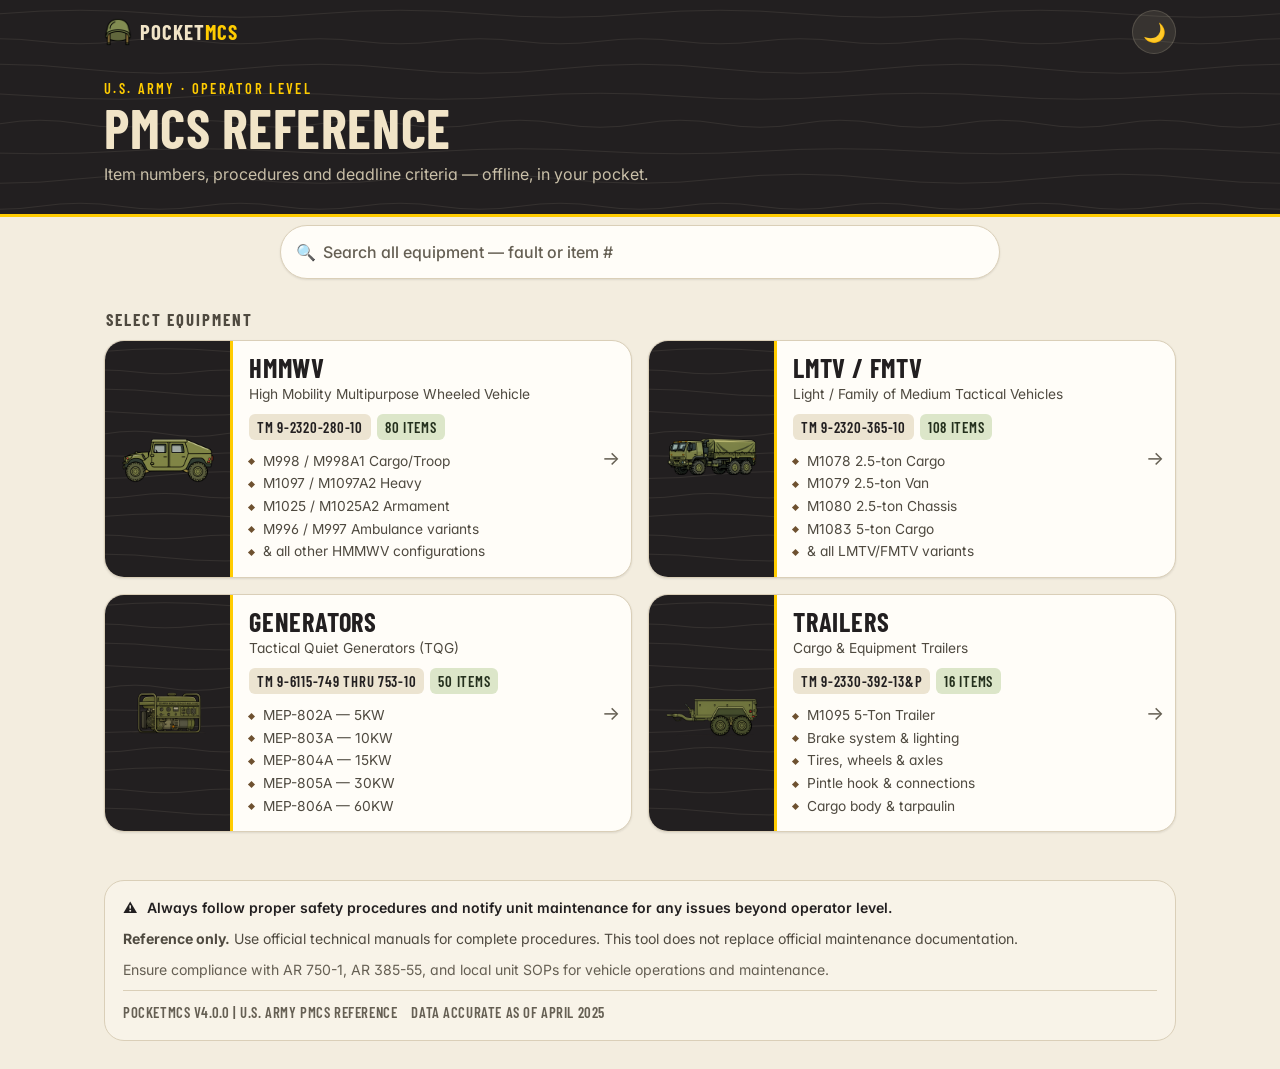
<file: index.html>
<!DOCTYPE html>
<html lang="en">

<head>
    <meta charset="UTF-8">
    <meta name="viewport" content="width=device-width, initial-scale=1, viewport-fit=cover">
    <title>PocketMCS</title>
    <meta name="description" content="Pocket PMCS reference for HMMWV, LMTV/FMTV, Tactical Quiet Generators and M1095 trailers — find item numbers fast.">
    <meta name="theme-color" content="#221F20">
    <meta name="mobile-web-app-capable" content="yes">
    <meta name="apple-mobile-web-app-capable" content="yes">
    <meta name="apple-mobile-web-app-status-bar-style" content="default">
    <meta name="apple-mobile-web-app-title" content="PocketMCS">
    <link rel="manifest" href="manifest.webmanifest">
    <link rel="icon" href="icons/icon-192.png" type="image/png">
    <link rel="apple-touch-icon" href="icons/apple-touch-icon.png">
    <link rel="preconnect" href="https://fonts.googleapis.com">
    <link rel="preconnect" href="https://fonts.gstatic.com" crossorigin>
    <link rel="stylesheet" href="https://fonts.googleapis.com/css2?family=Barlow+Condensed:wght@600;700&family=Inter:wght@400;500;600;700&display=swap">
    <link rel="stylesheet" href="css/tokens.css">
    <link rel="stylesheet" href="css/base.css">
    <link rel="stylesheet" href="css/components.css">
</head>

<body class="home-page">
    <script>try{if(localStorage.getItem('pocketmcs-darkmode')==='true')document.body.classList.add('dark-mode')}catch(e){}</script>
    <header class="masthead masthead-home">
        <div class="container">
            <div class="masthead-bar">
                <a href="index.html" class="wordmark" aria-label="PocketMCS home" aria-current="page">
                    <img src="images/military-hat.png" alt="" class="wordmark-icon">
                    <span class="wordmark-text">Pocket<b>MCS</b></span>
                </a>
                <button id="darkModeToggle" class="masthead-btn dark-mode-toggle" type="button" title="Toggle Dark Mode" aria-label="Toggle dark mode" aria-pressed="false">🌙</button>
            </div>
            <div class="masthead-hero">
                <p class="masthead-eyebrow">U.S. Army · Operator Level</p>
                <h1 class="masthead-title">PMCS Reference</h1>
                <p class="masthead-sub">Item numbers, procedures and deadline criteria — offline, in your pocket.</p>
            </div>
        </div>
    </header>

    <!-- Category Selection -->
    <main class="home-main">
        <div class="container">
            <div class="home-search" role="search">
                <div class="searchbar">
                    <span class="searchbar-icon" aria-hidden="true">🔍</span>
                    <input type="search" id="globalSearch" class="home-search-input" enterkeyhint="search" autocomplete="off"
                        autocorrect="off" autocapitalize="off" spellcheck="false" placeholder="Search all equipment — fault or item #"
                        aria-label="Search all equipment by fault, part, or item number" aria-controls="globalResults">
                    <button class="searchbar-clear" id="globalClear" type="button" aria-label="Clear search" hidden>✕</button>
                </div>
            </div>

            <div class="home-results" id="globalResults" aria-live="polite" hidden></div>

            <h2 class="home-section-label" id="equipmentLabel">Select equipment</h2>
            <div class="category-grid" aria-labelledby="equipmentLabel">

                <a href="humvee.html" class="category-card">
                    <div class="category-icon-wrap">
                        <img src="images/humvee.png" alt="HMMWV" class="category-img">
                    </div>
                    <div class="category-body">
                        <h3 class="category-title">HMMWV</h3>
                        <p class="category-subtitle">High Mobility Multipurpose Wheeled Vehicle</p>
                        <p class="category-meta"><span class="category-tm">TM 9-2320-280-10</span><span class="category-count">80 items</span></p>
                        <ul class="category-models">
                            <li>M998 / M998A1 Cargo/Troop</li>
                            <li>M1097 / M1097A2 Heavy</li>
                            <li>M1025 / M1025A2 Armament</li>
                            <li>M996 / M997 Ambulance variants</li>
                            <li>&amp; all other HMMWV configurations</li>
                        </ul>
                    </div>
                    <div class="category-arrow">&#8594;</div>
                </a>

                <a href="lmtv.html" class="category-card">
                    <div class="category-icon-wrap">
                        <img src="images/lmtv.png" alt="LMTV / FMTV" class="category-img">
                    </div>
                    <div class="category-body">
                        <h3 class="category-title">LMTV / FMTV</h3>
                        <p class="category-subtitle">Light / Family of Medium Tactical Vehicles</p>
                        <p class="category-meta"><span class="category-tm">TM 9-2320-365-10</span><span class="category-count">108 items</span></p>
                        <ul class="category-models">
                            <li>M1078 2.5-ton Cargo</li>
                            <li>M1079 2.5-ton Van</li>
                            <li>M1080 2.5-ton Chassis</li>
                            <li>M1083 5-ton Cargo</li>
                            <li>&amp; all LMTV/FMTV variants</li>
                        </ul>
                    </div>
                    <div class="category-arrow">&#8594;</div>
                </a>

                <a href="gen.html" class="category-card">
                    <div class="category-icon-wrap">
                        <img src="images/gen.png" alt="Generators" class="category-img">
                    </div>
                    <div class="category-body">
                        <h3 class="category-title">Generators</h3>
                        <p class="category-subtitle">Tactical Quiet Generators (TQG)</p>
                        <p class="category-meta"><span class="category-tm">TM 9-6115-749 thru 753-10</span><span class="category-count">50 items</span></p>
                        <ul class="category-models">
                            <li>MEP-802A &mdash; 5KW</li>
                            <li>MEP-803A &mdash; 10KW</li>
                            <li>MEP-804A &mdash; 15KW</li>
                            <li>MEP-805A &mdash; 30KW</li>
                            <li>MEP-806A &mdash; 60KW</li>
                        </ul>
                    </div>
                    <div class="category-arrow">&#8594;</div>
                </a>

                <a href="trailer.html" class="category-card">
                    <div class="category-icon-wrap">
                        <img src="images/trailer.png" alt="Trailers" class="category-img">
                    </div>
                    <div class="category-body">
                        <h3 class="category-title">Trailers</h3>
                        <p class="category-subtitle">Cargo &amp; Equipment Trailers</p>
                        <p class="category-meta"><span class="category-tm">TM 9-2330-392-13&amp;P</span><span class="category-count">16 items</span></p>
                        <ul class="category-models">
                            <li>M1095 5-Ton Trailer</li>
                            <li>Brake system &amp; lighting</li>
                            <li>Tires, wheels &amp; axles</li>
                            <li>Pintle hook &amp; connections</li>
                            <li>Cargo body &amp; tarpaulin</li>
                        </ul>
                    </div>
                    <div class="category-arrow">&#8594;</div>
                </a>

            </div>
        </div>
    </main>

    <!-- Footer -->
    <footer class="footer">
        <div class="container">
            <div class="footer-card">
                <p class="footer-safety"><span class="safety-icon" aria-hidden="true">⚠️</span><span>Always follow proper safety procedures and notify unit maintenance for any issues beyond operator level.</span></p>
                <p class="footer-disclaimer"><strong>Reference only.</strong> Use official technical manuals for complete procedures. This tool does not replace official maintenance documentation.</p>
                <p class="footer-compliance">Ensure compliance with AR 750-1, AR 385-55, and local unit SOPs for vehicle operations and maintenance.</p>
                <p class="footer-meta"><span>PocketMCS v4.0.0 | U.S. Army PMCS Reference</span><span>Data accurate as of April 2025</span></p>
            </div>
        </div>
    </footer>
    <script src="js/search.js"></script>
    <script src="js/shell.js"></script>
    <script src="js/home.js"></script>
</body>

</html>
</file>
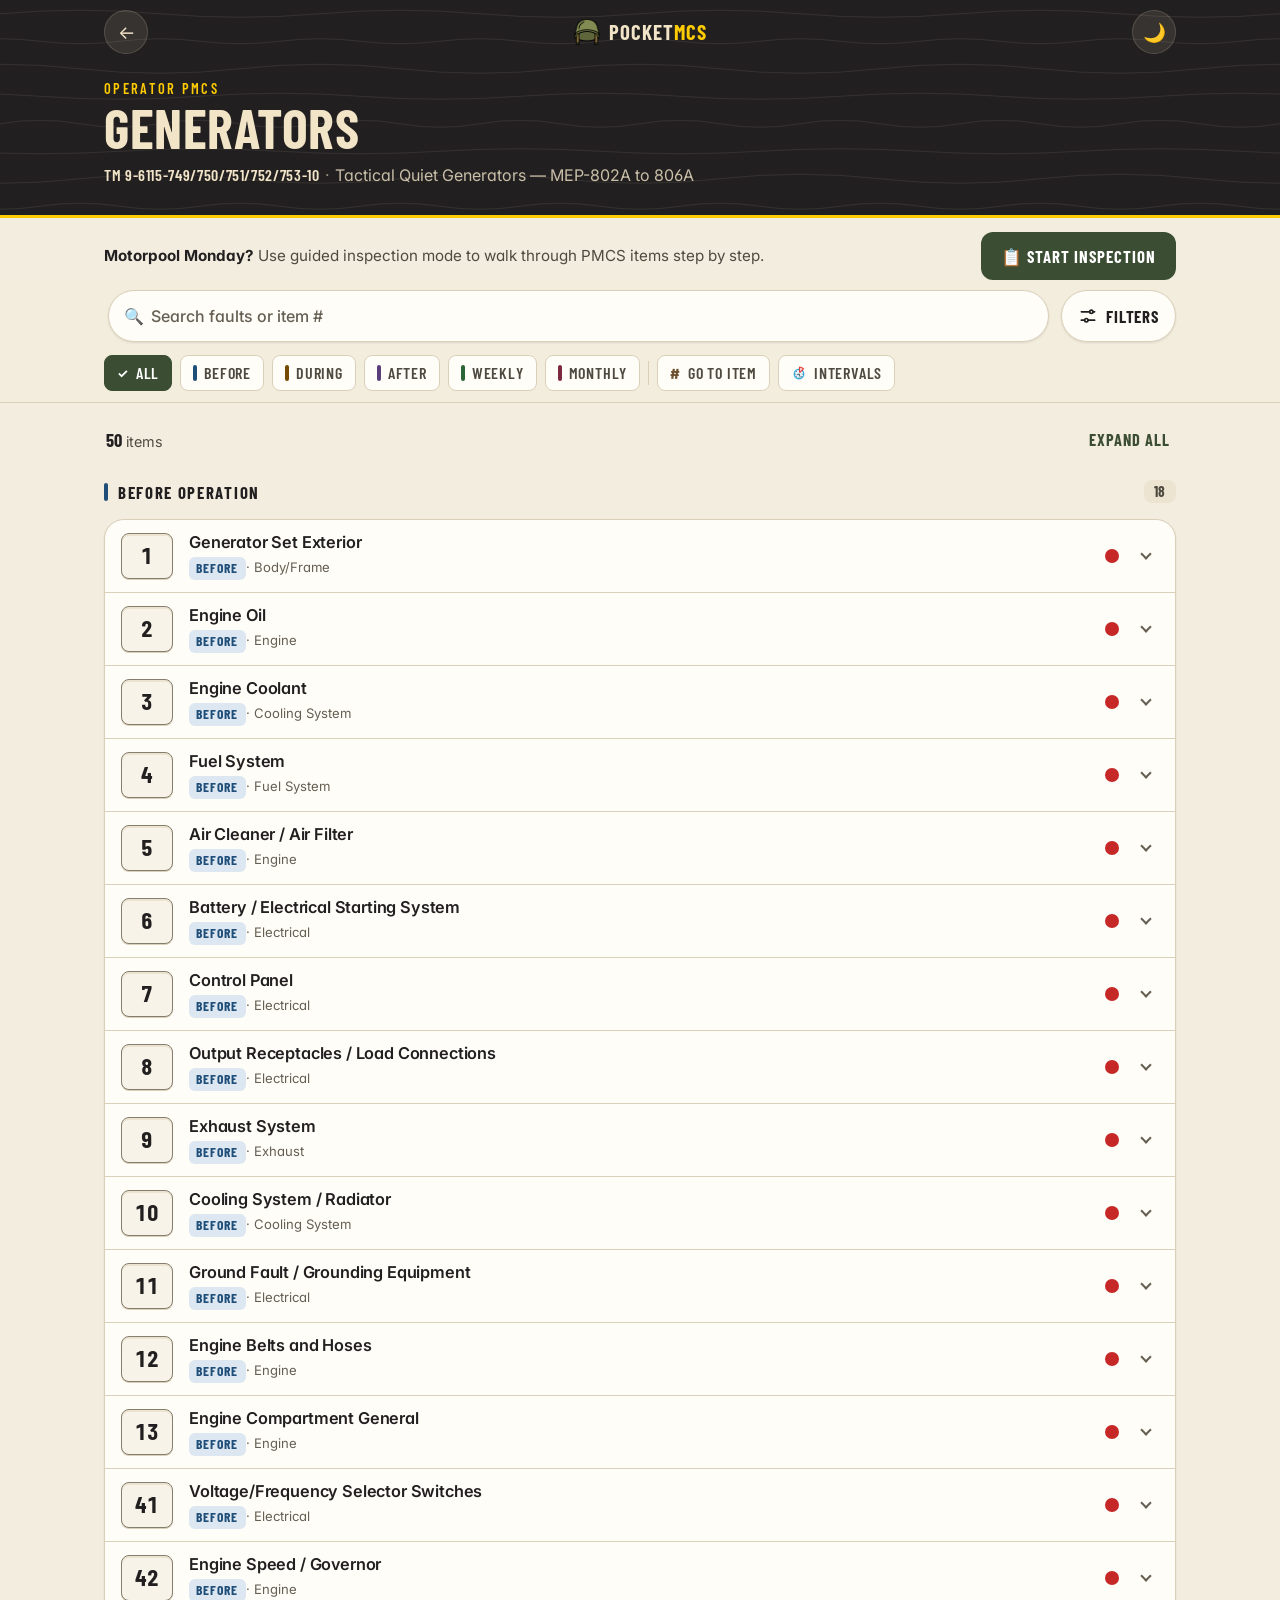
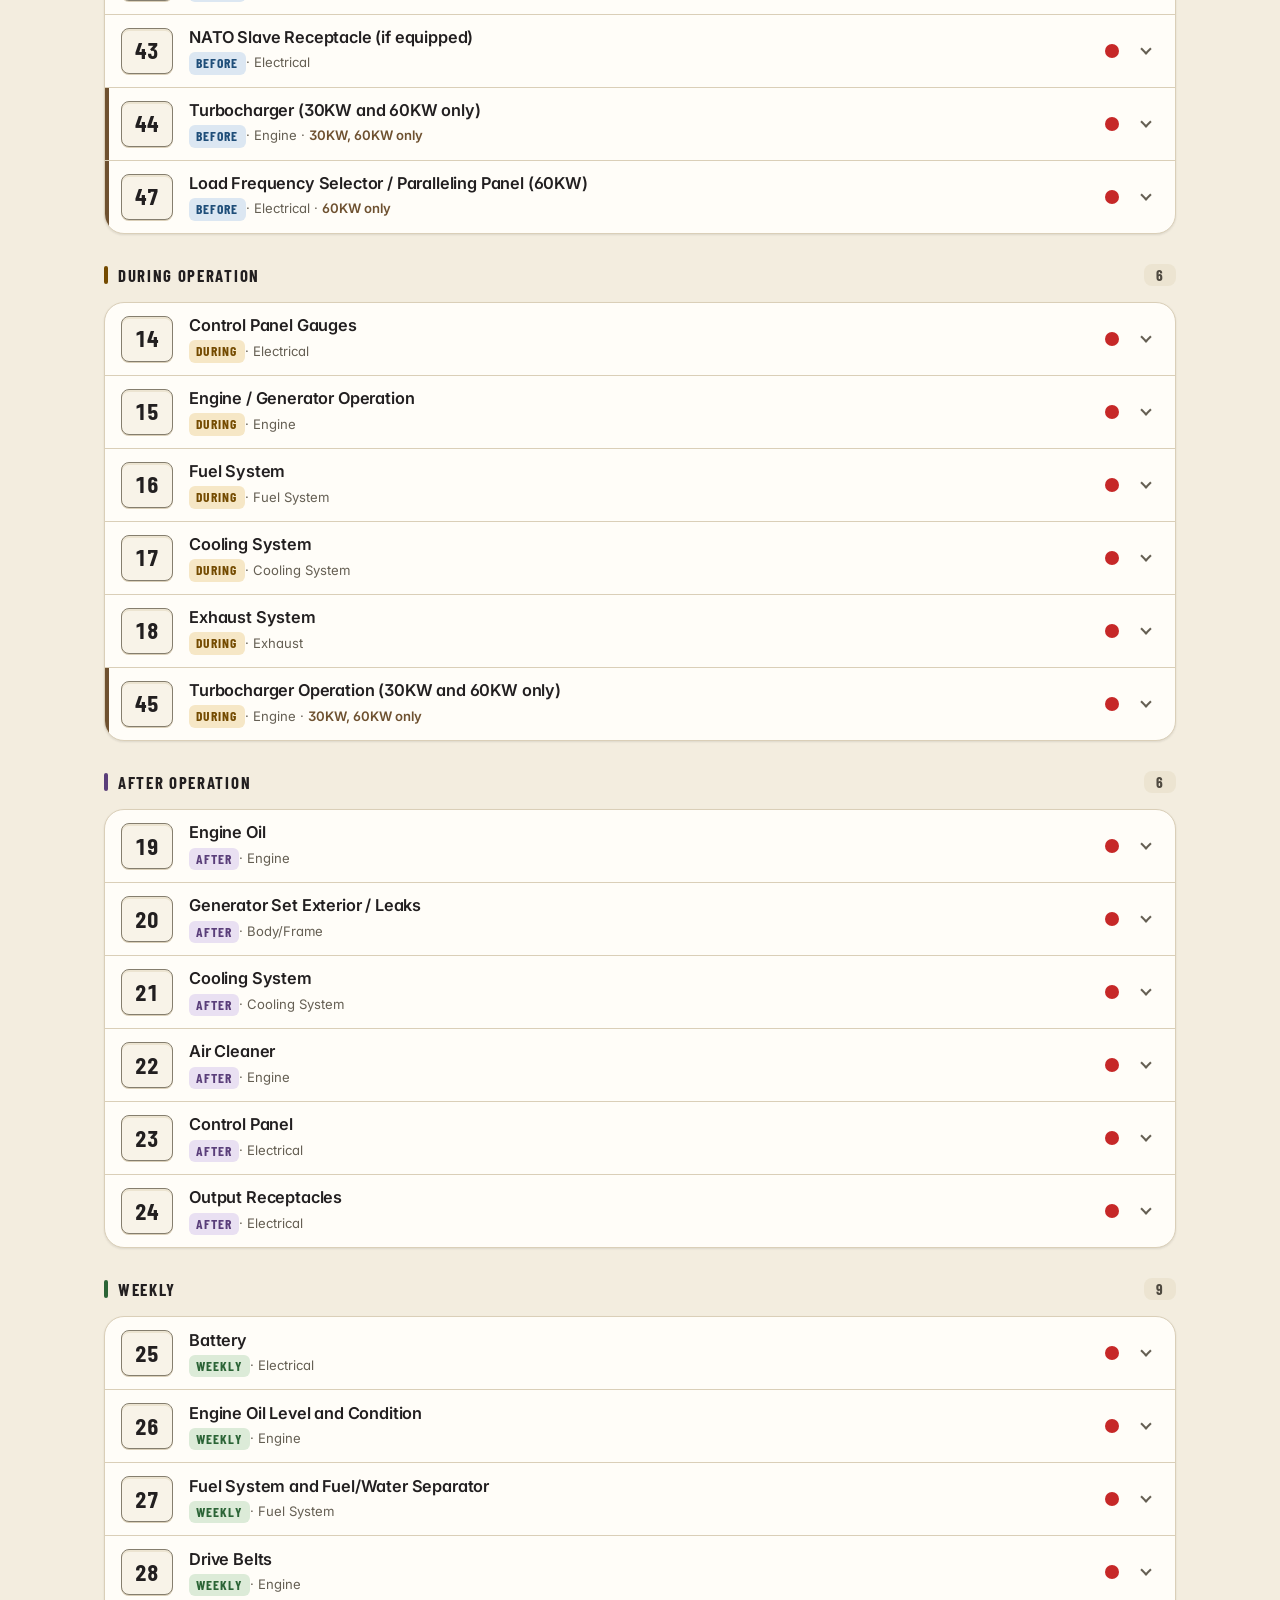
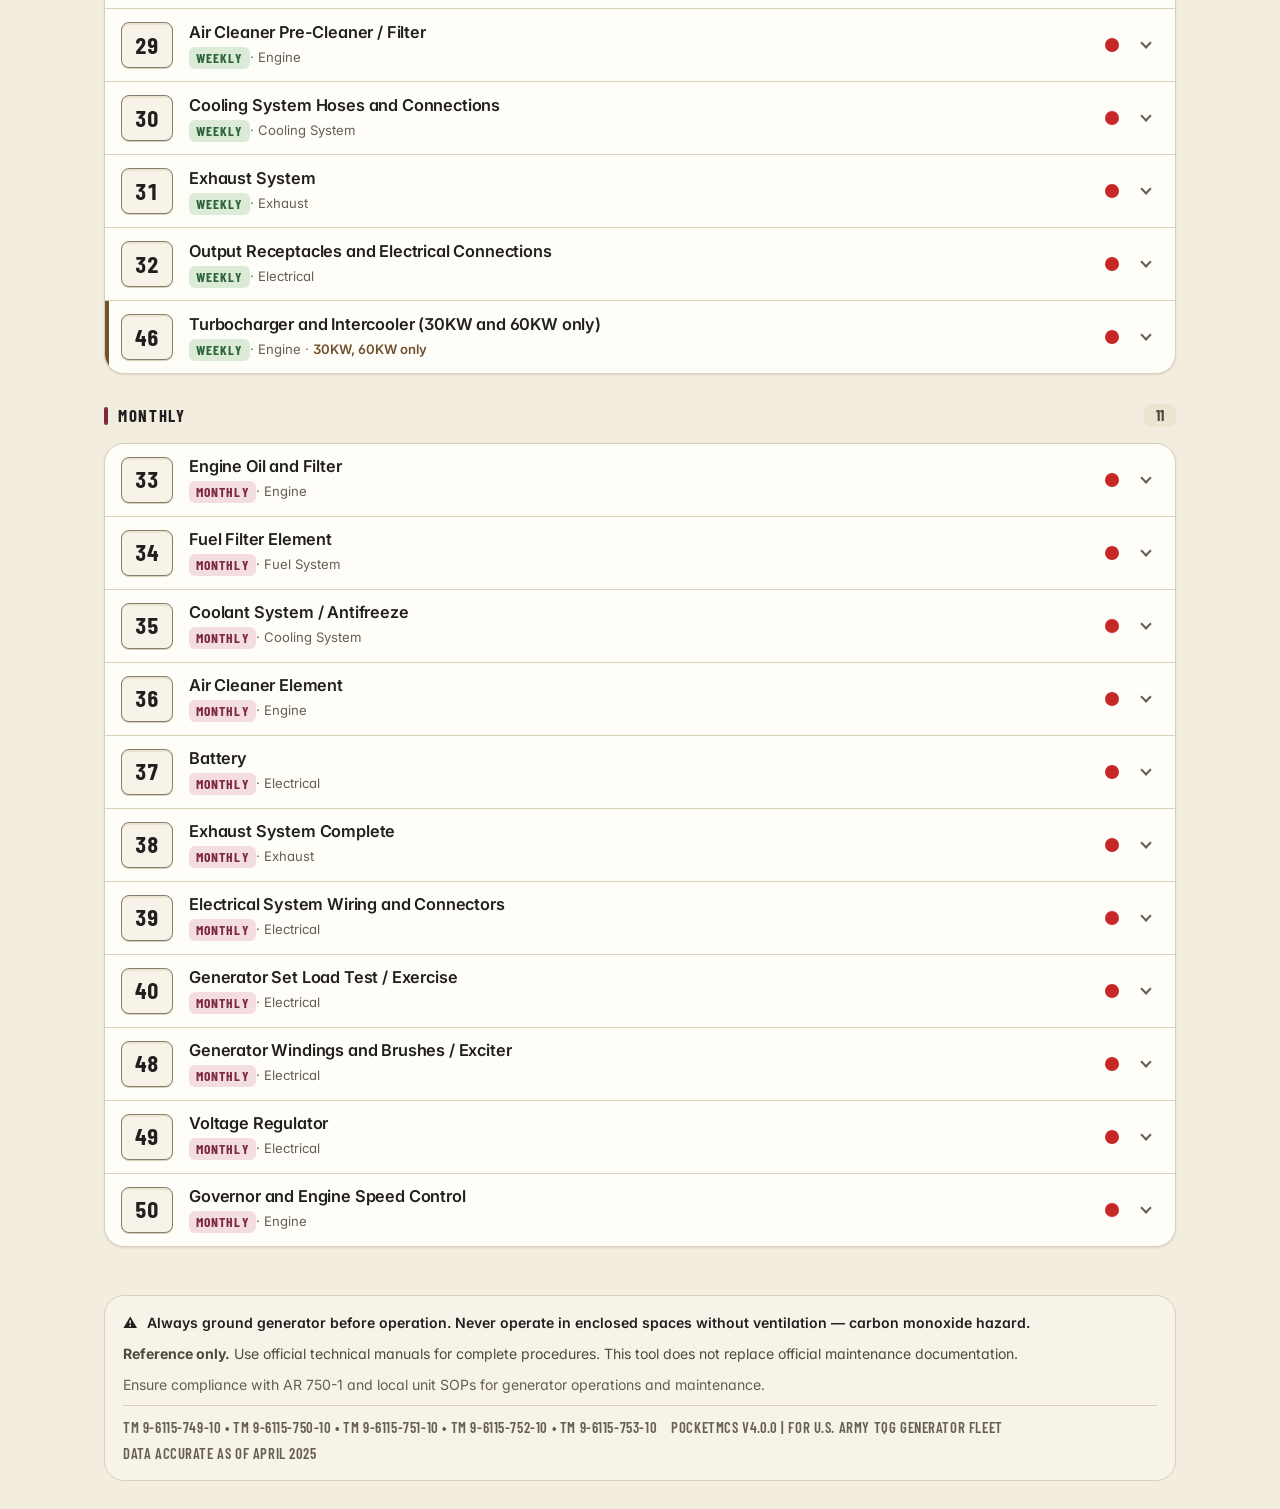
<file: gen.html>
<!DOCTYPE html>
<html lang="en">

<head>
    <meta charset="UTF-8">
    <meta name="viewport" content="width=device-width, initial-scale=1, viewport-fit=cover">
    <title>PocketMCS &mdash; Generators</title>
    <meta name="description" content="Tactical Quiet Generator PMCS lookup — item numbers, procedures and deadline criteria.">
    <meta name="theme-color" content="#221F20">
    <meta name="mobile-web-app-capable" content="yes">
    <meta name="apple-mobile-web-app-capable" content="yes">
    <meta name="apple-mobile-web-app-status-bar-style" content="default">
    <meta name="apple-mobile-web-app-title" content="PocketMCS">
    <link rel="manifest" href="manifest.webmanifest">
    <link rel="icon" href="icons/icon-192.png" type="image/png">
    <link rel="apple-touch-icon" href="icons/apple-touch-icon.png">
    <link rel="preconnect" href="https://fonts.googleapis.com">
    <link rel="preconnect" href="https://fonts.gstatic.com" crossorigin>
    <link rel="stylesheet" href="https://fonts.googleapis.com/css2?family=Barlow+Condensed:wght@600;700&family=Inter:wght@400;500;600;700&display=swap">
    <link rel="stylesheet" href="css/tokens.css">
    <link rel="stylesheet" href="css/base.css">
    <link rel="stylesheet" href="css/components.css">
</head>

<body class="equipment-page" data-platform="gen">
    <script>try{if(localStorage.getItem('pocketmcs-darkmode')==='true')document.body.classList.add('dark-mode')}catch(e){}</script>
    <a class="skip-link" href="#results">Skip to PMCS items</a>

    <header class="masthead">
        <div class="container">
            <div class="masthead-bar">
                <a href="index.html" class="masthead-btn back-btn" title="Back to Home" aria-label="Back to Home">&#8592;</a>
                <a href="index.html" class="wordmark" aria-label="PocketMCS home">
                    <img src="images/military-hat.png" alt="" class="wordmark-icon">
                    <span class="wordmark-text">Pocket<b>MCS</b></span>
                </a>
                <button id="darkModeToggle" class="masthead-btn dark-mode-toggle" type="button" title="Toggle Dark Mode" aria-label="Toggle dark mode" aria-pressed="false">🌙</button>
            </div>
            <div class="masthead-hero">
                <p class="masthead-eyebrow">Operator PMCS</p>
                <h1 class="masthead-title">Generators</h1>
                <p class="masthead-sub"><span class="tm-tag">TM 9-6115-749/750/751/752/753-10</span><span class="masthead-dot" aria-hidden="true">·</span>Tactical Quiet Generators — MEP-802A to 806A</p>
            </div>
        </div>
    </header>
    <div class="header-sentinel" aria-hidden="true"></div>

    <!-- Inspection Strip -->
    <div class="inspection-strip">
        <div class="container">
            <p class="inspection-strip-text"><strong>Motorpool Monday?</strong> Use guided inspection mode to walk through PMCS items step by step.</p>
            <button class="start-inspection-btn" id="startInspectionBtn">📋 Start Inspection</button>
        </div>
    </div>

    <!-- Sticky app bar: search + quick filters -->
    <div class="appbar" id="appbar">
        <div class="appbar-top">
            <div class="container">
                <div class="appbar-row">
                    <a href="index.html" class="appbar-back" aria-label="Back to Home">&#8592;</a>
                    <div class="searchbar" role="search">
                        <span class="searchbar-icon" aria-hidden="true">🔍</span>
                        <input type="search" id="searchInput" enterkeyhint="search" autocomplete="off" autocorrect="off"
                            autocapitalize="off" spellcheck="false" placeholder="Search faults or item #"
                            aria-label="Search Generators PMCS by fault, part, or item number" aria-controls="searchPanel" aria-expanded="false">
                        <button class="searchbar-clear" id="searchClear" type="button" aria-label="Clear search" hidden>✕</button>
                    </div>
                    <button class="filter-btn" id="filterBtn" type="button" aria-haspopup="dialog" aria-label="Filters">
                        <svg viewBox="0 0 24 24" aria-hidden="true"><path d="M4 7h10M18 7h2M4 17h4M12 17h8"/><circle cx="16" cy="7" r="2"/><circle cx="10" cy="17" r="2"/></svg>
                        <span class="filter-btn-label">Filters</span>
                        <span class="filter-badge" id="filterBadge" hidden>0</span>
                    </button>
                </div>
            </div>
            <div class="appbar-progress" id="scrollProgress"></div>
        </div>
        <div class="appbar-chips">
            <div class="container">
                <div class="chiprow" id="chipRow" role="toolbar" aria-label="Quick filters"></div>
            </div>
        </div>
        <div class="search-panel" id="searchPanel" hidden></div>
    </div>
    <main class="main-content" id="main">
        <div class="container">
            <div class="variant-banner" id="variantBanner" hidden></div>
            <div class="results-meta" id="resultsMeta" aria-live="polite"></div>
            <div class="results-list" id="results" tabindex="-1"></div>
            <div class="no-results" id="noResults" hidden></div>
        </div>
    </main>

    <nav class="index-rail" id="indexRail" aria-hidden="true" hidden></nav>
    <button class="fab" id="backToTop" type="button" aria-label="Back to top">&#8593;</button>

    <!-- PMCS Intervals Modal -->
    <div id="intervalInfoModal" class="modal" style="display: none;">
        <div class="modal-content">
            <div class="modal-header">
                <h3>PMCS Interval Guidelines</h3>
                <span class="close-btn" id="closeIntervalModal">&times;</span>
            </div>
            <div class="modal-body">
                <div class="interval-info-content">
                    <p class="intro-text">Generator PMCS involves checks at various intervals to ensure operational readiness:</p>
                    <div class="interval-item"><div class="interval-badge interval-before">Before</div><div class="interval-description"><strong>Before Operation Checks</strong><p>Performed before starting the generator. Identify fuel, oil, and electrical issues before operation begins.</p></div></div>
                    <div class="interval-item"><div class="interval-badge interval-during">During</div><div class="interval-description"><strong>During Operation Checks</strong><p>Monitor voltage, frequency, temperature, and load while the generator is running.</p></div></div>
                    <div class="interval-item"><div class="interval-badge interval-after">After</div><div class="interval-description"><strong>After Operation Checks</strong><p>Performed after shutdown. Check for new leaks, fuel level, cable condition, and secure all panels.</p></div></div>
                    <div class="interval-item"><div class="interval-badge interval-weekly">Weekly</div><div class="interval-description"><strong>Weekly Checks</strong><p>More detailed inspection of batteries, fuel filters, belts, and cleaning requirements.</p></div></div>
                    <div class="interval-item"><div class="interval-badge interval-monthly">Monthly</div><div class="interval-description"><strong>Monthly Checks</strong><p>Comprehensive service including oil change, fuel filter replacement, load test, and full system inspection.</p></div></div>
                    <div class="note-section"><p><strong>Note:</strong> Always refer to the applicable TM for complete PMCS requirements and hour-based service intervals.</p></div>
                </div>
            </div>
            <div class="modal-footer"><button id="closeIntervalModalBtn" class="btn btn-primary">Got It!</button></div>
        </div>
    </div>

    <!-- Generator Info Modal -->
    <div id="vehicleInfoModal" class="modal" style="display: none;">
        <div class="modal-content">
            <div class="modal-header">
                <h3>Generator Information</h3>
                <span class="close-btn" id="closeVehicleInfoModal">&times;</span>
            </div>
            <div class="modal-body">
                <div id="vehicleInfoDetails" class="vehicle-info-details"></div>
            </div>
            <div class="modal-footer"><button id="closeVehicleInfoModalBtn" class="btn btn-primary">Close</button></div>
        </div>
    </div>

    <!-- Footer -->
    <footer class="footer">
        <div class="container">
            <div class="footer-card">
                <p class="footer-safety"><span class="safety-icon" aria-hidden="true">⚠️</span><span>Always ground generator before operation. Never operate in enclosed spaces without ventilation — carbon monoxide hazard.</span></p>
                <p class="footer-disclaimer"><strong>Reference only.</strong> Use official technical manuals for complete procedures. This tool does not replace official maintenance documentation.</p>
                <p class="footer-compliance">Ensure compliance with AR 750-1 and local unit SOPs for generator operations and maintenance.</p>
                <p class="footer-meta"><span>TM 9-6115-749-10 &bull; TM 9-6115-750-10 &bull; TM 9-6115-751-10 &bull; TM 9-6115-752-10 &bull; TM 9-6115-753-10</span><span>PocketMCS v4.0.0 | For U.S. Army TQG Generator Fleet</span><span>Data accurate as of April 2025</span></p>
            </div>
        </div>
    </footer>

    <!-- Inspection Setup Modal -->
    <div id="inspectionSetupModal" class="modal" style="display:none;" role="dialog" aria-modal="true" aria-labelledby="inspSetupTitle">
        <div class="modal-content" style="max-width:560px;">
            <div class="modal-header">
                <h3 id="inspSetupTitle">📋 Start PMCS Inspection</h3>
                <button class="close-btn" id="closeInspSetup" aria-label="Close inspection setup">&times;</button>
            </div>
            <div class="modal-body">
                <p class="modal-intro">Select which intervals to include. Current vehicle/system filters will apply.</p>
                <div class="insp-setup-options">
                    <button class="insp-setup-btn" data-intervals="before">
                        <span class="insp-setup-icon">🔍</span>
                        <strong>Before Operation</strong>
                        <span>Daily check before use</span>
                    </button>
                    <button class="insp-setup-btn" data-intervals="before,weekly">
                        <span class="insp-setup-icon">📅</span>
                        <strong>Before + Weekly</strong>
                        <span>Motorpool Monday</span>
                    </button>
                    <button class="insp-setup-btn" data-intervals="before,weekly,monthly">
                        <span class="insp-setup-icon">📆</span>
                        <strong>Before + Weekly + Monthly</strong>
                        <span>First-of-month full inspection</span>
                    </button>
                    <button class="insp-setup-btn" data-intervals="after">
                        <span class="insp-setup-icon">✅</span>
                        <strong>After Operation</strong>
                        <span>Post-mission check</span>
                    </button>
                </div>
                <div class="insp-setup-note">
                    💡 Tip: Items are shown in TM sequence order. Mark each item PASS, DEFICIENCY, or SKIP. A summary with all deficiencies is shown at the end.
                </div>
            </div>
        </div>
    </div>

    <!-- Inspection Overlay (full-screen guided mode) -->
    <div id="inspectionMode" class="inspection-overlay" style="display:none;" role="dialog" aria-modal="true" aria-labelledby="inspectionIntervalLabel">
        <div class="inspection-topbar">
            <div class="inspection-topbar-row">
                <div class="inspection-title-row">
                    <button class="exit-inspection-btn" id="exitInspectionBtn" aria-label="Exit inspection mode">✕ Exit</button>
                    <button class="insp-back-btn" id="inspBackBtn" type="button" aria-label="Previous item" hidden><span class="insp-back-icon" aria-hidden="true"></span><span class="insp-back-label">Back</span></button>
                    <span id="inspectionIntervalLabel" class="insp-interval-pill">BEFORE</span>
                </div>
                <span id="inspectionCounter" class="insp-counter">Item 1 of 0</span>
            </div>
            <div class="insp-progress-bar">
                <div id="inspectionProgressFill" class="insp-progress-fill" style="width:0%"></div>
            </div>
        </div>
        <div class="inspection-content" id="inspectionContent">
            <!-- Item rendered by JS -->
        </div>
        <div class="inspection-actions" id="inspectionActions">
            <button class="insp-action-btn insp-pass" id="inspPass">
                <span class="insp-btn-icon">✅</span>
                <span class="insp-btn-label">PASS</span>
            </button>
            <button class="insp-action-btn insp-deficiency" id="inspDeficiency">
                <span class="insp-btn-icon">⚠️</span>
                <span class="insp-btn-label">DEFICIENCY</span>
            </button>
            <button class="insp-action-btn insp-skip" id="inspSkip">
                <span class="insp-btn-icon">⏭</span>
                <span class="insp-btn-label">SKIP</span>
            </button>
        </div>
    </div>

    <script src="js/search.js"></script>
    <script src="data/gen.js"></script>
    <script src="js/shell.js"></script>
    <script src="js/app.js"></script>
</body>

</html>
</file>
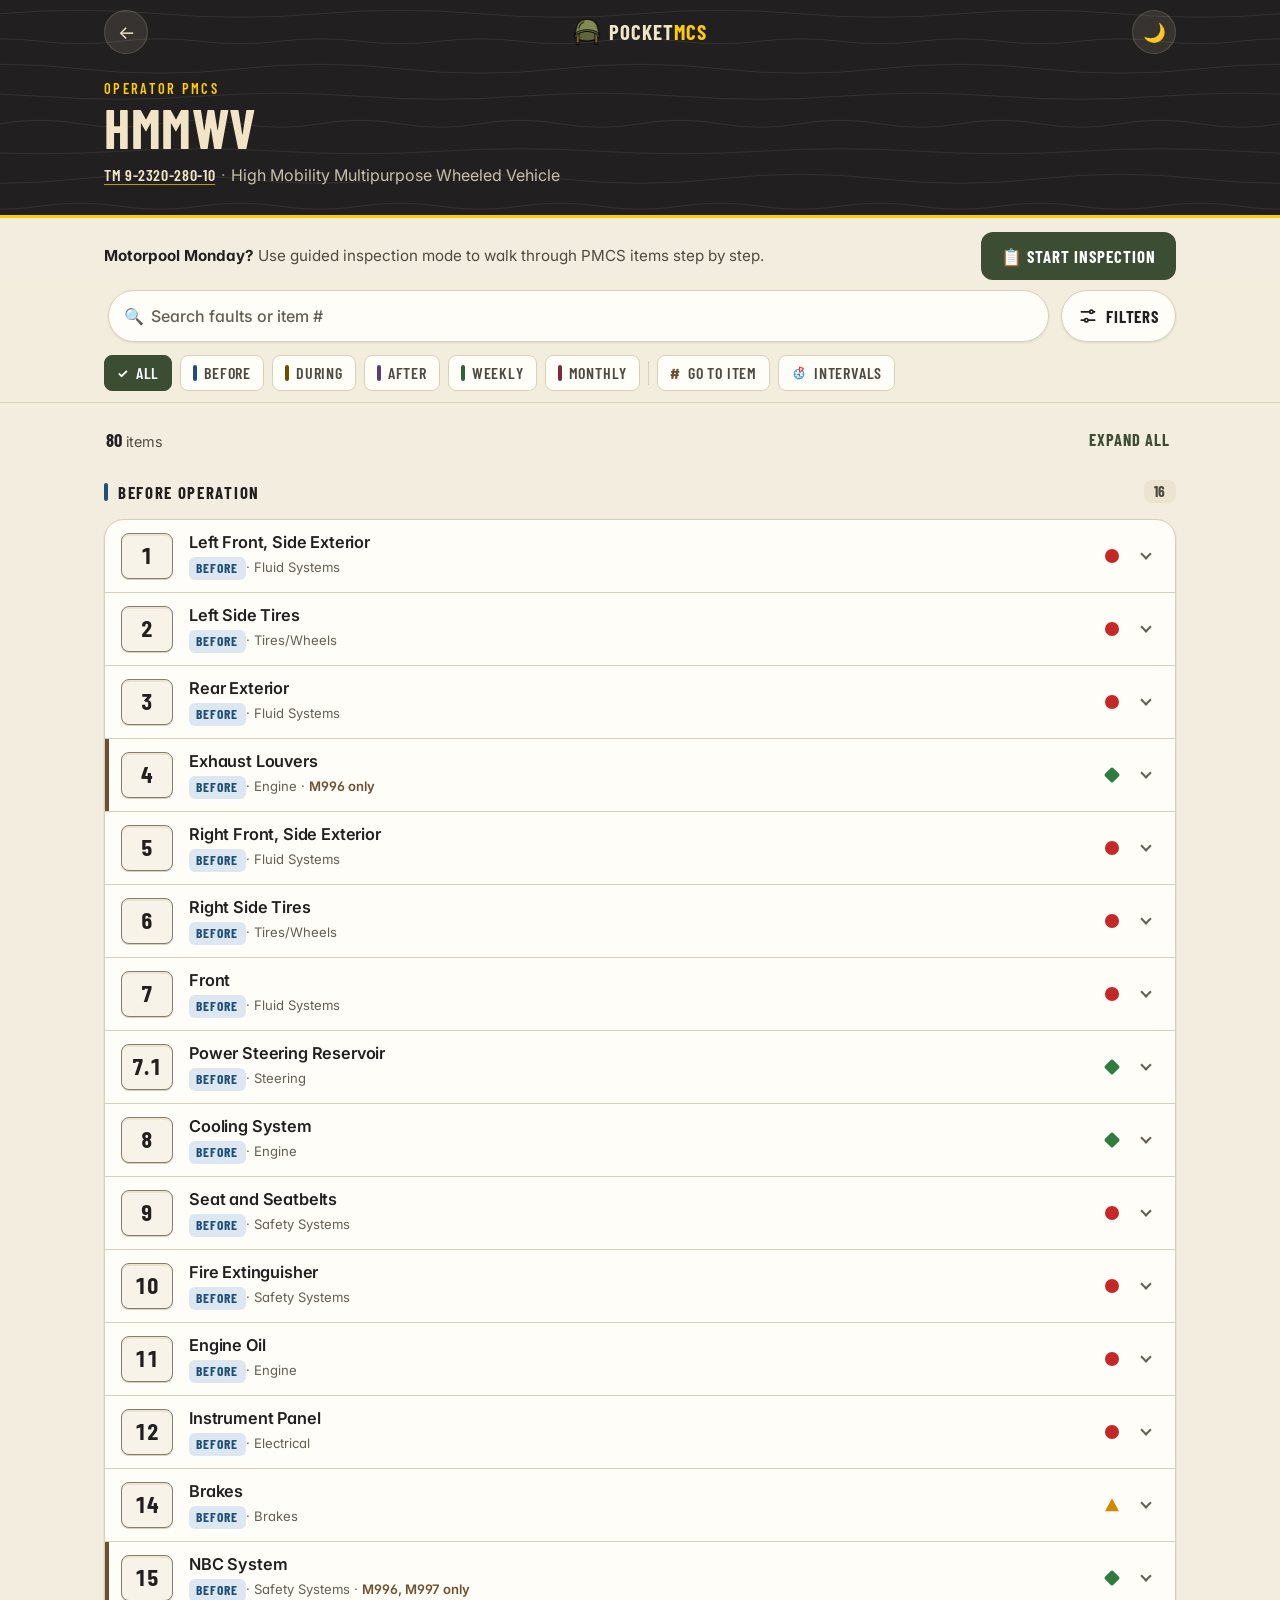
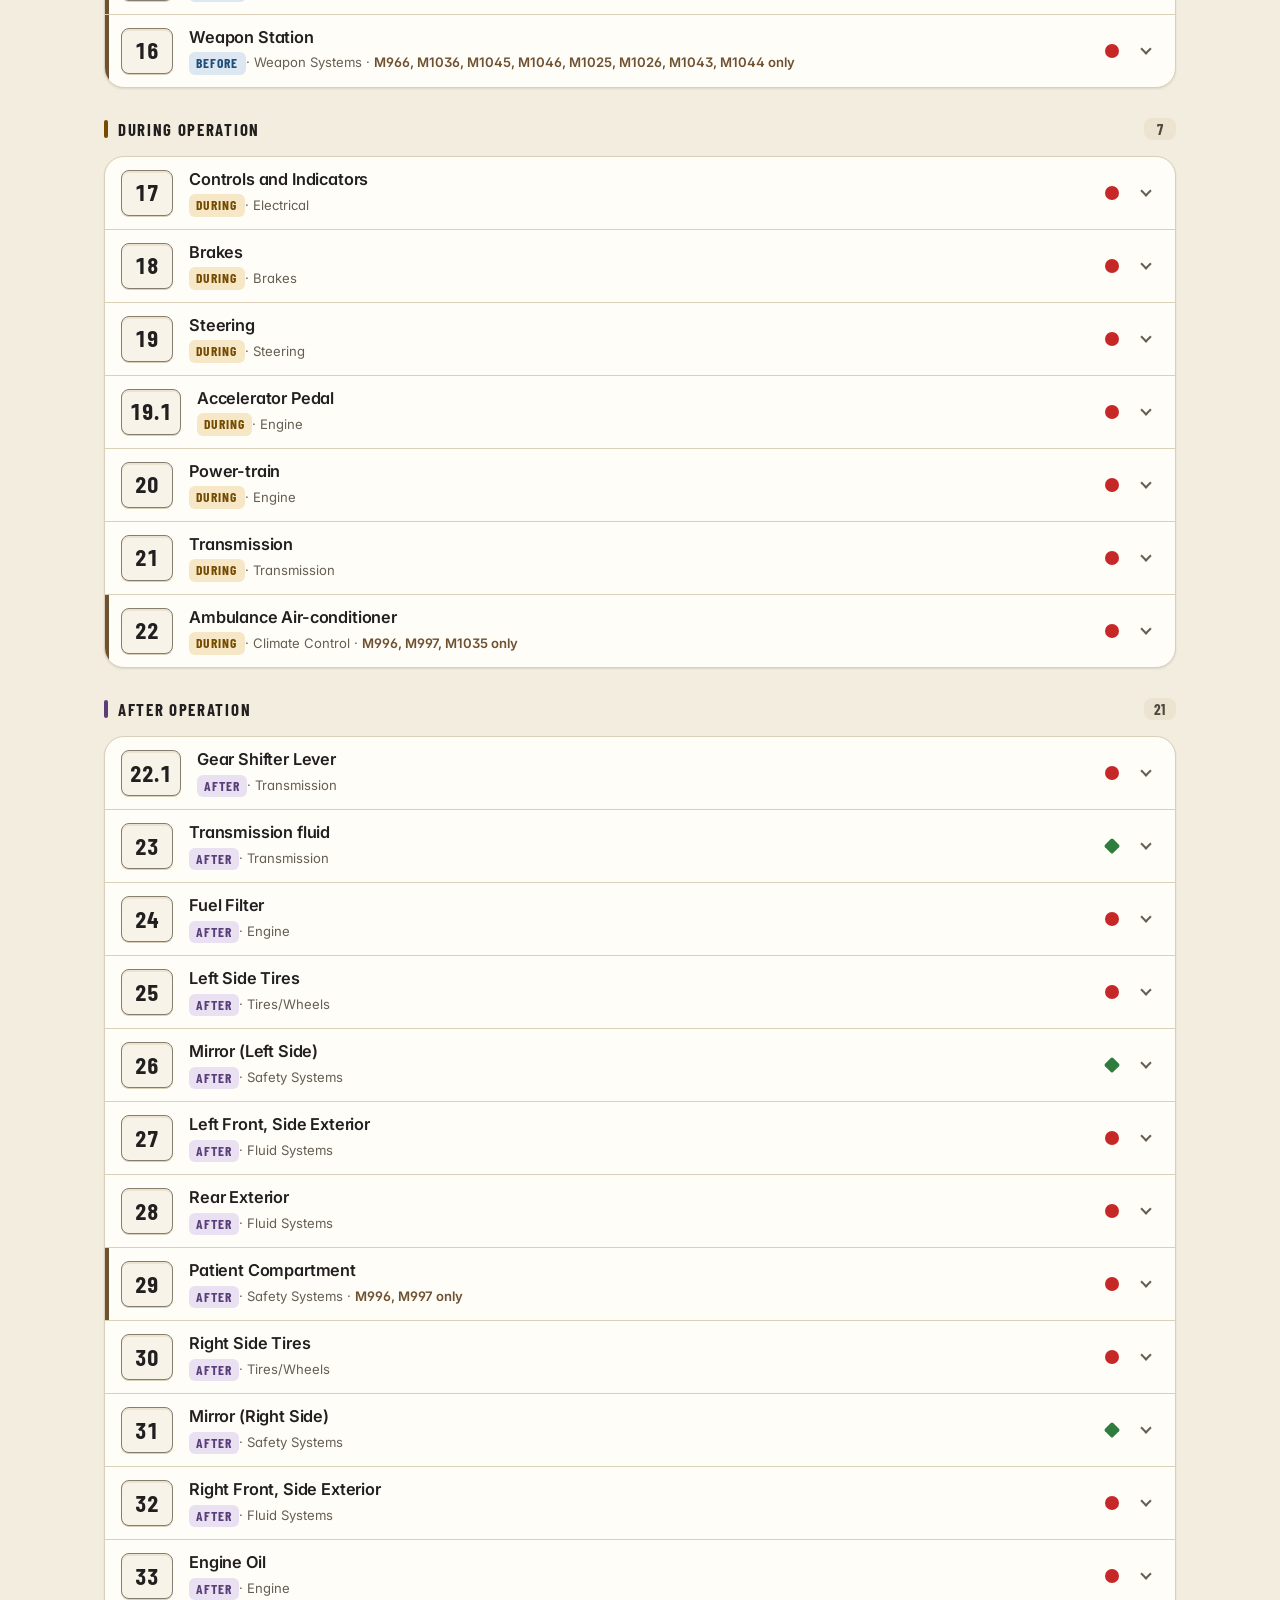
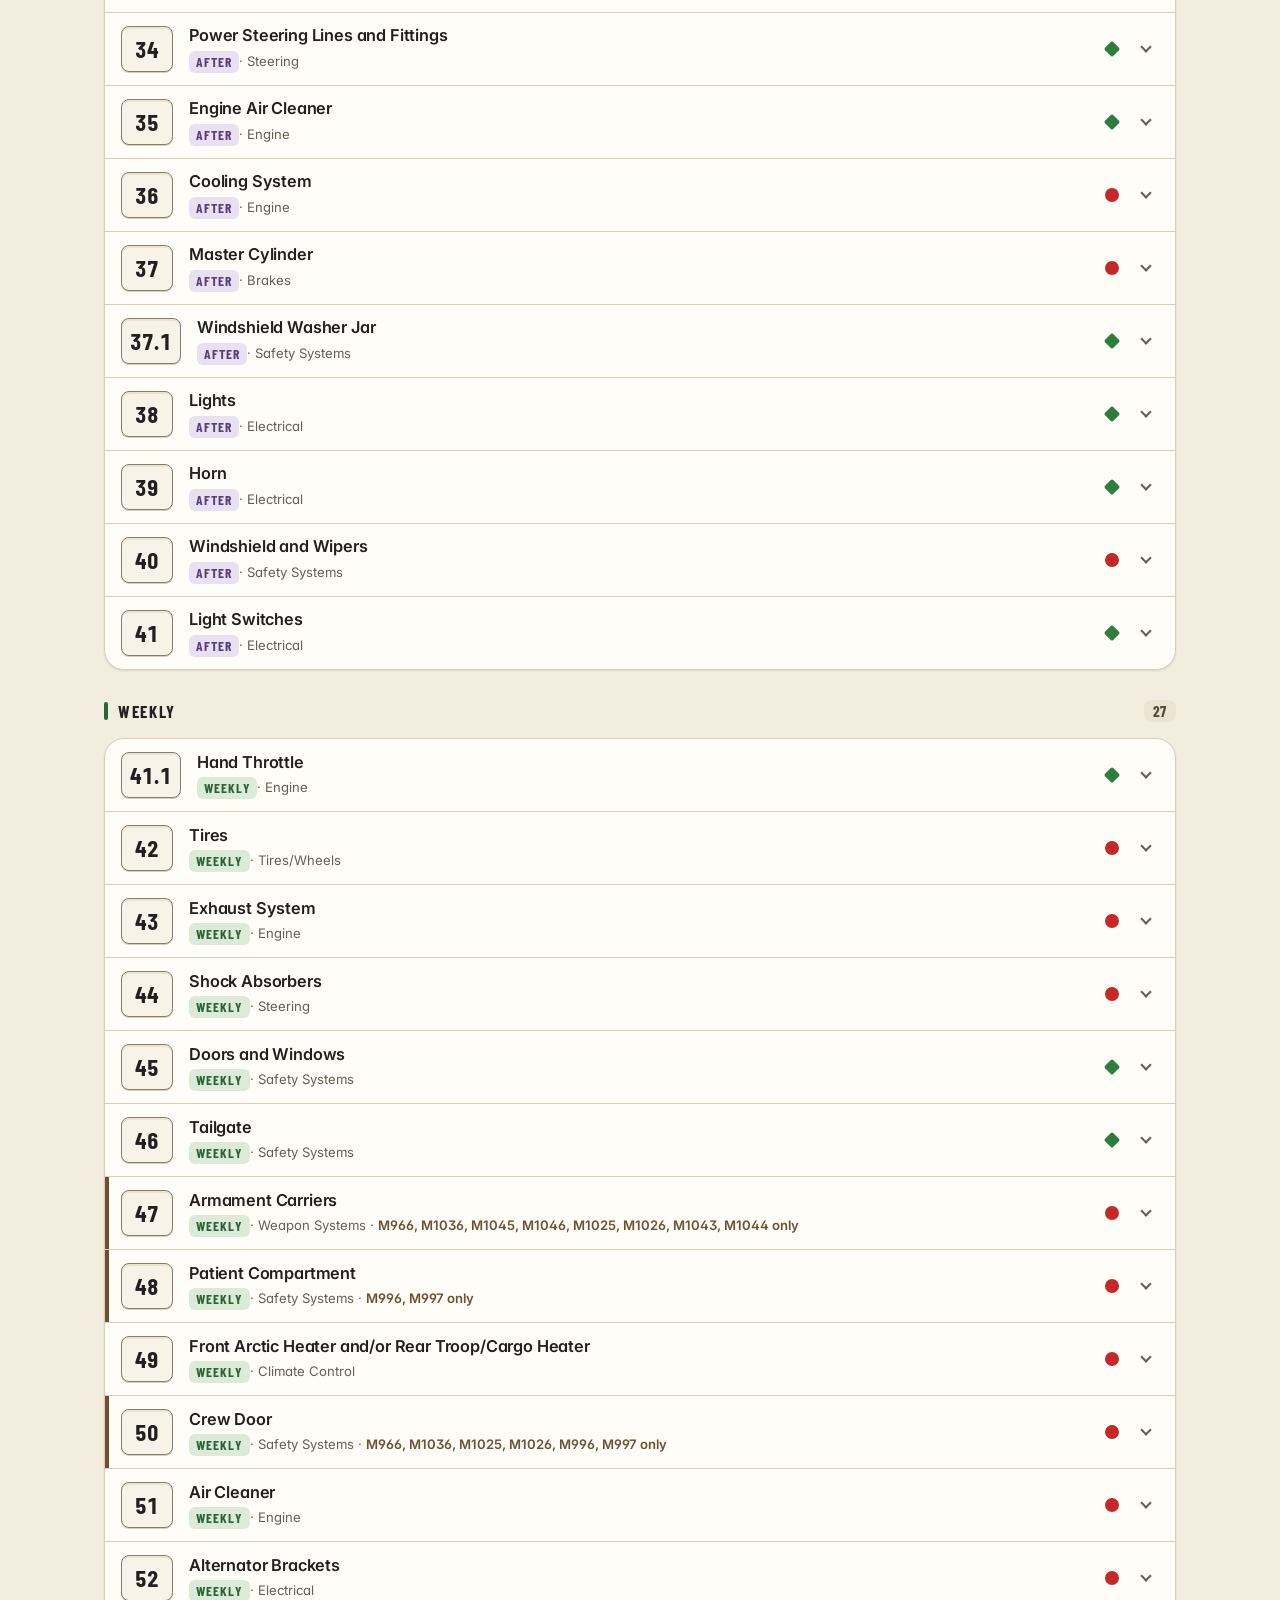
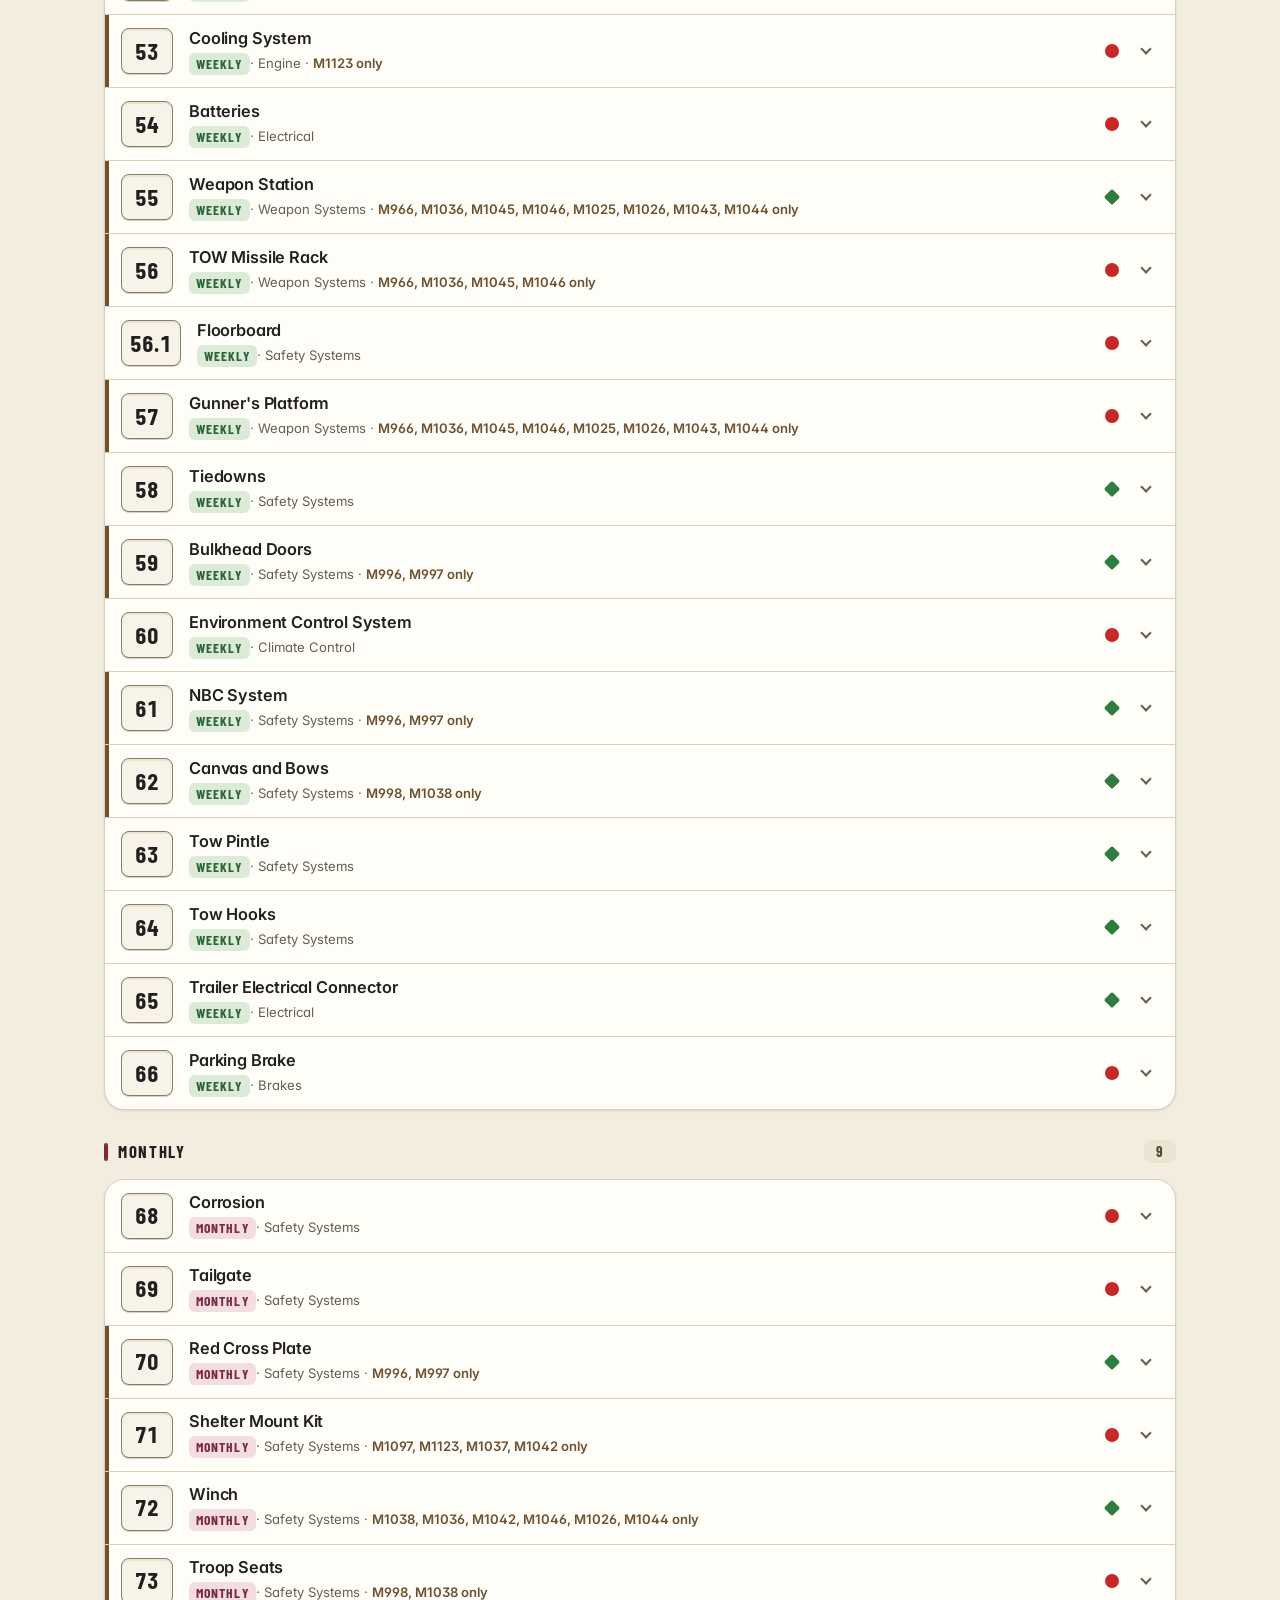
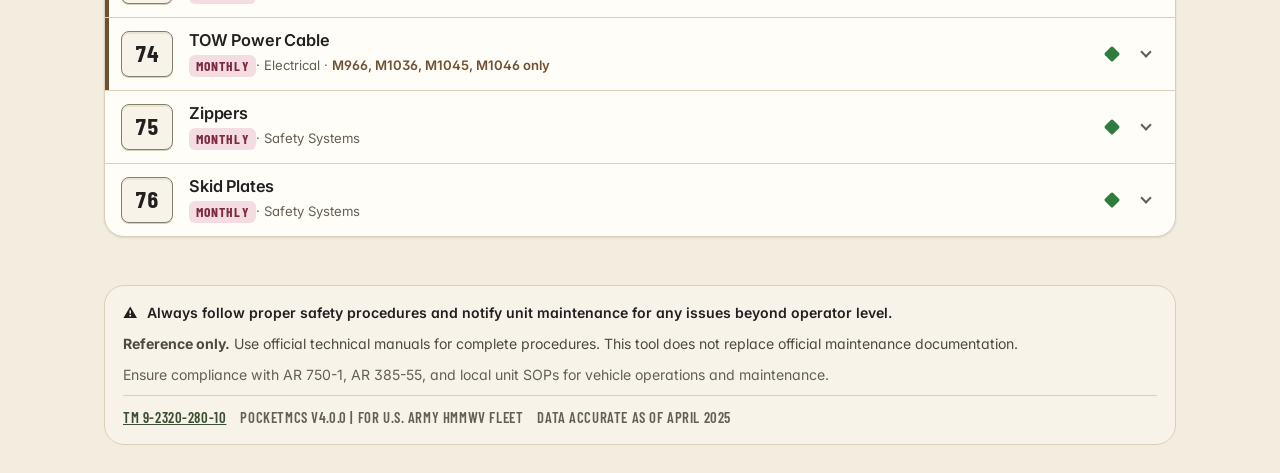
<file: humvee.html>
<!DOCTYPE html>
<html lang="en">

<head>
    <meta charset="UTF-8">
    <meta name="viewport" content="width=device-width, initial-scale=1, viewport-fit=cover">
    <title>PocketMCS &mdash; HMMWV</title>
    <meta name="description" content="HMMWV PMCS lookup — TM 9-2320-280-10 item numbers, procedures and deadline criteria.">
    <meta name="theme-color" content="#221F20">
    <meta name="mobile-web-app-capable" content="yes">
    <meta name="apple-mobile-web-app-capable" content="yes">
    <meta name="apple-mobile-web-app-status-bar-style" content="default">
    <meta name="apple-mobile-web-app-title" content="PocketMCS">
    <link rel="manifest" href="manifest.webmanifest">
    <link rel="icon" href="icons/icon-192.png" type="image/png">
    <link rel="apple-touch-icon" href="icons/apple-touch-icon.png">
    <link rel="preconnect" href="https://fonts.googleapis.com">
    <link rel="preconnect" href="https://fonts.gstatic.com" crossorigin>
    <link rel="stylesheet" href="https://fonts.googleapis.com/css2?family=Barlow+Condensed:wght@600;700&family=Inter:wght@400;500;600;700&display=swap">
    <link rel="stylesheet" href="css/tokens.css">
    <link rel="stylesheet" href="css/base.css">
    <link rel="stylesheet" href="css/components.css">
</head>

<body class="equipment-page" data-platform="hmmwv">
    <script>try{if(localStorage.getItem('pocketmcs-darkmode')==='true')document.body.classList.add('dark-mode')}catch(e){}</script>
    <a class="skip-link" href="#results">Skip to PMCS items</a>

    <header class="masthead">
        <div class="container">
            <div class="masthead-bar">
                <a href="index.html" class="masthead-btn back-btn" title="Back to Home" aria-label="Back to Home">&#8592;</a>
                <a href="index.html" class="wordmark" aria-label="PocketMCS home">
                    <img src="images/military-hat.png" alt="" class="wordmark-icon">
                    <span class="wordmark-text">Pocket<b>MCS</b></span>
                </a>
                <button id="darkModeToggle" class="masthead-btn dark-mode-toggle" type="button" title="Toggle Dark Mode" aria-label="Toggle dark mode" aria-pressed="false">🌙</button>
            </div>
            <div class="masthead-hero">
                <p class="masthead-eyebrow">Operator PMCS</p>
                <h1 class="masthead-title">HMMWV</h1>
                <p class="masthead-sub"><a href="https://www.nsndepot.com/Files/library/TM/HMMWV/TM-9-2320-280-10/TM-9-2320-280-10.pdf" target="_blank" rel="noopener noreferrer" class="tm-link">TM 9-2320-280-10</a><span class="masthead-dot" aria-hidden="true">·</span>High Mobility Multipurpose Wheeled Vehicle</p>
            </div>
        </div>
    </header>
    <div class="header-sentinel" aria-hidden="true"></div>

    <!-- Inspection Strip -->
    <div class="inspection-strip">
        <div class="container">
            <p class="inspection-strip-text"><strong>Motorpool Monday?</strong> Use guided inspection mode to walk through PMCS items step by step.</p>
            <button class="start-inspection-btn" id="startInspectionBtn">📋 Start Inspection</button>
        </div>
    </div>

    <!-- Sticky app bar: search + quick filters -->
    <div class="appbar" id="appbar">
        <div class="appbar-top">
            <div class="container">
                <div class="appbar-row">
                    <a href="index.html" class="appbar-back" aria-label="Back to Home">&#8592;</a>
                    <div class="searchbar" role="search">
                        <span class="searchbar-icon" aria-hidden="true">🔍</span>
                        <input type="search" id="searchInput" enterkeyhint="search" autocomplete="off" autocorrect="off"
                            autocapitalize="off" spellcheck="false" placeholder="Search faults or item #"
                            aria-label="Search HMMWV PMCS by fault, part, or item number" aria-controls="searchPanel" aria-expanded="false">
                        <button class="searchbar-clear" id="searchClear" type="button" aria-label="Clear search" hidden>✕</button>
                    </div>
                    <button class="filter-btn" id="filterBtn" type="button" aria-haspopup="dialog" aria-label="Filters">
                        <svg viewBox="0 0 24 24" aria-hidden="true"><path d="M4 7h10M18 7h2M4 17h4M12 17h8"/><circle cx="16" cy="7" r="2"/><circle cx="10" cy="17" r="2"/></svg>
                        <span class="filter-btn-label">Filters</span>
                        <span class="filter-badge" id="filterBadge" hidden>0</span>
                    </button>
                </div>
            </div>
            <div class="appbar-progress" id="scrollProgress"></div>
        </div>
        <div class="appbar-chips">
            <div class="container">
                <div class="chiprow" id="chipRow" role="toolbar" aria-label="Quick filters"></div>
            </div>
        </div>
        <div class="search-panel" id="searchPanel" hidden></div>
    </div>
    <main class="main-content" id="main">
        <div class="container">
            <div class="variant-banner" id="variantBanner" hidden></div>
            <div class="results-meta" id="resultsMeta" aria-live="polite"></div>
            <div class="results-list" id="results" tabindex="-1"></div>
            <div class="no-results" id="noResults" hidden></div>
        </div>
    </main>

    <nav class="index-rail" id="indexRail" aria-hidden="true" hidden></nav>
    <button class="fab" id="backToTop" type="button" aria-label="Back to top">&#8593;</button>

    <!-- PMCS Intervals Info Modal -->
    <div id="intervalInfoModal" class="modal" style="display: none;">
        <div class="modal-content">
            <div class="modal-header">
                <h3>PMCS Interval Guidelines</h3>
                <span class="close-btn" id="closeIntervalModal">&times;</span>
            </div>
            <div class="modal-body">
                <div class="interval-info-content">
                    <p class="intro-text">PMCS (Preventive Maintenance Checks and Services) involves checks at various
                        intervals to ensure vehicle readiness and safety:</p>

                    <div class="interval-item">
                        <div class="interval-badge interval-before">Before</div>
                        <div class="interval-description">
                            <strong>Before Operation Checks</strong>
                            <p>Required before using the vehicle. These checks identify potential safety hazards and
                                mission-critical defects before operation begins.</p>
                        </div>
                    </div>

                    <div class="interval-item">
                        <div class="interval-badge interval-during">During</div>
                        <div class="interval-description">
                            <strong>During Operation Checks</strong>
                            <p>Performed while operating the vehicle. Monitor gauges, listen for unusual sounds, and
                                check vehicle performance during use.</p>
                        </div>
                    </div>

                    <div class="interval-item">
                        <div class="interval-badge interval-after">After</div>
                        <div class="interval-description">
                            <strong>After Operation Checks</strong>
                            <p>Conducted after vehicle operation. Check for leaks, damage, or issues that may have
                                developed during use and prepare for next operation.</p>
                        </div>
                    </div>

                    <div class="interval-item">
                        <div class="interval-badge interval-weekly">Weekly</div>
                        <div class="interval-description">
                            <strong>Weekly Checks</strong>
                            <p>Performed once every 7 days. More detailed inspections of systems and components to
                                prevent breakdowns and ensure continued reliability.</p>
                        </div>
                    </div>

                    <div class="interval-item">
                        <div class="interval-badge interval-monthly">Monthly</div>
                        <div class="interval-description">
                            <strong>Monthly Checks</strong>
                            <p>Conducted once every 30 days. Comprehensive inspections and maintenance tasks to maintain
                                long-term vehicle health and mission readiness.</p>
                        </div>
                    </div>

                    <div class="note-section">
                        <p><strong>Note:</strong> Depending on specific equipment and technical manuals (TM), there may
                            also be semi-annual, annual, or bi-annual checks. Always refer to the applicable TM for
                            complete requirements.</p>
                    </div>
                </div>
            </div>
            <div class="modal-footer">
                <button id="closeIntervalModalBtn" class="btn btn-primary">Got It!</button>
            </div>
        </div>
    </div>

    <!-- Vehicle Filter Info Modal -->
    <div id="vehicleInfoModal" class="modal" style="display: none;">
        <div class="modal-content">
            <div class="modal-header">
                <h3>Vehicle Information</h3>
                <span class="close-btn" id="closeVehicleInfoModal">&times;</span>
            </div>
            <div class="modal-body">
                <div id="vehicleInfoDetails" class="vehicle-info-details">
                    <!-- Vehicle-specific information will be populated here -->
                </div>
            </div>
            <div class="modal-footer">
                <button id="closeVehicleInfoModalBtn" class="btn btn-primary">Close</button>
            </div>
        </div>
    </div>

    <!-- Footer -->
    <footer class="footer">
        <div class="container">
            <div class="footer-card">
                <p class="footer-safety"><span class="safety-icon" aria-hidden="true">⚠️</span><span>Always follow proper safety procedures and notify unit maintenance for any issues beyond operator level.</span></p>
                <p class="footer-disclaimer"><strong>Reference only.</strong> Use official technical manuals for complete procedures. This tool does not replace official maintenance documentation.</p>
                <p class="footer-compliance">Ensure compliance with AR 750-1, AR 385-55, and local unit SOPs for vehicle operations and maintenance.</p>
                <p class="footer-meta"><span><a href="https://www.nsndepot.com/Files/library/TM/HMMWV/TM-9-2320-280-10/TM-9-2320-280-10.pdf" target="_blank" rel="noopener noreferrer" class="footer-link">TM 9-2320-280-10</a></span><span>PocketMCS v4.0.0 | For U.S. Army HMMWV Fleet</span><span>Data accurate as of April 2025</span></p>
            </div>
        </div>
    </footer>

    <!-- Inspection Setup Modal -->
    <div id="inspectionSetupModal" class="modal" style="display:none;" role="dialog" aria-modal="true" aria-labelledby="inspSetupTitle">
        <div class="modal-content" style="max-width:560px;">
            <div class="modal-header">
                <h3 id="inspSetupTitle">📋 Start PMCS Inspection</h3>
                <button class="close-btn" id="closeInspSetup" aria-label="Close inspection setup">&times;</button>
            </div>
            <div class="modal-body">
                <p class="modal-intro">Select which intervals to include. Current vehicle/system filters will apply.</p>
                <div class="insp-setup-options">
                    <button class="insp-setup-btn" data-intervals="before">
                        <span class="insp-setup-icon">🔍</span>
                        <strong>Before Operation</strong>
                        <span>Daily check before use</span>
                    </button>
                    <button class="insp-setup-btn" data-intervals="before,weekly">
                        <span class="insp-setup-icon">📅</span>
                        <strong>Before + Weekly</strong>
                        <span>Motorpool Monday</span>
                    </button>
                    <button class="insp-setup-btn" data-intervals="before,weekly,monthly">
                        <span class="insp-setup-icon">📆</span>
                        <strong>Before + Weekly + Monthly</strong>
                        <span>First-of-month full inspection</span>
                    </button>
                    <button class="insp-setup-btn" data-intervals="after">
                        <span class="insp-setup-icon">✅</span>
                        <strong>After Operation</strong>
                        <span>Post-mission check</span>
                    </button>
                </div>
                <div class="insp-setup-note">
                    💡 Tip: Items are shown in TM sequence order. Mark each item PASS, DEFICIENCY, or SKIP. A summary with all deficiencies is shown at the end.
                </div>
            </div>
        </div>
    </div>

    <!-- Inspection Overlay (full-screen guided mode) -->
    <div id="inspectionMode" class="inspection-overlay" style="display:none;" role="dialog" aria-modal="true" aria-labelledby="inspectionIntervalLabel">
        <div class="inspection-topbar">
            <div class="inspection-topbar-row">
                <div class="inspection-title-row">
                    <button class="exit-inspection-btn" id="exitInspectionBtn" aria-label="Exit inspection mode">✕ Exit</button>
                    <button class="insp-back-btn" id="inspBackBtn" type="button" aria-label="Previous item" hidden><span class="insp-back-icon" aria-hidden="true"></span><span class="insp-back-label">Back</span></button>
                    <span id="inspectionIntervalLabel" class="insp-interval-pill">BEFORE</span>
                </div>
                <span id="inspectionCounter" class="insp-counter">Item 1 of 0</span>
            </div>
            <div class="insp-progress-bar">
                <div id="inspectionProgressFill" class="insp-progress-fill" style="width:0%"></div>
            </div>
        </div>
        <div class="inspection-content" id="inspectionContent">
            <!-- Item rendered by JS -->
        </div>
        <div class="inspection-actions" id="inspectionActions">
            <button class="insp-action-btn insp-pass" id="inspPass">
                <span class="insp-btn-icon">✅</span>
                <span class="insp-btn-label">PASS</span>
            </button>
            <button class="insp-action-btn insp-deficiency" id="inspDeficiency">
                <span class="insp-btn-icon">⚠️</span>
                <span class="insp-btn-label">DEFICIENCY</span>
            </button>
            <button class="insp-action-btn insp-skip" id="inspSkip">
                <span class="insp-btn-icon">⏭</span>
                <span class="insp-btn-label">SKIP</span>
            </button>
        </div>
    </div>

    <script src="js/search.js"></script>
    <script src="data/hmmwv.js"></script>
    <script src="js/shell.js"></script>
    <script src="js/app.js"></script>
</body>

</html>
</file>
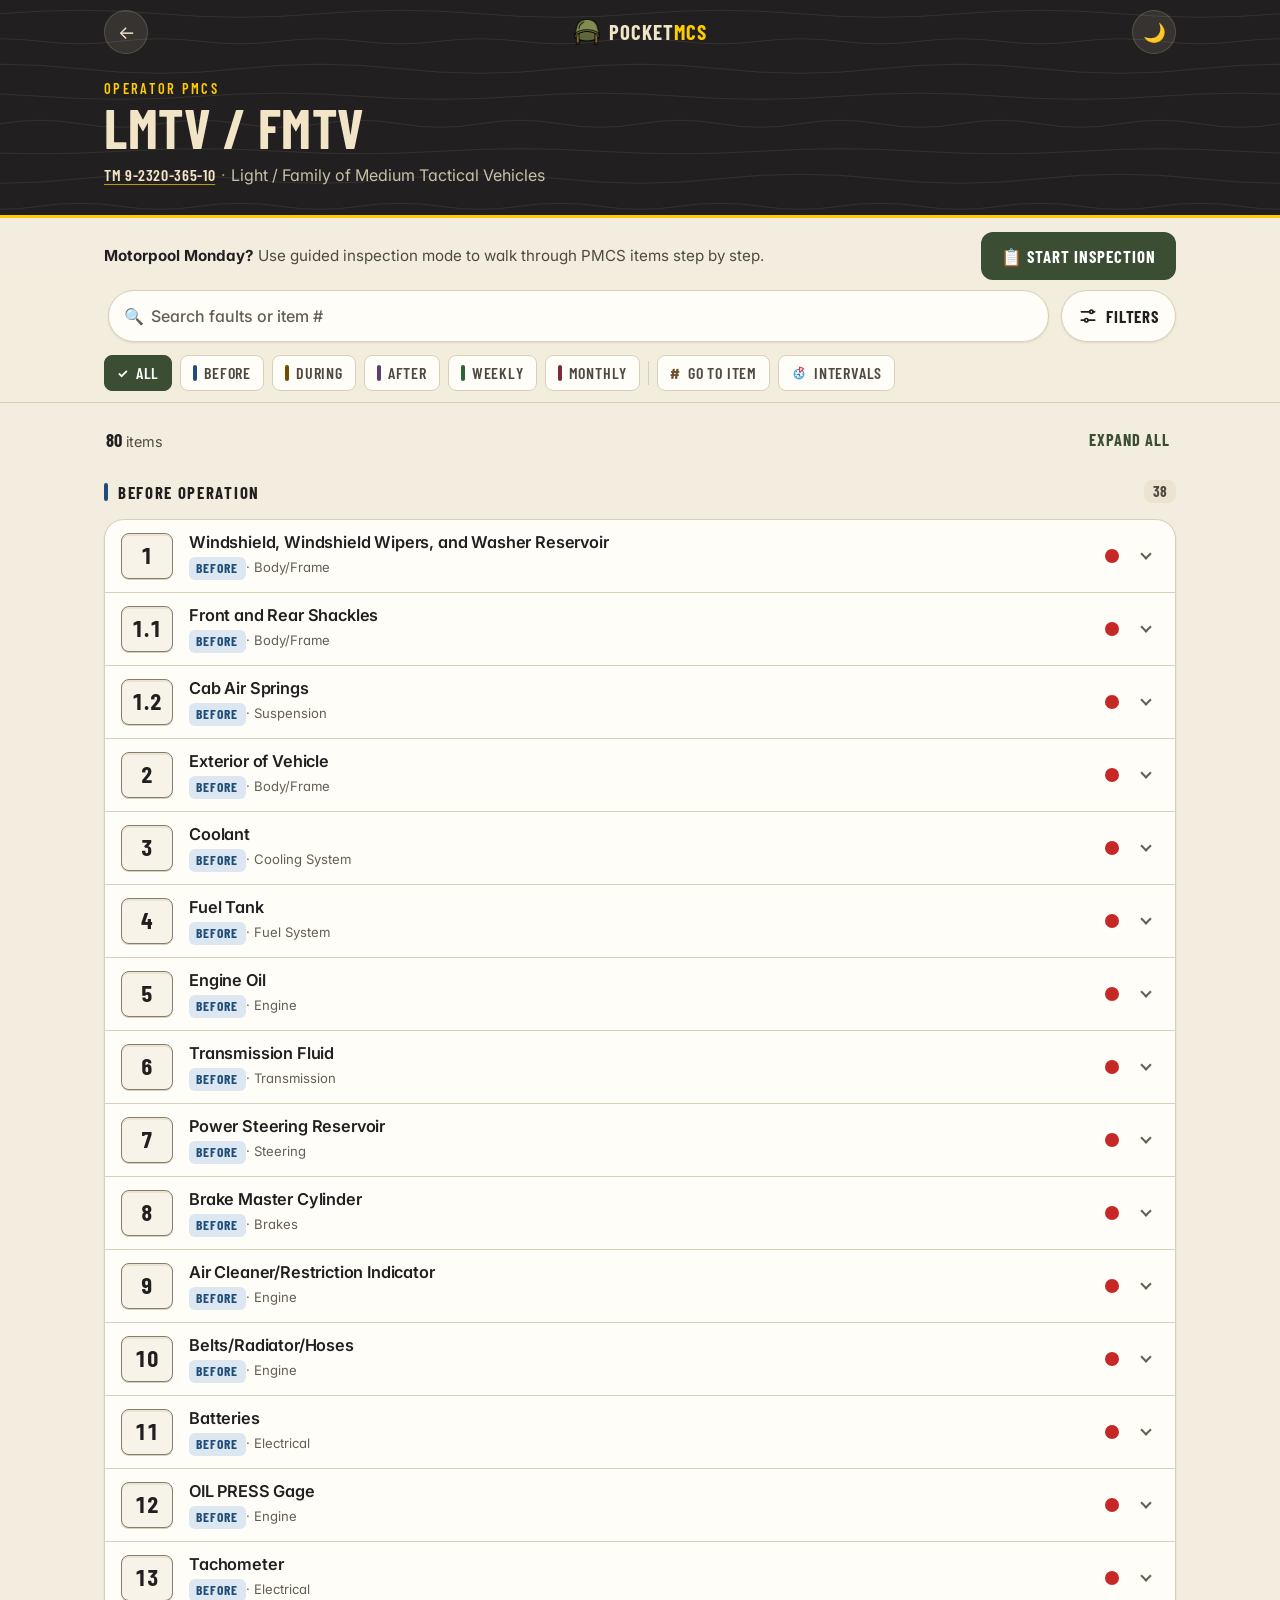
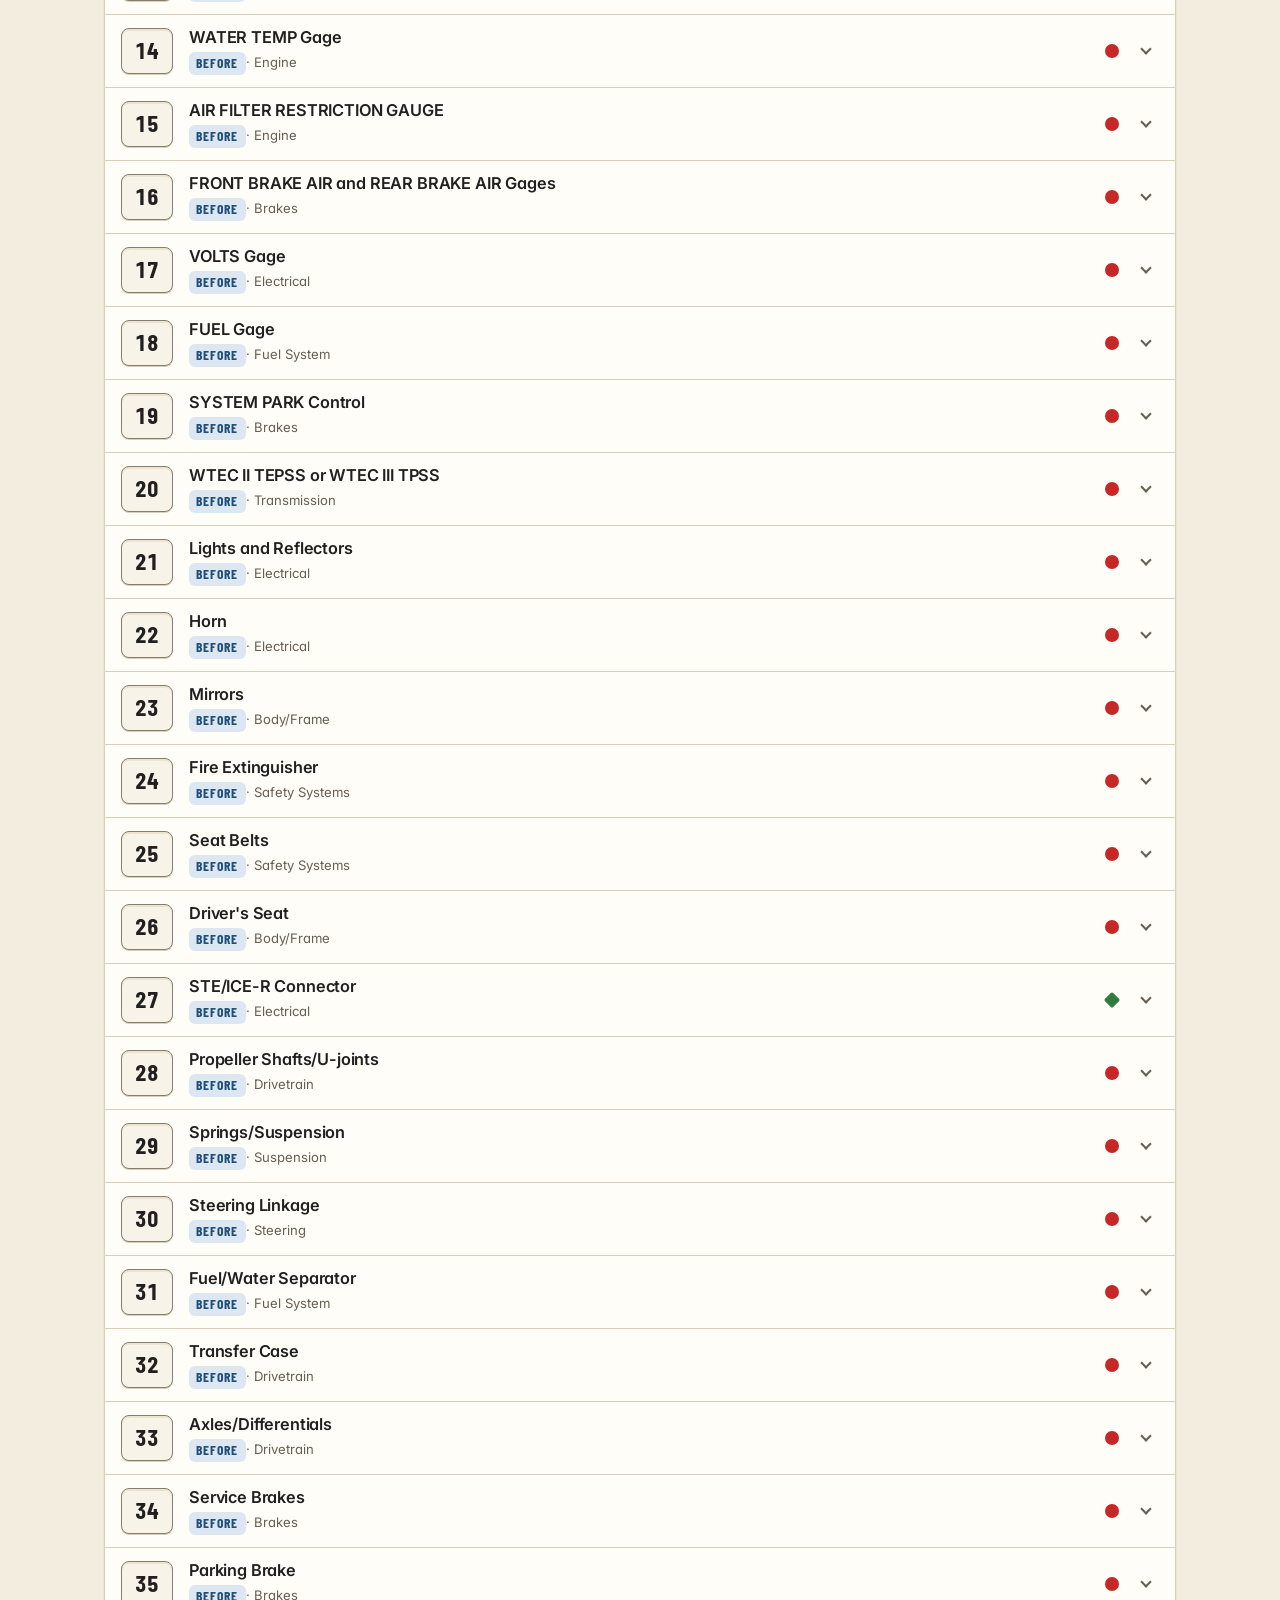
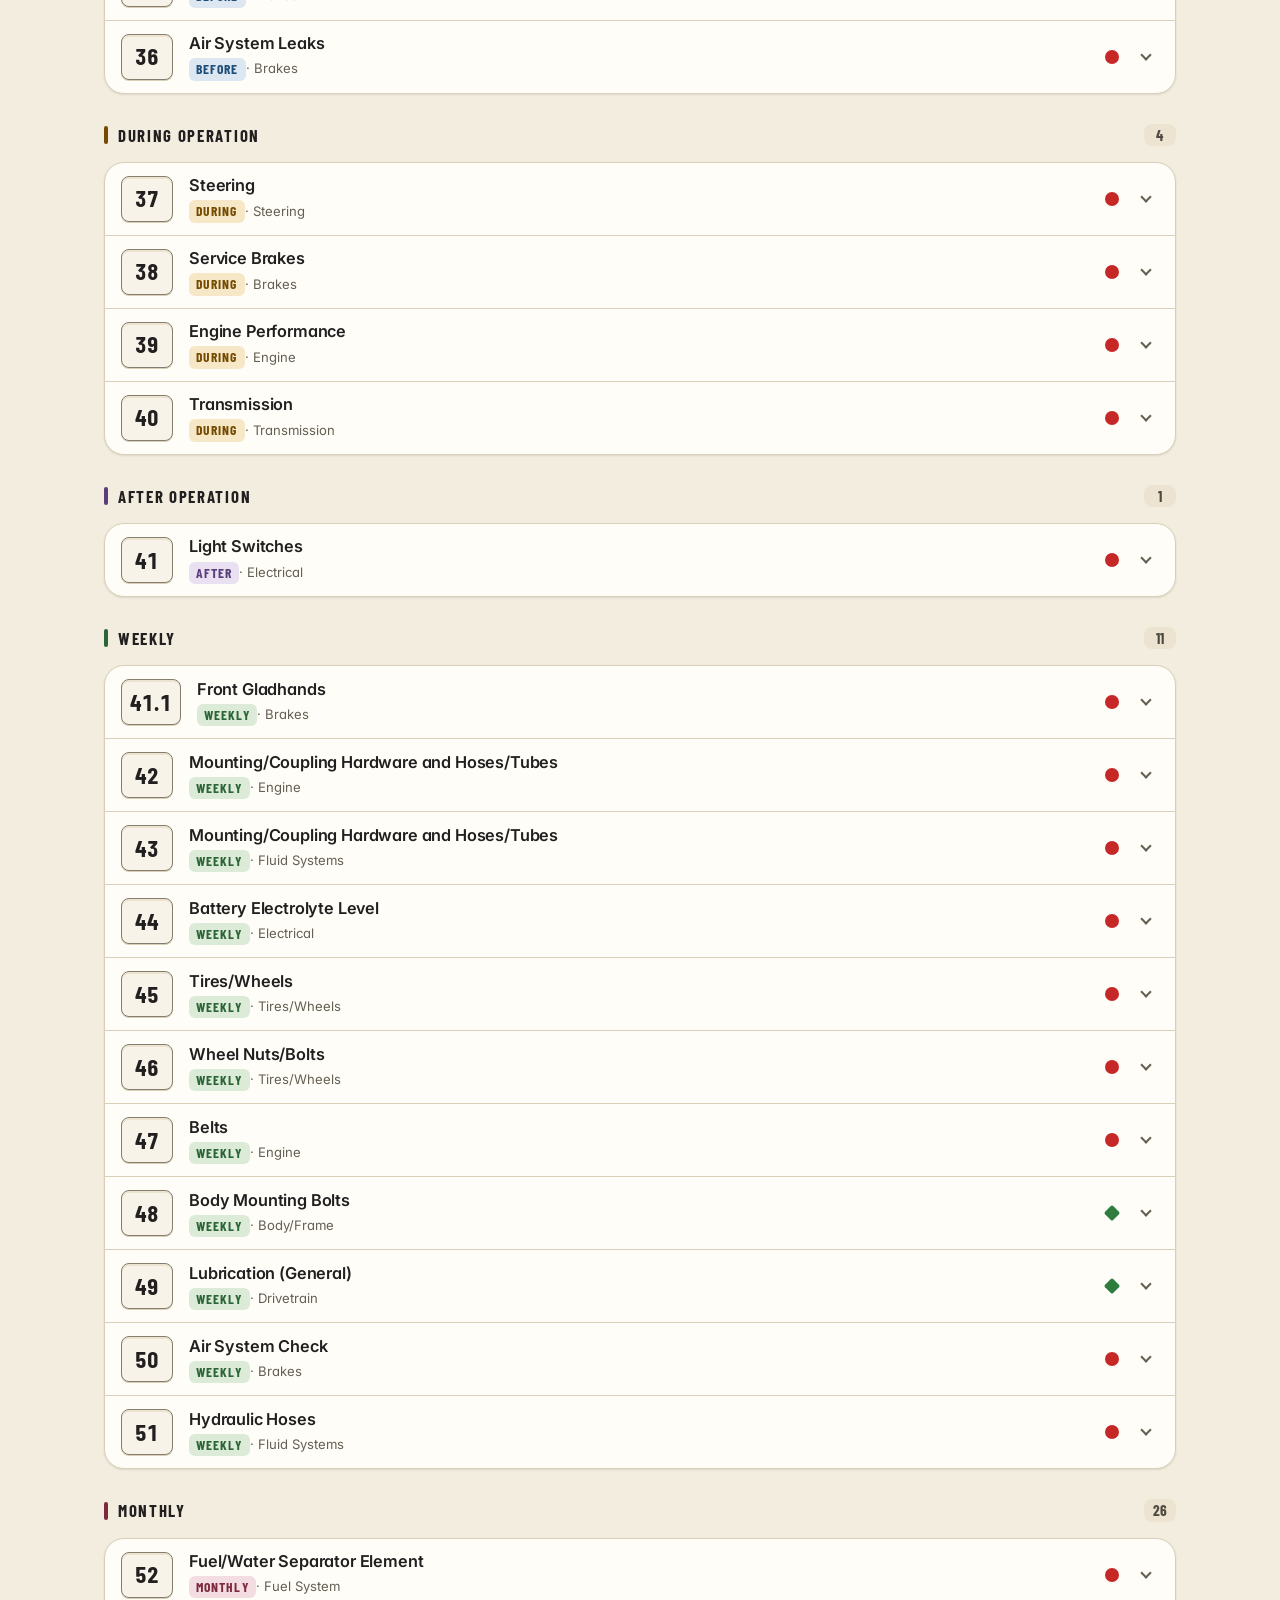
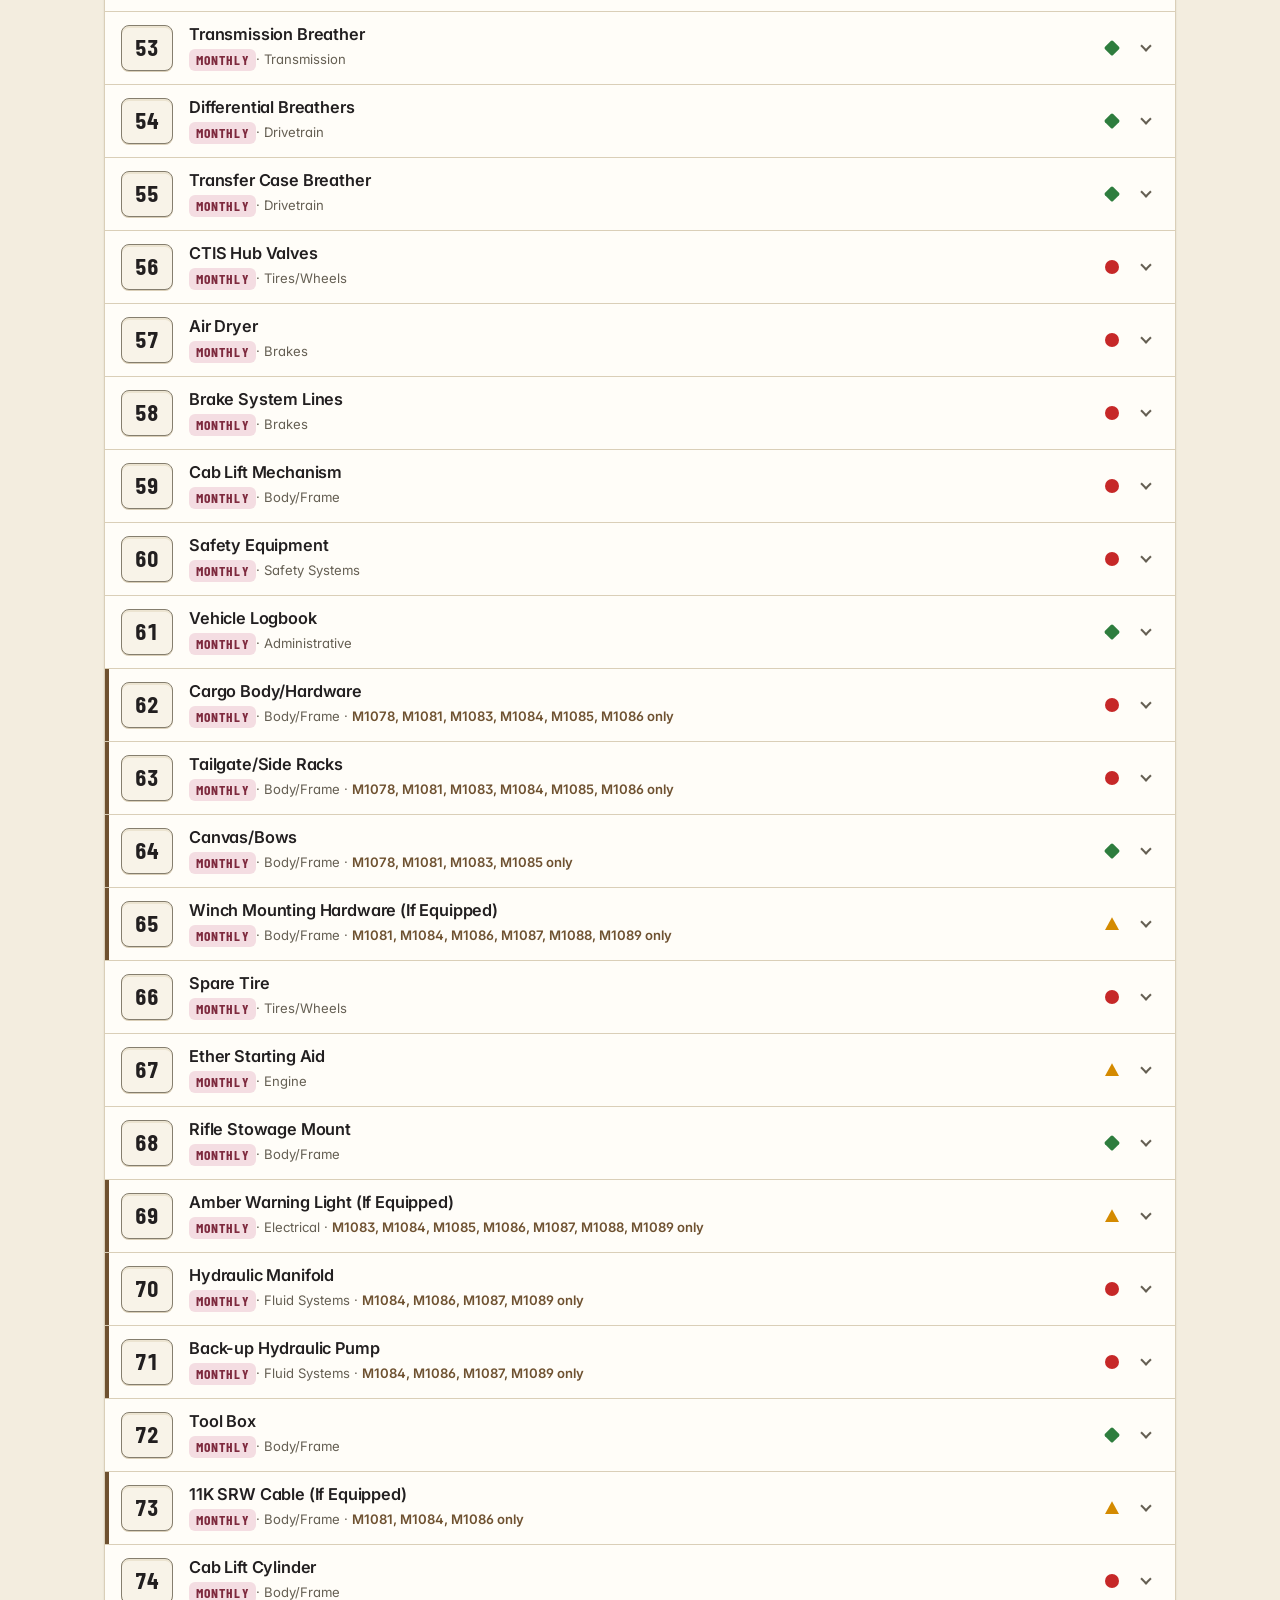
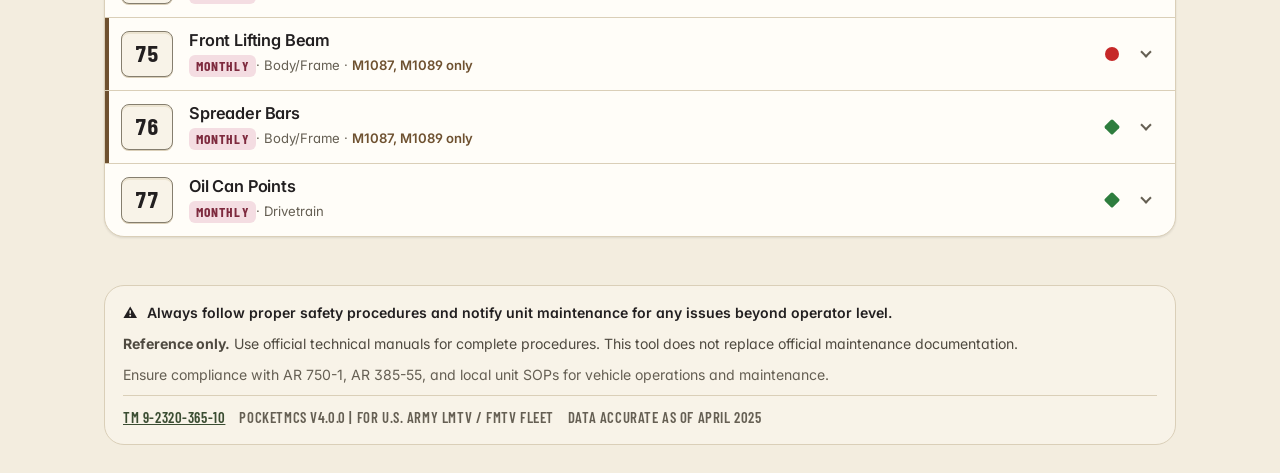
<file: lmtv.html>
<!DOCTYPE html>
<html lang="en">

<head>
    <meta charset="UTF-8">
    <meta name="viewport" content="width=device-width, initial-scale=1, viewport-fit=cover">
    <title>PocketMCS &mdash; LMTV / FMTV</title>
    <meta name="description" content="LMTV / FMTV PMCS lookup — TM 9-2320-365-10 item numbers, procedures and deadline criteria.">
    <meta name="theme-color" content="#221F20">
    <meta name="mobile-web-app-capable" content="yes">
    <meta name="apple-mobile-web-app-capable" content="yes">
    <meta name="apple-mobile-web-app-status-bar-style" content="default">
    <meta name="apple-mobile-web-app-title" content="PocketMCS">
    <link rel="manifest" href="manifest.webmanifest">
    <link rel="icon" href="icons/icon-192.png" type="image/png">
    <link rel="apple-touch-icon" href="icons/apple-touch-icon.png">
    <link rel="preconnect" href="https://fonts.googleapis.com">
    <link rel="preconnect" href="https://fonts.gstatic.com" crossorigin>
    <link rel="stylesheet" href="https://fonts.googleapis.com/css2?family=Barlow+Condensed:wght@600;700&family=Inter:wght@400;500;600;700&display=swap">
    <link rel="stylesheet" href="css/tokens.css">
    <link rel="stylesheet" href="css/base.css">
    <link rel="stylesheet" href="css/components.css">
</head>

<body class="equipment-page" data-platform="lmtv">
    <script>try{if(localStorage.getItem('pocketmcs-darkmode')==='true')document.body.classList.add('dark-mode')}catch(e){}</script>
    <a class="skip-link" href="#results">Skip to PMCS items</a>

    <header class="masthead">
        <div class="container">
            <div class="masthead-bar">
                <a href="index.html" class="masthead-btn back-btn" title="Back to Home" aria-label="Back to Home">&#8592;</a>
                <a href="index.html" class="wordmark" aria-label="PocketMCS home">
                    <img src="images/military-hat.png" alt="" class="wordmark-icon">
                    <span class="wordmark-text">Pocket<b>MCS</b></span>
                </a>
                <button id="darkModeToggle" class="masthead-btn dark-mode-toggle" type="button" title="Toggle Dark Mode" aria-label="Toggle dark mode" aria-pressed="false">🌙</button>
            </div>
            <div class="masthead-hero">
                <p class="masthead-eyebrow">Operator PMCS</p>
                <h1 class="masthead-title">LMTV / FMTV</h1>
                <p class="masthead-sub"><a href="https://armypubs.army.mil" target="_blank" rel="noopener noreferrer" class="tm-link">TM 9-2320-365-10</a><span class="masthead-dot" aria-hidden="true">·</span>Light / Family of Medium Tactical Vehicles</p>
            </div>
        </div>
    </header>
    <div class="header-sentinel" aria-hidden="true"></div>

    <!-- Inspection Strip -->
    <div class="inspection-strip">
        <div class="container">
            <p class="inspection-strip-text"><strong>Motorpool Monday?</strong> Use guided inspection mode to walk through PMCS items step by step.</p>
            <button class="start-inspection-btn" id="startInspectionBtn">📋 Start Inspection</button>
        </div>
    </div>

    <!-- Sticky app bar: search + quick filters -->
    <div class="appbar" id="appbar">
        <div class="appbar-top">
            <div class="container">
                <div class="appbar-row">
                    <a href="index.html" class="appbar-back" aria-label="Back to Home">&#8592;</a>
                    <div class="searchbar" role="search">
                        <span class="searchbar-icon" aria-hidden="true">🔍</span>
                        <input type="search" id="searchInput" enterkeyhint="search" autocomplete="off" autocorrect="off"
                            autocapitalize="off" spellcheck="false" placeholder="Search faults or item #"
                            aria-label="Search LMTV / FMTV PMCS by fault, part, or item number" aria-controls="searchPanel" aria-expanded="false">
                        <button class="searchbar-clear" id="searchClear" type="button" aria-label="Clear search" hidden>✕</button>
                    </div>
                    <button class="filter-btn" id="filterBtn" type="button" aria-haspopup="dialog" aria-label="Filters">
                        <svg viewBox="0 0 24 24" aria-hidden="true"><path d="M4 7h10M18 7h2M4 17h4M12 17h8"/><circle cx="16" cy="7" r="2"/><circle cx="10" cy="17" r="2"/></svg>
                        <span class="filter-btn-label">Filters</span>
                        <span class="filter-badge" id="filterBadge" hidden>0</span>
                    </button>
                </div>
            </div>
            <div class="appbar-progress" id="scrollProgress"></div>
        </div>
        <div class="appbar-chips">
            <div class="container">
                <div class="chiprow" id="chipRow" role="toolbar" aria-label="Quick filters"></div>
            </div>
        </div>
        <div class="search-panel" id="searchPanel" hidden></div>
    </div>
    <main class="main-content" id="main">
        <div class="container">
            <div class="variant-banner" id="variantBanner" hidden></div>
            <div class="results-meta" id="resultsMeta" aria-live="polite"></div>
            <div class="results-list" id="results" tabindex="-1"></div>
            <div class="no-results" id="noResults" hidden></div>
        </div>
    </main>

    <nav class="index-rail" id="indexRail" aria-hidden="true" hidden></nav>
    <button class="fab" id="backToTop" type="button" aria-label="Back to top">&#8593;</button>

    <!-- PMCS Intervals Modal -->
    <div id="intervalInfoModal" class="modal" style="display: none;">
        <div class="modal-content">
            <div class="modal-header">
                <h3>PMCS Interval Guidelines</h3>
                <span class="close-btn" id="closeIntervalModal">&times;</span>
            </div>
            <div class="modal-body">
                <div class="interval-info-content">
                    <p class="intro-text">PMCS involves checks at various intervals to ensure vehicle readiness and safety:</p>
                    <div class="interval-item"><div class="interval-badge interval-before">Before</div><div class="interval-description"><strong>Before Operation Checks</strong><p>Performed before moving the vehicle. Identify safety hazards and mission-critical defects before operation begins.</p></div></div>
                    <div class="interval-item"><div class="interval-badge interval-during">During</div><div class="interval-description"><strong>During Operation Checks</strong><p>Monitor gauges, listen for unusual sounds, and observe vehicle performance during operation.</p></div></div>
                    <div class="interval-item"><div class="interval-badge interval-after">After</div><div class="interval-description"><strong>After Operation Checks</strong><p>Conducted after operation. Check for new leaks, damage, and prepare for next operation.</p></div></div>
                    <div class="interval-item"><div class="interval-badge interval-weekly">Weekly</div><div class="interval-description"><strong>Weekly Checks</strong><p>Performed once every 7 days. More detailed inspections to prevent breakdowns.</p></div></div>
                    <div class="interval-item"><div class="interval-badge interval-monthly">Monthly</div><div class="interval-description"><strong>Monthly Checks</strong><p>Conducted once every 30 days. Comprehensive inspections for long-term vehicle health.</p></div></div>
                    <div class="note-section"><p><strong>Note:</strong> Always refer to TM 9-2320-365-10 for complete PMCS requirements.</p></div>
                </div>
            </div>
            <div class="modal-footer"><button id="closeIntervalModalBtn" class="btn btn-primary">Got It!</button></div>
        </div>
    </div>

    <!-- Vehicle Info Modal -->
    <div id="vehicleInfoModal" class="modal" style="display: none;">
        <div class="modal-content">
            <div class="modal-header">
                <h3>Vehicle Information</h3>
                <span class="close-btn" id="closeVehicleInfoModal">&times;</span>
            </div>
            <div class="modal-body">
                <div id="vehicleInfoDetails" class="vehicle-info-details"></div>
            </div>
            <div class="modal-footer"><button id="closeVehicleInfoModalBtn" class="btn btn-primary">Close</button></div>
        </div>
    </div>

    <!-- Footer -->
    <footer class="footer">
        <div class="container">
            <div class="footer-card">
                <p class="footer-safety"><span class="safety-icon" aria-hidden="true">⚠️</span><span>Always follow proper safety procedures and notify unit maintenance for any issues beyond operator level.</span></p>
                <p class="footer-disclaimer"><strong>Reference only.</strong> Use official technical manuals for complete procedures. This tool does not replace official maintenance documentation.</p>
                <p class="footer-compliance">Ensure compliance with AR 750-1, AR 385-55, and local unit SOPs for vehicle operations and maintenance.</p>
                <p class="footer-meta"><span><a href="https://armypubs.army.mil" target="_blank" rel="noopener noreferrer" class="footer-link">TM 9-2320-365-10</a></span><span>PocketMCS v4.0.0 | For U.S. Army LMTV / FMTV Fleet</span><span>Data accurate as of April 2025</span></p>
            </div>
        </div>
    </footer>

    <!-- Inspection Setup Modal -->
    <div id="inspectionSetupModal" class="modal" style="display:none;" role="dialog" aria-modal="true" aria-labelledby="inspSetupTitle">
        <div class="modal-content" style="max-width:560px;">
            <div class="modal-header">
                <h3 id="inspSetupTitle">📋 Start PMCS Inspection</h3>
                <button class="close-btn" id="closeInspSetup" aria-label="Close inspection setup">&times;</button>
            </div>
            <div class="modal-body">
                <p class="modal-intro">Select which intervals to include. Guided inspection always uses Table 2-1 (All Models).</p>
                <div class="insp-setup-options">
                    <button class="insp-setup-btn" data-intervals="before">
                        <span class="insp-setup-icon">🔍</span>
                        <strong>Before Operation</strong>
                        <span>Daily check before use</span>
                    </button>
                    <button class="insp-setup-btn" data-intervals="before,weekly">
                        <span class="insp-setup-icon">📅</span>
                        <strong>Before + Weekly</strong>
                        <span>Motorpool Monday</span>
                    </button>
                    <button class="insp-setup-btn" data-intervals="before,weekly,monthly">
                        <span class="insp-setup-icon">📆</span>
                        <strong>Before + Weekly + Monthly</strong>
                        <span>First-of-month full inspection</span>
                    </button>
                    <button class="insp-setup-btn" data-intervals="after">
                        <span class="insp-setup-icon">✅</span>
                        <strong>After Operation</strong>
                        <span>Post-mission check</span>
                    </button>
                </div>
                <div class="insp-setup-note">
                    💡 Tip: Items are shown in TM sequence order. Mark each item PASS, DEFICIENCY, or SKIP. A summary with all deficiencies is shown at the end.
                </div>
            </div>
        </div>
    </div>

    <!-- Inspection Overlay (full-screen guided mode) -->
    <div id="inspectionMode" class="inspection-overlay" style="display:none;" role="dialog" aria-modal="true" aria-labelledby="inspectionIntervalLabel">
        <div class="inspection-topbar">
            <div class="inspection-topbar-row">
                <div class="inspection-title-row">
                    <button class="exit-inspection-btn" id="exitInspectionBtn" aria-label="Exit inspection mode">✕ Exit</button>
                    <button class="insp-back-btn" id="inspBackBtn" type="button" aria-label="Previous item" hidden><span class="insp-back-icon" aria-hidden="true"></span><span class="insp-back-label">Back</span></button>
                    <span id="inspectionIntervalLabel" class="insp-interval-pill">BEFORE</span>
                </div>
                <span id="inspectionCounter" class="insp-counter">Item 1 of 0</span>
            </div>
            <div class="insp-progress-bar">
                <div id="inspectionProgressFill" class="insp-progress-fill" style="width:0%"></div>
            </div>
        </div>
        <div class="inspection-content" id="inspectionContent">
            <!-- Item rendered by JS -->
        </div>
        <div class="inspection-actions" id="inspectionActions">
            <button class="insp-action-btn insp-pass" id="inspPass">
                <span class="insp-btn-icon">✅</span>
                <span class="insp-btn-label">PASS</span>
            </button>
            <button class="insp-action-btn insp-deficiency" id="inspDeficiency">
                <span class="insp-btn-icon">⚠️</span>
                <span class="insp-btn-label">DEFICIENCY</span>
            </button>
            <button class="insp-action-btn insp-skip" id="inspSkip">
                <span class="insp-btn-icon">⏭</span>
                <span class="insp-btn-label">SKIP</span>
            </button>
        </div>
    </div>

    <script src="js/search.js"></script>
    <script src="data/lmtv.js"></script>
    <script src="js/shell.js"></script>
    <script src="js/app.js"></script>
</body>

</html>
</file>
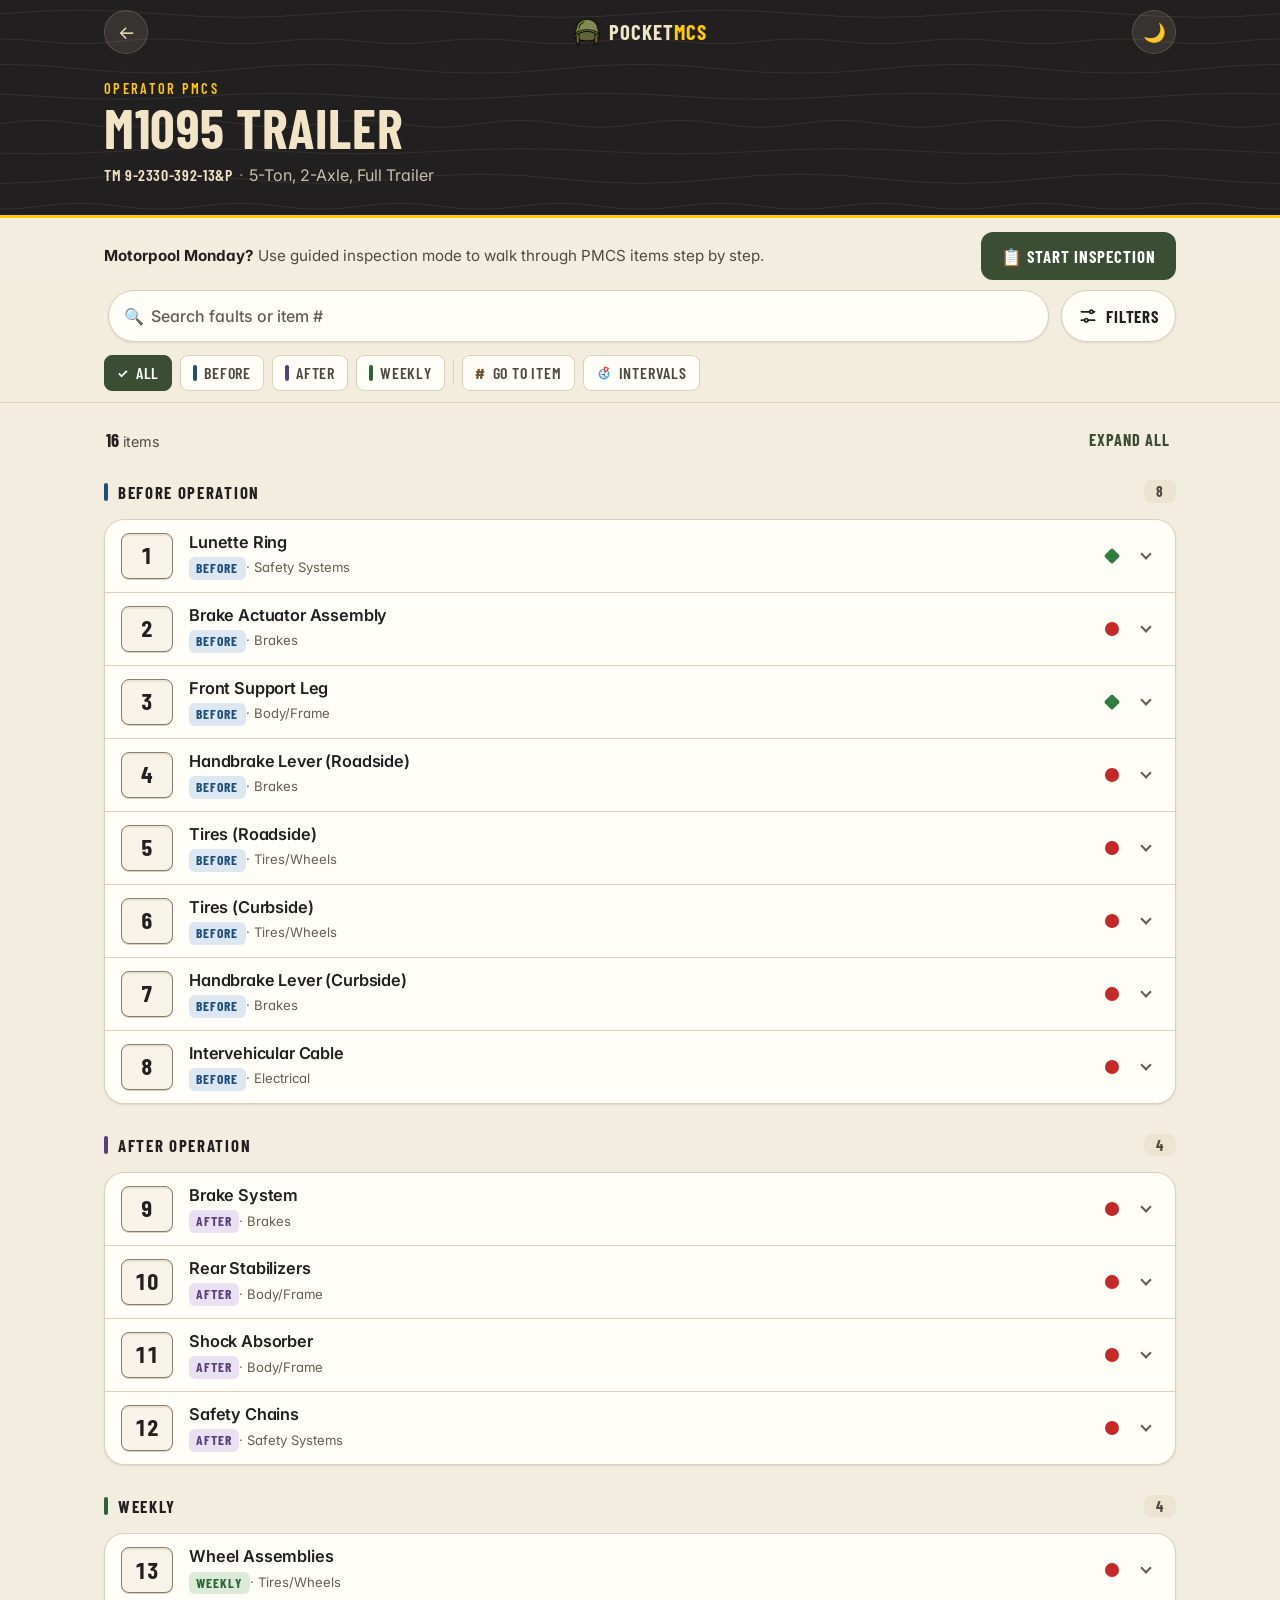
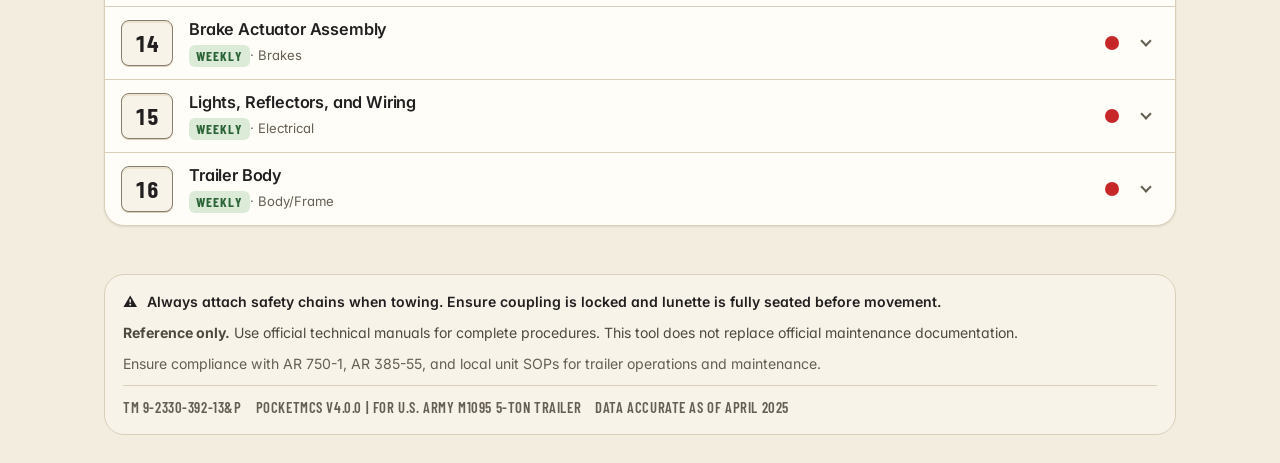
<file: trailer.html>
<!DOCTYPE html>
<html lang="en">

<head>
    <meta charset="UTF-8">
    <meta name="viewport" content="width=device-width, initial-scale=1, viewport-fit=cover">
    <title>PocketMCS &mdash; Trailers</title>
    <meta name="description" content="M1095 trailer PMCS lookup — TM 9-2330-392-13&P item numbers, procedures and deadline criteria.">
    <meta name="theme-color" content="#221F20">
    <meta name="mobile-web-app-capable" content="yes">
    <meta name="apple-mobile-web-app-capable" content="yes">
    <meta name="apple-mobile-web-app-status-bar-style" content="default">
    <meta name="apple-mobile-web-app-title" content="PocketMCS">
    <link rel="manifest" href="manifest.webmanifest">
    <link rel="icon" href="icons/icon-192.png" type="image/png">
    <link rel="apple-touch-icon" href="icons/apple-touch-icon.png">
    <link rel="preconnect" href="https://fonts.googleapis.com">
    <link rel="preconnect" href="https://fonts.gstatic.com" crossorigin>
    <link rel="stylesheet" href="https://fonts.googleapis.com/css2?family=Barlow+Condensed:wght@600;700&family=Inter:wght@400;500;600;700&display=swap">
    <link rel="stylesheet" href="css/tokens.css">
    <link rel="stylesheet" href="css/base.css">
    <link rel="stylesheet" href="css/components.css">
</head>

<body class="equipment-page" data-platform="trailer">
    <script>try{if(localStorage.getItem('pocketmcs-darkmode')==='true')document.body.classList.add('dark-mode')}catch(e){}</script>
    <a class="skip-link" href="#results">Skip to PMCS items</a>

    <header class="masthead">
        <div class="container">
            <div class="masthead-bar">
                <a href="index.html" class="masthead-btn back-btn" title="Back to Home" aria-label="Back to Home">&#8592;</a>
                <a href="index.html" class="wordmark" aria-label="PocketMCS home">
                    <img src="images/military-hat.png" alt="" class="wordmark-icon">
                    <span class="wordmark-text">Pocket<b>MCS</b></span>
                </a>
                <button id="darkModeToggle" class="masthead-btn dark-mode-toggle" type="button" title="Toggle Dark Mode" aria-label="Toggle dark mode" aria-pressed="false">🌙</button>
            </div>
            <div class="masthead-hero">
                <p class="masthead-eyebrow">Operator PMCS</p>
                <h1 class="masthead-title">M1095 Trailer</h1>
                <p class="masthead-sub"><span class="tm-tag">TM 9-2330-392-13&amp;P</span><span class="masthead-dot" aria-hidden="true">·</span>5-Ton, 2-Axle, Full Trailer</p>
            </div>
        </div>
    </header>
    <div class="header-sentinel" aria-hidden="true"></div>

    <!-- Inspection Strip -->
    <div class="inspection-strip">
        <div class="container">
            <p class="inspection-strip-text"><strong>Motorpool Monday?</strong> Use guided inspection mode to walk through PMCS items step by step.</p>
            <button class="start-inspection-btn" id="startInspectionBtn">📋 Start Inspection</button>
        </div>
    </div>

    <!-- Sticky app bar: search + quick filters -->
    <div class="appbar" id="appbar">
        <div class="appbar-top">
            <div class="container">
                <div class="appbar-row">
                    <a href="index.html" class="appbar-back" aria-label="Back to Home">&#8592;</a>
                    <div class="searchbar" role="search">
                        <span class="searchbar-icon" aria-hidden="true">🔍</span>
                        <input type="search" id="searchInput" enterkeyhint="search" autocomplete="off" autocorrect="off"
                            autocapitalize="off" spellcheck="false" placeholder="Search faults or item #"
                            aria-label="Search Trailers PMCS by fault, part, or item number" aria-controls="searchPanel" aria-expanded="false">
                        <button class="searchbar-clear" id="searchClear" type="button" aria-label="Clear search" hidden>✕</button>
                    </div>
                    <button class="filter-btn" id="filterBtn" type="button" aria-haspopup="dialog" aria-label="Filters">
                        <svg viewBox="0 0 24 24" aria-hidden="true"><path d="M4 7h10M18 7h2M4 17h4M12 17h8"/><circle cx="16" cy="7" r="2"/><circle cx="10" cy="17" r="2"/></svg>
                        <span class="filter-btn-label">Filters</span>
                        <span class="filter-badge" id="filterBadge" hidden>0</span>
                    </button>
                </div>
            </div>
            <div class="appbar-progress" id="scrollProgress"></div>
        </div>
        <div class="appbar-chips">
            <div class="container">
                <div class="chiprow" id="chipRow" role="toolbar" aria-label="Quick filters"></div>
            </div>
        </div>
        <div class="search-panel" id="searchPanel" hidden></div>
    </div>
    <main class="main-content" id="main">
        <div class="container">
            <div class="variant-banner" id="variantBanner" hidden></div>
            <div class="results-meta" id="resultsMeta" aria-live="polite"></div>
            <div class="results-list" id="results" tabindex="-1"></div>
            <div class="no-results" id="noResults" hidden></div>
        </div>
    </main>

    <nav class="index-rail" id="indexRail" aria-hidden="true" hidden></nav>
    <button class="fab" id="backToTop" type="button" aria-label="Back to top">&#8593;</button>

    <!-- PMCS Intervals Modal -->
    <div id="intervalInfoModal" class="modal" style="display: none;">
        <div class="modal-content">
            <div class="modal-header">
                <h3>PMCS Interval Guidelines</h3>
                <span class="close-btn" id="closeIntervalModal">&times;</span>
            </div>
            <div class="modal-body">
                <div class="interval-info-content">
                    <p class="intro-text">Trailer PMCS involves checks at various intervals to ensure safe towing and operational readiness:</p>
                    <div class="interval-item"><div class="interval-badge interval-before">Before</div><div class="interval-description"><strong>Before Operation Checks</strong><p>Performed before hitching and towing. Inspect coupling, tires, brakes, lighting, and cargo securing hardware before any movement.</p></div></div>
                    <div class="interval-item"><div class="interval-badge interval-during">During</div><div class="interval-description"><strong>During Operation Checks</strong><p>Monitor trailer tracking, stability, and lighting while towing. Watch for sway, unusual noise, or signs of tire failure.</p></div></div>
                    <div class="interval-item"><div class="interval-badge interval-after">After</div><div class="interval-description"><strong>After Operation Checks</strong><p>Performed after unhitching. Check for new damage, fluid leaks, tire condition, and brake temperature.</p></div></div>
                    <div class="interval-item"><div class="interval-badge interval-weekly">Weekly</div><div class="interval-description"><strong>Weekly Checks</strong><p>More detailed inspection of wheel bearings, suspension, brake lines, lunette lubrication, and wiring harness.</p></div></div>
                    <div class="interval-item"><div class="interval-badge interval-monthly">Monthly</div><div class="interval-description"><strong>Monthly Checks</strong><p>Comprehensive service including tire rotation, torque check, full brake inspection, frame inspection, and coupling wear measurement.</p></div></div>
                    <div class="note-section"><p><strong>Note:</strong> Always refer to TM 9-2330-392-13&amp;P for complete PMCS requirements and service intervals.</p></div>
                </div>
            </div>
            <div class="modal-footer"><button id="closeIntervalModalBtn" class="btn btn-primary">Got It!</button></div>
        </div>
    </div>

    <!-- Trailer Info Modal -->
    <div id="vehicleInfoModal" class="modal" style="display: none;">
        <div class="modal-content">
            <div class="modal-header">
                <h3>Trailer Information</h3>
                <span class="close-btn" id="closeVehicleInfoModal">&times;</span>
            </div>
            <div class="modal-body">
                <div id="vehicleInfoDetails" class="vehicle-info-details"></div>
            </div>
            <div class="modal-footer"><button id="closeVehicleInfoModalBtn" class="btn btn-primary">Close</button></div>
        </div>
    </div>

    <!-- Footer -->
    <footer class="footer">
        <div class="container">
            <div class="footer-card">
                <p class="footer-safety"><span class="safety-icon" aria-hidden="true">⚠️</span><span>Always attach safety chains when towing. Ensure coupling is locked and lunette is fully seated before movement.</span></p>
                <p class="footer-disclaimer"><strong>Reference only.</strong> Use official technical manuals for complete procedures. This tool does not replace official maintenance documentation.</p>
                <p class="footer-compliance">Ensure compliance with AR 750-1, AR 385-55, and local unit SOPs for trailer operations and maintenance.</p>
                <p class="footer-meta"><span>TM 9-2330-392-13&amp;P</span><span>PocketMCS v4.0.0 | For U.S. Army M1095 5-Ton Trailer</span><span>Data accurate as of April 2025</span></p>
            </div>
        </div>
    </footer>

    <!-- Inspection Setup Modal -->
    <div id="inspectionSetupModal" class="modal" style="display:none;" role="dialog" aria-modal="true" aria-labelledby="inspSetupTitle">
        <div class="modal-content" style="max-width:560px;">
            <div class="modal-header">
                <h3 id="inspSetupTitle">📋 Start PMCS Inspection</h3>
                <button class="close-btn" id="closeInspSetup" aria-label="Close inspection setup">&times;</button>
            </div>
            <div class="modal-body">
                <p class="modal-intro">Select which intervals to include. Current vehicle/system filters will apply.</p>
                <div class="insp-setup-options">
                    <button class="insp-setup-btn" data-intervals="before">
                        <span class="insp-setup-icon">🔍</span>
                        <strong>Before Operation</strong>
                        <span>Daily check before use</span>
                    </button>
                    <button class="insp-setup-btn" data-intervals="before,weekly">
                        <span class="insp-setup-icon">📅</span>
                        <strong>Before + Weekly</strong>
                        <span>Motorpool Monday</span>
                    </button>
                    <button class="insp-setup-btn" data-intervals="before,weekly,monthly">
                        <span class="insp-setup-icon">📆</span>
                        <strong>Before + Weekly + Monthly</strong>
                        <span>First-of-month full inspection</span>
                    </button>
                    <button class="insp-setup-btn" data-intervals="after">
                        <span class="insp-setup-icon">✅</span>
                        <strong>After Operation</strong>
                        <span>Post-mission check</span>
                    </button>
                </div>
                <div class="insp-setup-note">
                    💡 Tip: Items are shown in TM sequence order. Mark each item PASS, DEFICIENCY, or SKIP. A summary with all deficiencies is shown at the end.
                </div>
            </div>
        </div>
    </div>

    <!-- Inspection Overlay (full-screen guided mode) -->
    <div id="inspectionMode" class="inspection-overlay" style="display:none;" role="dialog" aria-modal="true" aria-labelledby="inspectionIntervalLabel">
        <div class="inspection-topbar">
            <div class="inspection-topbar-row">
                <div class="inspection-title-row">
                    <button class="exit-inspection-btn" id="exitInspectionBtn" aria-label="Exit inspection mode">✕ Exit</button>
                    <button class="insp-back-btn" id="inspBackBtn" type="button" aria-label="Previous item" hidden><span class="insp-back-icon" aria-hidden="true"></span><span class="insp-back-label">Back</span></button>
                    <span id="inspectionIntervalLabel" class="insp-interval-pill">BEFORE</span>
                </div>
                <span id="inspectionCounter" class="insp-counter">Item 1 of 0</span>
            </div>
            <div class="insp-progress-bar">
                <div id="inspectionProgressFill" class="insp-progress-fill" style="width:0%"></div>
            </div>
        </div>
        <div class="inspection-content" id="inspectionContent">
            <!-- Item rendered by JS -->
        </div>
        <div class="inspection-actions" id="inspectionActions">
            <button class="insp-action-btn insp-pass" id="inspPass">
                <span class="insp-btn-icon">✅</span>
                <span class="insp-btn-label">PASS</span>
            </button>
            <button class="insp-action-btn insp-deficiency" id="inspDeficiency">
                <span class="insp-btn-icon">⚠️</span>
                <span class="insp-btn-label">DEFICIENCY</span>
            </button>
            <button class="insp-action-btn insp-skip" id="inspSkip">
                <span class="insp-btn-icon">⏭</span>
                <span class="insp-btn-label">SKIP</span>
            </button>
        </div>
    </div>

    <script src="js/search.js"></script>
    <script src="data/trailer.js"></script>
    <script src="js/shell.js"></script>
    <script src="js/app.js"></script>
</body>

</html>
</file>
<file: css/tokens.css>
/* ========================================
   POCKETMCS DESIGN TOKENS — "Field Manual"
   Apple HIG clarity × Material 3 color roles × U.S. Army palette.
   Components reference roles only, never raw palette values.
   Army-brand-inspired palette: Army Black #221F20, Army Gold #FFCC01, Tan #F1E4C7.
   ======================================== */

:root {
    color-scheme: light;

    /* ---- Surfaces: warm tan "paper" for daylight reading ---- */
    --background: #f3eddf;
    --surface: #fffdf8;
    --surface-container-low: #f8f3e8;
    --surface-container: #ece4d1;
    --surface-container-high: #e3d9c1;
    --on-surface: #221f20;
    --on-surface-variant: #4f4a40;
    --on-surface-muted: #655f53;
    --outline: #857e6e;
    --outline-variant: #dacfb8;

    /* ---- Brand roles ---- */
    --primary: #3b4d32;               /* OD / Ranger green */
    --on-primary: #ffffff;
    --primary-container: #dce6c9;
    --on-primary-container: #24301d;
    --secondary: #6e5130;             /* Coyote */
    --secondary-container: #efdfc6;
    --on-secondary-container: #3e2c14;
    --gold: #ffcc01;                  /* Army Gold: focus + active indicators */
    --on-gold: #221f20;
    --chrome: #221f20;                /* Army Black chrome */
    --chrome-raised: #2e2a2b;
    --on-chrome: #f1e4c7;
    --on-chrome-variant: #c9bfa8;

    /* ---- Status (shape + color + text) ---- */
    --deadline: #a8261c;
    --deadline-glyph: #c62828;
    --deadline-container: #f9deda;
    --conditional: #7f4c00;
    --conditional-glyph: #d48a00;
    --conditional-container: #fbe6c2;
    --ok: #2b6436;
    --ok-glyph: #2e7d3e;
    --ok-container: #dcebd8;

    /* ---- Intervals (text on container ≥ 4.5:1) ---- */
    --iv-before: #1f4e79;   --iv-before-container: #dce7f2;
    --iv-during: #744b00;   --iv-during-container: #f6e7c6;
    --iv-after: #5a3e7a;    --iv-after-container: #e9e0f2;
    --iv-weekly: #2b6436;   --iv-weekly-container: #dcebd8;
    --iv-monthly: #7e2a3e;  --iv-monthly-container: #f4dde2;

    /* ---- TM callouts ---- */
    --warning: #a8261c;   --warning-container: #fbe3df;
    --caution: #7f4c00;   --caution-container: #fbecd0;
    --note: #2f4a62;      --note-container: #e1e9f0;

    /* ---- Materials (chrome only, never behind reading text) ---- */
    --material-bar: rgba(243, 237, 223, 0.86);
    --material-blur: saturate(180%) blur(20px);
    --scrim: rgba(22, 20, 18, 0.48);
    --state-layer: #221f20;

    /* ---- Elevation ---- */
    --shadow-1: 0 1px 2px rgba(34, 31, 32, 0.06), 0 1px 3px rgba(34, 31, 32, 0.05);
    --shadow-2: 0 4px 14px rgba(34, 31, 32, 0.1);
    --shadow-3: 0 18px 48px rgba(34, 31, 32, 0.22);

    /* ---- Typography ---- */
    --font-display: 'Barlow Condensed', 'Arial Narrow', 'Roboto Condensed', sans-serif;
    --font-body: 'Inter', -apple-system, BlinkMacSystemFont, 'Segoe UI', Roboto, sans-serif;

    /* ---- Shape (M3 scale) ---- */
    --radius-xs: 6px;
    --radius-sm: 8px;
    --radius-md: 12px;
    --radius-lg: 20px;
    --radius-xl: 28px;
    --radius-pill: 999px;

    /* ---- Motion ---- */
    --ease-emphasized: cubic-bezier(0.2, 0, 0, 1);
    --ease-decel: cubic-bezier(0, 0, 0, 1);
    --ease-spring: cubic-bezier(0.32, 0.72, 0, 1);
    --dur-1: 150ms;
    --dur-2: 250ms;
    --dur-3: 350ms;

    /* ---- Layout (JS updates the bar heights) ---- */
    --gutter: 16px;
    --appbar-h: 64px;
    --chips-h: 50px;
    --tap: 48px;

    /* Topographic contour texture for black chrome */
    --topo: url("data:image/svg+xml,%3Csvg xmlns='http://www.w3.org/2000/svg' width='320' height='220' viewBox='0 0 320 220'%3E%3Cg fill='none' stroke='%23f1e4c7' stroke-width='1'%3E%3Cpath d='M-320 13.75 Q-240 6.75 -160 13.75 T0 13.75 T160 13.75 T320 13.75 T480 13.75 T640 13.75'/%3E%3Cpath d='M-200 41.25 Q-160 36.25 -120 41.25 T-40 41.25 T40 41.25 T120 41.25 T200 41.25 T280 41.25 T360 41.25 T440 41.25 T520 41.25'/%3E%3Cpath d='M-400 68.75 Q-320 59.75 -240 68.75 T-80 68.75 T80 68.75 T240 68.75 T400 68.75 T560 68.75 T720 68.75'/%3E%3Cpath d='M-440 96.25 Q-360 90.25 -280 96.25 T-120 96.25 T40 96.25 T200 96.25 T360 96.25 T520 96.25 T680 96.25'/%3E%3Cpath d='M-160 123.75 Q-120 116.75 -80 123.75 T0 123.75 T80 123.75 T160 123.75 T240 123.75 T320 123.75 T400 123.75 T480 123.75'/%3E%3Cpath d='M-520 151.25 Q-440 146.25 -360 151.25 T-200 151.25 T-40 151.25 T120 151.25 T280 151.25 T440 151.25 T600 151.25 T760 151.25'/%3E%3Cpath d='M-560 178.75 Q-480 169.75 -400 178.75 T-240 178.75 T-80 178.75 T80 178.75 T240 178.75 T400 178.75 T560 178.75 T720 178.75'/%3E%3Cpath d='M-280 206.25 Q-240 200.25 -200 206.25 T-120 206.25 T-40 206.25 T40 206.25 T120 206.25 T200 206.25 T280 206.25 T360 206.25 T440 206.25 T520 206.25'/%3E%3C/g%3E%3C/svg%3E");
}

.dark-mode {
    color-scheme: dark;

    --background: #121311;
    --surface: #1c1d1a;
    --surface-container-low: #181916;
    --surface-container: #262823;
    --surface-container-high: #30322c;
    --on-surface: #ede8dc;
    --on-surface-variant: #c4beaf;
    --on-surface-muted: #a6a092;
    --outline: #8c8676;
    --outline-variant: #3a3c35;

    --primary: #b7cc9c;
    --on-primary: #1a2512;
    --primary-container: #2f3d26;
    --on-primary-container: #d6e7bf;
    --secondary: #e3c59c;
    --secondary-container: #4a3720;
    --on-secondary-container: #f3dfc2;
    --chrome: #0b0c0a;
    --chrome-raised: #1a1b18;

    --deadline: #ffb4ab;
    --deadline-glyph: #ff8a80;
    --deadline-container: #4c1712;
    --conditional: #ffc56e;
    --conditional-glyph: #ffb74d;
    --conditional-container: #42300c;
    --ok: #a6d6a8;
    --ok-glyph: #81c784;
    --ok-container: #1e3a22;

    --iv-before: #a9cbeb;   --iv-before-container: #1d3245;
    --iv-during: #f2cf8a;   --iv-during-container: #3d2e10;
    --iv-after: #d3bff0;    --iv-after-container: #33264a;
    --iv-weekly: #a6d6a8;   --iv-weekly-container: #1e3a22;
    --iv-monthly: #f0b3c1;  --iv-monthly-container: #4a1e28;

    --warning: #ffb4ab;   --warning-container: #3f1713;
    --caution: #ffc56e;   --caution-container: #3a2a0c;
    --note: #b5cde3;      --note-container: #1e2c38;

    --material-bar: rgba(18, 19, 17, 0.86);
    --scrim: rgba(0, 0, 0, 0.6);
    --state-layer: #ede8dc;

    --shadow-1: 0 1px 2px rgba(0, 0, 0, 0.4);
    --shadow-2: 0 6px 18px rgba(0, 0, 0, 0.45);
    --shadow-3: 0 20px 50px rgba(0, 0, 0, 0.6);
}

@media (min-width: 768px) {
    :root {
        --gutter: 24px;
    }
}
</file>
<file: css/base.css>
/* ========================================
   POCKETMCS BASE
   Reset, typography, focus, utilities. Mobile first.
   ======================================== */

*,
*::before,
*::after {
    box-sizing: border-box;
    margin: 0;
    padding: 0;
}

html {
    -webkit-text-size-adjust: 100%;
    text-size-adjust: 100%;
    -webkit-tap-highlight-color: transparent;
    scroll-padding-top: calc(var(--appbar-h) + var(--chips-h) + 48px);
}

html.is-scroll-locked,
html.is-scroll-locked body {
    overflow: hidden;
}

body {
    min-height: 100vh;
    min-height: 100dvh;
    background: var(--background);
    color: var(--on-surface);
    font-family: var(--font-body);
    font-size: 16px;
    line-height: 1.5;
    font-feature-settings: 'cv11', 'ss01';
    text-rendering: optimizeLegibility;
    -webkit-font-smoothing: antialiased;
    -moz-osx-font-smoothing: grayscale;
}

img,
svg {
    display: block;
    max-width: 100%;
}

button,
input,
select,
textarea {
    font: inherit;
    color: inherit;
}

button {
    cursor: pointer;
    background: none;
    border: 0;
}

button,
a,
input,
[role='button'] {
    touch-action: manipulation;
}

a {
    color: var(--primary);
}

h1, h2, h3, h4 {
    font-weight: 700;
    line-height: 1.2;
}

ul {
    list-style: none;
}

[hidden] {
    display: none !important;
}

/* Gold focus ring: visible in sunlight on tan, white and black. */
:focus-visible {
    outline: 3px solid var(--gold);
    outline-offset: 2px;
    border-radius: var(--radius-sm);
}

mark {
    background: rgba(255, 204, 1, 0.42);
    color: inherit;
    border-radius: 3px;
    padding: 0 1px;
    box-shadow: inset 0 -2px 0 rgba(255, 204, 1, 0.9);
}

.dark-mode mark {
    background: rgba(255, 204, 1, 0.28);
}

kbd {
    display: inline-block;
    min-width: 24px;
    padding: 1px 6px;
    border-radius: var(--radius-xs);
    border: 1px solid var(--outline-variant);
    border-bottom-width: 2px;
    background: var(--surface);
    color: var(--on-surface);
    font-family: var(--font-display);
    font-weight: 700;
    font-size: 0.95rem;
    text-align: center;
}

.container {
    width: 100%;
    max-width: 1120px;
    margin: 0 auto;
    padding-left: max(var(--gutter), env(safe-area-inset-left, 0px));
    padding-right: max(var(--gutter), env(safe-area-inset-right, 0px));
}

.skip-link {
    position: absolute;
    left: 12px;
    top: -80px;
    z-index: 3000;
    padding: 12px 16px;
    border-radius: var(--radius-md);
    background: var(--gold);
    color: var(--on-gold);
    font-weight: 700;
    text-decoration: none;
}

.skip-link:focus {
    top: 12px;
}

body.theme-transition,
body.theme-transition * {
    transition: background-color 300ms ease, color 300ms ease, border-color 300ms ease !important;
}

/* Shared M3 state layer for interactive surfaces. */
.state-layer,
.chip,
.row-head,
.home-result,
.radio-option,
.panel-item,
.jump-cell,
.segment,
.fault-tag,
.category-card,
.insp-setup-btn,
.insp-action-btn,
.btn,
.btn-filled,
.btn-tonal {
    position: relative;
    overflow: hidden;
    isolation: isolate;
}

.chip::after,
.row-head::after,
.home-result::after,
.radio-option::after,
.panel-item::after,
.jump-cell::after,
.segment::after,
.fault-tag::after,
.category-card::after,
.insp-setup-btn::after,
.insp-action-btn::after,
.btn::after,
.btn-filled::after,
.btn-tonal::after {
    content: '';
    position: absolute;
    inset: 0;
    z-index: -1;
    background: var(--state-layer);
    opacity: 0;
    transition: opacity var(--dur-1) ease;
    pointer-events: none;
}

@media (hover: hover) {
    .chip:hover::after,
    .row-head:hover::after,
    .home-result:hover::after,
    .radio-option:hover::after,
    .panel-item:hover::after,
    .jump-cell:hover::after,
    .segment:hover::after,
    .fault-tag:hover::after,
    .category-card:hover::after,
    .insp-setup-btn:hover::after,
    .insp-action-btn:hover::after,
    .btn:hover::after,
    .btn-filled:hover::after,
    .btn-tonal:hover::after {
        opacity: 0.06;
    }
}

.chip:active::after,
.row-head:active::after,
.home-result:active::after,
.radio-option:active::after,
.panel-item:active::after,
.jump-cell:active::after,
.segment:active::after,
.fault-tag:active::after,
.category-card:active::after,
.insp-setup-btn:active::after,
.insp-action-btn:active::after,
.btn:active::after,
.btn-filled:active::after,
.btn-tonal:active::after {
    opacity: 0.12;
}

@media (prefers-reduced-motion: reduce) {
    *,
    *::before,
    *::after {
        animation-duration: 0.01ms !important;
        animation-iteration-count: 1 !important;
        transition-duration: 0.01ms !important;
        scroll-behavior: auto !important;
    }
}

@media print {
    .masthead-bar,
    .appbar,
    .inspection-strip,
    .index-rail,
    .fab,
    .snackbar,
    .modal,
    .sheet {
        display: none !important;
    }

    .row-body {
        grid-template-rows: 1fr !important;
    }
}
</file>
<file: css/components.css>
/* ========================================
   POCKETMCS COMPONENTS — "Field Manual"
   Mobile first (375–430px); larger screens enhance via min-width queries.
   ======================================== */

/* ============ Masthead: black chrome + large title (Apple) ============ */

.masthead {
    position: relative;
    isolation: isolate;
    background: var(--chrome);
    color: var(--on-chrome);
    padding-top: env(safe-area-inset-top, 0px);
    border-bottom: 3px solid var(--gold);
}

.masthead::before {
    content: '';
    position: absolute;
    inset: 0;
    z-index: -1;
    background-image: var(--topo);
    background-size: 320px 220px;
    opacity: 0.09;
    pointer-events: none;
}

.masthead-bar {
    display: grid;
    grid-template-columns: 44px 1fr 44px;
    align-items: center;
    gap: 8px;
    height: 56px;
}

.masthead-home .masthead-bar {
    grid-template-columns: 1fr 44px;
}

.masthead-btn {
    width: 44px;
    height: 44px;
    display: inline-flex;
    align-items: center;
    justify-content: center;
    border-radius: 50%;
    background: rgba(241, 228, 199, 0.1);
    border: 1px solid rgba(241, 228, 199, 0.16);
    color: var(--on-chrome);
    font-size: 1.15rem;
    line-height: 1;
    text-decoration: none;
    transition: background-color var(--dur-1) ease, transform var(--dur-1) ease;
}

.masthead-btn:hover {
    background: rgba(241, 228, 199, 0.18);
}

.masthead-btn:active {
    transform: scale(0.94);
}

.wordmark {
    justify-self: center;
    display: inline-flex;
    align-items: center;
    gap: 8px;
    color: var(--on-chrome);
    text-decoration: none;
    border-radius: var(--radius-sm);
}

.masthead-home .wordmark {
    justify-self: start;
}

.wordmark-icon {
    width: 28px;
    height: 28px;
    object-fit: contain;
}

.wordmark-text {
    font-family: var(--font-display);
    font-size: 1.3rem;
    font-weight: 700;
    letter-spacing: 0.05em;
    text-transform: uppercase;
}

.wordmark-text b {
    color: var(--gold);
}

.masthead-hero {
    padding: 10px 0 20px;
}

.masthead-eyebrow {
    font-family: var(--font-display);
    font-size: 0.9rem;
    font-weight: 600;
    letter-spacing: 0.16em;
    text-transform: uppercase;
    color: var(--gold);
}

.masthead-title {
    margin-top: 2px;
    font-family: var(--font-display);
    font-size: clamp(2.4rem, 11vw, 3.4rem);
    font-weight: 700;
    line-height: 0.95;
    letter-spacing: 0.01em;
    text-transform: uppercase;
    color: var(--on-chrome);
}

.masthead-sub {
    margin-top: 10px;
    font-size: 0.9rem;
    line-height: 1.45;
    color: var(--on-chrome-variant);
}

.masthead-dot {
    margin: 0 6px;
    opacity: 0.7;
}

.tm-link,
.tm-tag {
    font-family: var(--font-display);
    font-size: 1rem;
    font-weight: 600;
    letter-spacing: 0.04em;
    color: var(--on-chrome);
    white-space: nowrap;
}

.tm-link {
    text-decoration: underline;
    text-decoration-color: rgba(255, 204, 1, 0.7);
    text-underline-offset: 3px;
}

.header-sentinel {
    height: 1px;
    margin-top: -1px;
}

/* ============ Inspection strip (tablet/desktop only) ============ */

.inspection-strip {
    display: none;
}

@media (min-width: 768px) {
    .inspection-strip {
        display: block;
        padding: 14px 0 0;
    }

    .inspection-strip .container {
        display: flex;
        align-items: center;
        justify-content: space-between;
        gap: 16px;
    }

    .inspection-strip-text {
        flex: 1;
        font-size: 0.95rem;
        color: var(--on-surface-variant);
    }

    .inspection-strip-text strong {
        color: var(--on-surface);
    }
}

.start-inspection-btn {
    min-height: var(--tap);
    padding: 0 20px;
    border-radius: var(--radius-md);
    background: var(--primary);
    color: var(--on-primary);
    font-family: var(--font-display);
    font-size: 1.05rem;
    font-weight: 700;
    letter-spacing: 0.06em;
    text-transform: uppercase;
    white-space: nowrap;
}

/* ============ Sticky app bar: search + chips ============ */

.appbar {
    position: sticky;
    top: 0;
    z-index: 300;
    margin-bottom: calc(-1 * var(--chips-h));
}

.appbar-top,
.appbar-chips {
    background: var(--material-bar);
    -webkit-backdrop-filter: var(--material-blur);
    backdrop-filter: var(--material-blur);
}

.appbar-top {
    position: relative;
    z-index: 2;
}

.appbar.chips-hidden.is-condensed .appbar-top {
    box-shadow: 0 1px 0 var(--outline-variant), 0 6px 18px rgba(34, 31, 32, 0.08);
}

.appbar-row {
    display: flex;
    align-items: center;
    gap: 8px;
    height: 64px;
}

.appbar-back {
    flex: none;
    width: 0;
    height: 44px;
    margin-right: -8px;
    display: inline-flex;
    align-items: center;
    justify-content: center;
    overflow: hidden;
    border-radius: 50%;
    background: var(--chrome);
    color: var(--on-chrome);
    font-size: 1.2rem;
    font-weight: 700;
    text-decoration: none;
    opacity: 0;
    visibility: hidden;
    transition:
        width var(--dur-3) var(--ease-emphasized),
        margin var(--dur-3) var(--ease-emphasized),
        opacity var(--dur-2) ease,
        visibility 0s linear var(--dur-3);
}

.appbar.is-condensed .appbar-back {
    width: 44px;
    margin-right: 0;
    opacity: 1;
    visibility: visible;
    transition-delay: 0s;
}

.appbar-progress {
    position: absolute;
    left: 0;
    right: 0;
    bottom: 0;
    height: 3px;
    background: var(--gold);
    transform: scaleX(0);
    transform-origin: left center;
    opacity: 0;
    transition: opacity var(--dur-2) ease;
    pointer-events: none;
}

.appbar.is-condensed .appbar-progress {
    opacity: 1;
}

/* M3 search bar */
.searchbar {
    position: relative;
    flex: 1;
    min-width: 0;
    height: 48px;
    display: flex;
    align-items: center;
    border-radius: var(--radius-pill);
    background: var(--surface);
    border: 1px solid var(--outline-variant);
    box-shadow: var(--shadow-1);
    transition: border-color var(--dur-2) ease, box-shadow var(--dur-2) ease;
}

.searchbar:focus-within {
    border-color: var(--primary);
    box-shadow: 0 0 0 3px var(--gold);
}

.searchbar-icon {
    position: absolute;
    left: 15px;
    font-size: 1rem;
    line-height: 1;
    pointer-events: none;
}

#searchInput,
.home-search-input {
    width: 100%;
    height: 100%;
    min-width: 0;
    padding: 0 44px 0 42px;
    border: 0;
    border-radius: inherit;
    background: transparent;
    color: var(--on-surface);
    caret-color: var(--primary);
    font-family: var(--font-body);
    font-size: 16px;
    font-weight: 500;
    -webkit-appearance: none;
    appearance: none;
    outline: none;
    text-overflow: ellipsis;
}

#searchInput:placeholder-shown,
.home-search-input:placeholder-shown {
    padding-right: 12px;
}

#searchInput::placeholder,
.home-search-input::placeholder {
    color: var(--on-surface-muted);
    opacity: 1;
}

#searchInput:focus-visible,
.home-search-input:focus-visible {
    outline: none;
}

#searchInput::-webkit-search-cancel-button,
#searchInput::-webkit-search-decoration,
.home-search-input::-webkit-search-cancel-button {
    -webkit-appearance: none;
    display: none;
}

.searchbar-clear {
    position: absolute;
    right: 6px;
    width: 36px;
    height: 36px;
    display: inline-flex;
    align-items: center;
    justify-content: center;
    border-radius: 50%;
    background: var(--surface-container);
    color: var(--on-surface-variant);
    font-size: 0.85rem;
}

.filter-btn {
    position: relative;
    flex: none;
    width: 48px;
    height: 48px;
    display: inline-flex;
    align-items: center;
    justify-content: center;
    gap: 8px;
    border-radius: var(--radius-pill);
    background: var(--surface);
    border: 1px solid var(--outline-variant);
    box-shadow: var(--shadow-1);
    color: var(--on-surface);
    font-family: var(--font-display);
    font-size: 1.05rem;
    font-weight: 700;
    letter-spacing: 0.05em;
    text-transform: uppercase;
}

.filter-btn svg {
    width: 20px;
    height: 20px;
    fill: none;
    stroke: currentColor;
    stroke-width: 2;
    stroke-linecap: round;
}

.filter-btn-label {
    display: none;
}

.filter-btn.is-active {
    background: var(--primary-container);
    border-color: var(--primary);
    color: var(--on-primary-container);
}

.filter-badge {
    position: absolute;
    top: -4px;
    right: -4px;
    min-width: 20px;
    height: 20px;
    padding: 0 5px;
    display: inline-flex;
    align-items: center;
    justify-content: center;
    border-radius: 10px;
    background: var(--gold);
    color: var(--on-gold);
    font-family: var(--font-display);
    font-size: 0.85rem;
    font-weight: 700;
    border: 2px solid var(--background);
}

@media (min-width: 480px) {
    .filter-btn {
        width: auto;
        padding: 0 16px;
    }

    .filter-btn-label {
        display: inline;
    }
}

/* Chip row */
.appbar-chips {
    position: relative;
    z-index: 1;
    box-shadow: 0 1px 0 var(--outline-variant);
    transition: transform var(--dur-3) var(--ease-emphasized), opacity var(--dur-2) ease;
}

.appbar.chips-hidden .appbar-chips {
    transform: translateY(-100%);
    opacity: 0;
    pointer-events: none;
}

.chiprow {
    display: flex;
    align-items: center;
    gap: 8px;
    height: 50px;
    padding-bottom: 8px;
    overflow-x: auto;
    overscroll-behavior-x: contain;
    scrollbar-width: none;
    -webkit-mask-image: linear-gradient(90deg, #000 calc(100% - 28px), transparent);
    mask-image: linear-gradient(90deg, #000 calc(100% - 28px), transparent);
}

.chiprow::-webkit-scrollbar {
    display: none;
}

.chip-group {
    display: contents;
}

.chip {
    flex: none;
    height: 36px;
    padding: 0 12px;
    display: inline-flex;
    align-items: center;
    gap: 7px;
    border-radius: var(--radius-sm);
    border: 1px solid var(--outline-variant);
    background: var(--surface);
    color: var(--on-surface-variant);
    font-family: var(--font-display);
    font-size: 1rem;
    font-weight: 600;
    letter-spacing: 0.05em;
    text-transform: uppercase;
    white-space: nowrap;
}

.chip.is-selected {
    background: var(--primary);
    border-color: var(--primary);
    color: var(--on-primary);
}

.chip.is-selected::before {
    content: '✓';
    font-family: var(--font-body);
    font-size: 0.8rem;
    font-weight: 700;
}

.chip.is-removable::before,
.chip[data-jump]::before {
    content: none;
}

.chip.is-selected .chip-dot {
    display: none;
}

.chip:disabled {
    opacity: 0.38;
    cursor: default;
}

.chip.is-removable span[aria-hidden] {
    font-size: 0.75rem;
}

.chip-dot {
    flex: none;
    width: 4px;
    height: 16px;
    border-radius: 2px;
}

.chip-divider {
    flex: none;
    width: 1px;
    height: 24px;
    background: var(--outline-variant);
}

.chip-hash {
    font-weight: 700;
    color: var(--secondary);
}

.chip.is-selected .chip-hash {
    color: inherit;
}

.chip-img {
    width: 16px;
    height: 16px;
    object-fit: contain;
}

.dark-mode .chip-img,
.dark-mode .panel-item-img {
    filter: invert(0.9);
}

.chip-count {
    font-size: 0.85rem;
    opacity: 0.75;
}

.chip-inspect {
    display: inline-flex;
}

@media (min-width: 768px) {
    .chip-inspect {
        display: none;
    }
}

/* Interval color fills (dots, rules, tags) */
.chip-dot.interval-before, .section-dot.interval-before { background: var(--iv-before); }
.chip-dot.interval-during, .section-dot.interval-during { background: var(--iv-during); }
.chip-dot.interval-after, .section-dot.interval-after { background: var(--iv-after); }
.chip-dot.interval-weekly, .section-dot.interval-weekly { background: var(--iv-weekly); }
.chip-dot.interval-monthly, .section-dot.interval-monthly { background: var(--iv-monthly); }

.interval-badge.interval-before, .row-interval.interval-before { background: var(--iv-before-container); color: var(--iv-before); }
.interval-badge.interval-during, .row-interval.interval-during { background: var(--iv-during-container); color: var(--iv-during); }
.interval-badge.interval-after, .row-interval.interval-after { background: var(--iv-after-container); color: var(--iv-after); }
.interval-badge.interval-weekly, .row-interval.interval-weekly { background: var(--iv-weekly-container); color: var(--iv-weekly); }
.interval-badge.interval-monthly, .row-interval.interval-monthly { background: var(--iv-monthly-container); color: var(--iv-monthly); }

/* Search suggestion panel */
.search-panel {
    position: absolute;
    left: 0;
    right: 0;
    top: var(--appbar-h);
    z-index: 3;
    max-height: calc(100dvh - var(--appbar-h) - 16px);
    overflow-y: auto;
    overscroll-behavior: contain;
    padding: 6px max(var(--gutter), calc((100% - 1120px) / 2 + var(--gutter))) 18px;
    background: var(--surface);
    border-radius: 0 0 var(--radius-xl) var(--radius-xl);
    box-shadow: var(--shadow-3);
    animation: panel-in var(--dur-2) var(--ease-decel);
}

.search-panel.is-compact {
    padding-top: 10px;
    padding-bottom: 10px;
    border-radius: 0 0 var(--radius-lg) var(--radius-lg);
    box-shadow: var(--shadow-2);
}

@keyframes panel-in {
    from { opacity: 0; transform: translateY(-8px); }
}

.appbar.has-scrim::after {
    content: '';
    position: fixed;
    inset: 0;
    z-index: -1;
    background: var(--scrim);
    animation: fade-in var(--dur-2) ease;
}

@keyframes fade-in {
    from { opacity: 0; }
}

.panel-section + .panel-section {
    margin-top: 6px;
}

.panel-heading {
    display: flex;
    align-items: center;
    justify-content: space-between;
    padding: 12px 2px 8px;
    font-family: var(--font-display);
    font-size: 0.95rem;
    font-weight: 600;
    letter-spacing: 0.1em;
    text-transform: uppercase;
    color: var(--on-surface-muted);
}

.panel-list {
    display: flex;
    flex-direction: column;
}

.panel-item {
    display: flex;
    align-items: center;
    gap: 12px;
    width: 100%;
    min-height: var(--tap);
    padding: 0 10px;
    border-radius: var(--radius-md);
    color: var(--on-surface);
    font-size: 1rem;
    font-weight: 500;
    text-align: left;
}

.panel-item-img {
    width: 18px;
    height: 18px;
    opacity: 0.6;
}

.panel-chips {
    display: flex;
    flex-wrap: wrap;
    gap: 8px;
}

.panel-chips .chip {
    text-transform: none;
    font-family: var(--font-body);
    font-size: 0.92rem;
    font-weight: 500;
    letter-spacing: 0;
}

.panel-chips.is-scroller {
    flex-wrap: nowrap;
    overflow-x: auto;
    scrollbar-width: none;
}

.panel-chips.is-scroller::-webkit-scrollbar {
    display: none;
}

.panel-link {
    min-height: 36px;
    padding: 0 10px;
    border-radius: var(--radius-sm);
    color: var(--primary);
    font-family: var(--font-display);
    font-size: 1rem;
    font-weight: 700;
    letter-spacing: 0.06em;
    text-transform: uppercase;
}

.panel-link:hover {
    background: var(--primary-container);
}

.panel-tip {
    margin-top: 14px;
    font-size: 0.88rem;
    color: var(--on-surface-muted);
}

/* ============ Main list ============ */

.equipment-page .main-content {
    padding-top: calc(var(--chips-h) + 14px);
    padding-bottom: 24px;
    min-height: 70vh;
}

.variant-banner {
    display: flex;
    align-items: center;
    gap: 12px;
    margin-bottom: 14px;
    padding: 12px;
    border-radius: var(--radius-lg);
    background: var(--surface);
    border: 1px solid var(--outline-variant);
    box-shadow: var(--shadow-1);
    animation: rise-in var(--dur-3) var(--ease-emphasized);
}

.variant-banner-icon {
    position: relative;
    isolation: isolate;
    flex: none;
    width: 48px;
    height: 48px;
    display: grid;
    place-items: center;
    overflow: hidden;
    border-radius: var(--radius-md);
    background: var(--chrome);
}

.variant-banner-icon::before {
    content: '';
    position: absolute;
    inset: 0;
    z-index: -1;
    background-image: var(--topo);
    background-size: 160px 110px;
    opacity: 0.14;
}

.variant-banner-icon img {
    width: 34px;
    height: 34px;
    object-fit: contain;
}

.variant-banner-text {
    flex: 1;
    min-width: 0;
    display: flex;
    flex-direction: column;
    line-height: 1.35;
}

.variant-banner-text strong {
    font-size: 0.95rem;
    color: var(--on-surface);
}

.variant-banner-text span {
    font-size: 0.85rem;
    color: var(--on-surface-variant);
}

.stat-badge {
    flex: none;
    padding: 4px 10px;
    border-radius: var(--radius-sm);
    background: var(--primary-container);
    color: var(--on-primary-container);
    font-family: var(--font-display);
    font-size: 1rem;
    font-weight: 700;
    letter-spacing: 0.04em;
    text-transform: uppercase;
}

.variant-banner .stat-badge {
    display: none;
}

.variant-banner-info {
    flex: none;
    width: 44px;
    height: 44px;
    border-radius: 50%;
    background: var(--surface-container);
    color: var(--on-surface);
    font-size: 1.15rem;
}

@media (min-width: 480px) {
    .variant-banner .stat-badge {
        display: inline-block;
    }
}

@keyframes rise-in {
    from { opacity: 0; transform: translateY(8px); }
}

.results-meta {
    display: flex;
    align-items: baseline;
    justify-content: space-between;
    gap: 12px;
    padding: 2px 2px 10px;
    font-size: 0.9rem;
    color: var(--on-surface-variant);
}

.results-meta strong {
    color: var(--on-surface);
    font-family: var(--font-display);
    font-size: 1.15rem;
    font-weight: 700;
}

.results-meta-hint {
    flex: none;
    font-size: 0.8rem;
    color: var(--on-surface-muted);
}

.results-list {
    display: flex;
    flex-direction: column;
    gap: 22px;
    outline: none;
}

/* Sticky section headers: opaque, never translucent over text */
.section-header {
    position: sticky;
    top: calc(var(--appbar-h) + var(--chips-h));
    z-index: 5;
    display: flex;
    align-items: center;
    gap: 10px;
    margin: 0 calc(-1 * var(--gutter)) 8px;
    padding: 8px var(--gutter);
    background: var(--background);
    font-family: var(--font-display);
    font-size: 1.05rem;
    font-weight: 700;
    letter-spacing: 0.1em;
    text-transform: uppercase;
    color: var(--on-surface);
    transition: top var(--dur-3) var(--ease-emphasized);
}

.appbar.chips-hidden ~ .main-content .section-header {
    top: var(--appbar-h);
}

.section-dot {
    flex: none;
    width: 4px;
    height: 18px;
    border-radius: 2px;
    background: var(--secondary);
}

.section-count {
    margin-left: auto;
    min-width: 32px;
    padding: 2px 8px;
    border-radius: var(--radius-sm);
    background: var(--surface-container);
    color: var(--on-surface-variant);
    font-size: 0.95rem;
    letter-spacing: 0.02em;
    text-align: center;
}

/* Inset grouped list (Apple) on tonal surface (M3) */
.item-list {
    overflow: hidden;
    border-radius: var(--radius-lg);
    background: var(--surface);
    border: 1px solid var(--outline-variant);
    box-shadow: var(--shadow-1);
}

.item-row {
    position: relative;
    scroll-margin-top: calc(var(--appbar-h) + var(--chips-h) + 48px);
}

.item-row:not([hidden]) ~ .item-row:not([hidden]) {
    border-top: 1px solid var(--outline-variant);
}

.row-head {
    display: grid;
    grid-template-columns: auto minmax(0, 1fr) auto auto;
    align-items: center;
    gap: 12px;
    width: 100%;
    min-height: 68px;
    padding: 12px 12px 12px 12px;
    color: inherit;
    text-align: left;
}

.row-head:focus-visible {
    outline-offset: -3px;
    border-radius: var(--radius-lg);
}

.item-row.is-specific .row-head {
    box-shadow: inset 4px 0 0 var(--secondary);
}

/* Data plate: the item number is the hero */
.row-num {
    min-width: 52px;
    height: 46px;
    padding: 0 8px;
    display: inline-flex;
    flex-direction: column;
    align-items: center;
    justify-content: center;
    border-radius: var(--radius-sm);
    background: var(--surface-container-low);
    border: 1px solid var(--outline);
    box-shadow: inset 0 2px 0 var(--surface-container), 0 1px 0 var(--outline-variant);
    color: var(--on-surface);
    font-family: var(--font-display);
    font-size: 1.45rem;
    font-weight: 700;
    line-height: 1;
    font-variant-numeric: tabular-nums;
    letter-spacing: 0.01em;
}

.row-num small {
    margin-top: 2px;
    font-size: 0.68rem;
    font-weight: 600;
    letter-spacing: 0.06em;
    color: var(--secondary);
}

.row-text {
    min-width: 0;
    display: flex;
    flex-direction: column;
    gap: 4px;
}

.row-title {
    display: -webkit-box;
    -webkit-line-clamp: 2;
    -webkit-box-orient: vertical;
    overflow: hidden;
    color: var(--on-surface);
    font-size: 1.02rem;
    font-weight: 600;
    line-height: 1.3;
    letter-spacing: -0.01em;
}

.row-meta {
    display: flex;
    align-items: center;
    min-width: 0;
    font-size: 0.82rem;
    color: var(--on-surface-muted);
    white-space: nowrap;
}

.row-meta-rest {
    overflow: hidden;
    text-overflow: ellipsis;
}

.row-interval {
    flex: none;
    padding: 1px 7px;
    border-radius: var(--radius-xs);
    font-family: var(--font-display);
    font-size: 0.85rem;
    font-weight: 700;
    letter-spacing: 0.08em;
    text-transform: uppercase;
}

.row-specific {
    color: var(--secondary);
    font-weight: 600;
}

.row-match {
    font-size: 0.85rem;
    color: var(--on-surface-variant);
    overflow: hidden;
    text-overflow: ellipsis;
    white-space: nowrap;
}

/* Status glyphs: shape + color (● deadline, ▲ conditional, ◆ non-deadline) */
.row-status,
.status-glyph {
    flex: none;
    display: inline-block;
}

.row-status {
    width: 14px;
    height: 14px;
}

.status-glyph {
    width: 10px;
    height: 10px;
}

.status-deadline {
    border-radius: 50%;
    background: var(--deadline-glyph);
}

.status-conditional {
    background: var(--conditional-glyph);
    clip-path: polygon(50% 4%, 100% 96%, 0 96%);
}

.status-na {
    background: var(--ok-glyph);
    transform: rotate(45deg) scale(0.82);
    border-radius: 2px;
}

.row-chevron {
    width: 22px;
    height: 22px;
    display: grid;
    place-items: center;
    color: var(--on-surface-muted);
    transition: transform var(--dur-3) var(--ease-emphasized);
}

.row-chevron::before {
    content: '';
    width: 8px;
    height: 8px;
    margin-top: -4px;
    border-right: 2px solid currentColor;
    border-bottom: 2px solid currentColor;
    transform: rotate(45deg);
}

.item-row.is-open .row-chevron {
    transform: rotate(180deg);
    color: var(--primary);
}

.row-chevron.is-forward {
    transform: rotate(-90deg);
}

/* Expand in place */
.row-body {
    display: grid;
    grid-template-rows: 0fr;
    transition: grid-template-rows var(--dur-3) var(--ease-emphasized);
}

.item-row.is-open .row-body {
    grid-template-rows: 1fr;
}

.row-body-inner {
    min-height: 0;
    overflow: hidden;
}

.row-detail {
    padding: 2px 14px 18px;
    opacity: 0;
    transform: translateY(-6px);
    transition: opacity var(--dur-2) ease, transform var(--dur-3) var(--ease-emphasized);
}

.item-row.is-open .row-detail {
    opacity: 1;
    transform: none;
}

.item-row:not(.is-open) .row-detail {
    visibility: hidden;
    transition: opacity var(--dur-1) ease, transform var(--dur-1) ease, visibility 0s linear var(--dur-3);
}

.item-row.is-pulsing .row-head::after {
    animation: row-pulse 1.6s var(--ease-decel);
}

@keyframes row-pulse {
    0%, 20% { opacity: 0.35; background: var(--gold); }
    100% { opacity: 0; }
}

/* ============ Detail: a modern TM page ============ */

.row-badges {
    display: flex;
    flex-wrap: wrap;
    gap: 6px;
}

.tm-ref-badge,
.system-badge,
.vehicle-badge,
.nfmc-badge,
.interval-badge {
    display: inline-flex;
    align-items: center;
    gap: 6px;
    min-height: 28px;
    padding: 2px 10px;
    border-radius: var(--radius-xs);
    font-family: var(--font-display);
    font-size: 0.95rem;
    font-weight: 600;
    letter-spacing: 0.06em;
    text-transform: uppercase;
}

.tm-ref-badge {
    background: var(--chrome);
    color: var(--on-chrome);
}

.system-badge {
    background: var(--surface-container);
    color: var(--on-surface);
}

.vehicle-badge {
    background: var(--secondary-container);
    color: var(--on-secondary-container);
}

.nfmc-deadline { background: var(--deadline-container); color: var(--deadline); }
.nfmc-conditional { background: var(--conditional-container); color: var(--conditional); }
.nfmc-na { background: var(--ok-container); color: var(--ok); }

.detail-section {
    margin-top: 18px;
}

.detail-label {
    display: flex;
    align-items: baseline;
    gap: 8px;
    margin-bottom: 8px;
    font-family: var(--font-display);
    font-size: 1rem;
    font-weight: 700;
    letter-spacing: 0.1em;
    text-transform: uppercase;
    color: var(--on-surface-variant);
}

.detail-hint {
    margin-left: auto;
    font-family: var(--font-body);
    font-size: 0.78rem;
    font-weight: 500;
    letter-spacing: 0;
    text-transform: none;
    color: var(--on-surface-muted);
}

.common-faults {
    display: flex;
    flex-wrap: wrap;
    gap: 8px;
}

.faults-extra {
    display: contents;
}

.fault-more {
    min-height: 36px;
    padding: 0 12px;
    border-radius: var(--radius-sm);
    color: var(--primary);
    font-family: var(--font-display);
    font-size: 1rem;
    font-weight: 700;
    letter-spacing: 0.06em;
    text-transform: uppercase;
}

.fault-tag {
    display: inline-flex;
    align-items: center;
    min-height: 36px;
    padding: 6px 12px;
    border-radius: var(--radius-sm);
    background: var(--surface-container);
    color: var(--on-surface);
    font-size: 0.9rem;
    font-weight: 500;
    line-height: 1.3;
    text-align: left;
}

button.fault-tag {
    border: 1px solid var(--outline-variant);
}

.procedure-content {
    padding: 14px 16px;
    border-radius: var(--radius-md);
    background: var(--surface-container-low);
    border: 1px solid var(--outline-variant);
    font-size: 1rem;
    line-height: 1.6;
    color: var(--on-surface);
    overflow-wrap: anywhere;
}

.procedure-content > * + * {
    margin-top: 10px;
}

.proc-role {
    display: inline-block;
    padding-bottom: 2px;
    border-bottom: 2px solid var(--secondary);
    font-family: var(--font-display);
    font-size: 0.95rem;
    font-weight: 700;
    letter-spacing: 0.14em;
    color: var(--secondary);
}

.proc-role + * {
    margin-top: 12px;
}

.proc-step {
    display: grid;
    grid-template-columns: 24px 1fr;
    gap: 4px;
}

.proc-step-key {
    font-family: var(--font-display);
    font-size: 1.05rem;
    font-weight: 700;
    color: var(--secondary);
}

.callout {
    padding: 10px 12px 12px 14px;
    border-radius: var(--radius-sm);
    border-left: 4px solid currentColor;
}

.callout p {
    margin-top: 4px;
    color: var(--on-surface);
}

.callout-label {
    font-family: var(--font-display);
    font-size: 1rem;
    font-weight: 700;
    letter-spacing: 0.14em;
    text-transform: uppercase;
}

.callout-warning { background: var(--warning-container); color: var(--warning); }
.callout-caution { background: var(--caution-container); color: var(--caution); }
.callout-note { background: var(--note-container); color: var(--note); }

.nfmc-block {
    margin-top: 18px;
    overflow: hidden;
    border-radius: var(--radius-md);
    border: 1px solid var(--outline-variant);
}

.nfmc-block-head {
    display: flex;
    align-items: center;
    gap: 8px;
    padding: 8px 14px;
    font-family: var(--font-display);
    font-size: 1rem;
    font-weight: 700;
    letter-spacing: 0.1em;
    text-transform: uppercase;
}

.nfmc-block-deadline .nfmc-block-head { background: var(--deadline-container); color: var(--deadline); }
.nfmc-block-conditional .nfmc-block-head { background: var(--conditional-container); color: var(--conditional); }
.nfmc-block-na .nfmc-block-head { background: var(--ok-container); color: var(--ok); }

.nfmc-block p {
    padding: 12px 14px;
    background: var(--surface-container-low);
    font-size: 1rem;
    line-height: 1.6;
    white-space: pre-line;
}

/* ============ Buttons ============ */

.btn,
.btn-filled,
.btn-tonal {
    display: inline-flex;
    align-items: center;
    justify-content: center;
    gap: 8px;
    min-height: var(--tap);
    padding: 0 20px;
    border-radius: var(--radius-md);
    font-family: var(--font-display);
    font-size: 1.1rem;
    font-weight: 700;
    letter-spacing: 0.06em;
    text-transform: uppercase;
    text-decoration: none;
}

.btn-filled,
.btn-primary,
.copy-btn {
    background: var(--primary);
    color: var(--on-primary);
}

.btn-filled {
    width: 100%;
    min-height: 56px;
}

.btn-tonal,
.btn-secondary {
    background: var(--primary-container);
    color: var(--on-primary-container);
}

.btn-tonal.is-primary {
    background: var(--primary);
    color: var(--on-primary);
}

.copy-btn {
    min-height: 56px;
    border-radius: var(--radius-md);
    font-family: var(--font-display);
    font-size: 1.1rem;
    font-weight: 700;
    letter-spacing: 0.06em;
    text-transform: uppercase;
}

.no-results {
    margin-top: 8px;
    padding: 40px 20px;
    border-radius: var(--radius-lg);
    background: var(--surface);
    border: 1px solid var(--outline-variant);
    text-align: center;
    color: var(--on-surface-variant);
}

.no-results-icon {
    font-size: 2.2rem;
    margin-bottom: 8px;
}

.no-results p {
    font-size: 1rem;
    color: var(--on-surface);
}

.no-results .no-results-sub {
    margin-top: 4px;
    font-size: 0.92rem;
    color: var(--on-surface-variant);
}

.no-results-actions {
    display: flex;
    flex-wrap: wrap;
    justify-content: center;
    gap: 10px;
    margin-top: 18px;
}

/* ============ Fast-scroll rail, FAB, snackbar ============ */

.index-rail {
    position: fixed;
    right: max(4px, env(safe-area-inset-right, 0px));
    top: calc(var(--appbar-h) + var(--chips-h) + 16px);
    bottom: calc(96px + env(safe-area-inset-bottom, 0px));
    z-index: 150;
    width: 32px;
    display: flex;
    touch-action: none;
    user-select: none;
    -webkit-user-select: none;
    opacity: 0;
    transform: translateX(8px);
    pointer-events: none;
    transition: opacity var(--dur-2) ease, transform var(--dur-3) var(--ease-emphasized);
}

.appbar:not(.is-condensed) ~ .index-rail {
    opacity: 0 !important;
    pointer-events: none !important;
}

.index-rail.is-active {
    opacity: 1;
    transform: none;
    pointer-events: auto;
}

@media (hover: hover) and (min-width: 1100px) {
    .index-rail {
        opacity: 0.9;
        transform: none;
        pointer-events: auto;
    }
}

.rail-track {
    flex: 1;
    display: flex;
    flex-direction: column;
    align-items: center;
    justify-content: space-between;
    padding: 8px 0;
    border-radius: var(--radius-pill);
    background: var(--surface);
    border: 1px solid var(--outline-variant);
    box-shadow: var(--shadow-2);
    color: var(--on-surface-variant);
    font-family: var(--font-display);
    font-size: 0.85rem;
    font-weight: 700;
    line-height: 1;
    cursor: ns-resize;
}

.rail-bubble {
    position: absolute;
    right: 46px;
    top: 0;
    min-width: 64px;
    height: 64px;
    padding: 0 12px;
    display: grid;
    place-items: center;
    border-radius: 32px 32px 6px 32px;
    background: var(--chrome);
    color: var(--gold);
    font-family: var(--font-display);
    font-size: 1.8rem;
    font-weight: 700;
    box-shadow: var(--shadow-3);
    opacity: 0;
    transform: translateY(-50%) scale(0.6);
    transform-origin: right center;
    transition: opacity var(--dur-1) ease, transform var(--dur-2) var(--ease-emphasized);
    pointer-events: none;
}

.index-rail.is-dragging .rail-bubble {
    opacity: 1;
    transform: translateY(-50%) scale(1);
}

.fab {
    position: fixed;
    right: calc(16px + env(safe-area-inset-right, 0px));
    bottom: calc(20px + env(safe-area-inset-bottom, 0px));
    z-index: 160;
    width: 56px;
    height: 56px;
    border-radius: 16px;
    background: var(--chrome);
    color: var(--gold);
    font-size: 1.4rem;
    font-weight: 700;
    box-shadow: var(--shadow-3);
    opacity: 0;
    transform: translateY(24px) scale(0.8);
    pointer-events: none;
    transition: opacity var(--dur-2) ease, transform var(--dur-3) var(--ease-emphasized);
}

.fab.is-visible {
    opacity: 1;
    transform: none;
    pointer-events: auto;
}

.snackbar {
    position: fixed;
    left: 50%;
    bottom: calc(20px + env(safe-area-inset-bottom, 0px));
    z-index: 2000;
    width: max-content;
    min-height: 52px;
    max-width: min(560px, calc(100% - 32px));
    padding: 8px 8px 8px 18px;
    display: flex;
    align-items: center;
    gap: 12px;
    border-radius: var(--radius-md);
    background: var(--chrome);
    color: var(--on-chrome);
    font-size: 0.95rem;
    font-weight: 500;
    box-shadow: var(--shadow-3);
    opacity: 0;
    transform: translate(-50%, 24px);
    pointer-events: none;
    transition: opacity var(--dur-2) ease, transform var(--dur-3) var(--ease-emphasized);
}

.snackbar.is-visible {
    opacity: 1;
    transform: translate(-50%, 0);
    pointer-events: auto;
}

.snackbar-text {
    flex: 1;
    padding: 6px 0;
}

.snackbar-action {
    min-height: 40px;
    padding: 0 12px;
    border-radius: var(--radius-sm);
    color: var(--gold);
    font-family: var(--font-display);
    font-size: 1.05rem;
    font-weight: 700;
    letter-spacing: 0.06em;
    text-transform: uppercase;
}

/* ============ Bottom sheets ============ */

.sheet {
    position: fixed;
    inset: 0;
    z-index: 1100;
    display: flex;
    align-items: flex-end;
    justify-content: center;
}

.sheet-scrim {
    position: absolute;
    inset: 0;
    background: var(--scrim);
    opacity: 0;
    transition: opacity var(--dur-3) ease;
}

.sheet.is-open .sheet-scrim {
    opacity: 1;
}

.sheet-panel {
    position: relative;
    width: 100%;
    max-width: 640px;
    max-height: min(88dvh, 860px);
    display: flex;
    flex-direction: column;
    padding-bottom: env(safe-area-inset-bottom, 0px);
    border-radius: var(--radius-xl) var(--radius-xl) 0 0;
    background: var(--surface);
    box-shadow: var(--shadow-3);
    transform: translateY(100%);
    transition: transform 440ms var(--ease-spring);
    overscroll-behavior: contain;
}

.sheet.is-open .sheet-panel {
    transform: translateY(0);
}

.sheet-panel.is-dragging {
    transition: none;
}

.sheet-handle {
    display: flex;
    justify-content: center;
    padding: 10px 0 2px;
    touch-action: none;
    cursor: grab;
}

.sheet-handle span {
    width: 36px;
    height: 4px;
    border-radius: 2px;
    background: var(--outline);
}

.sheet-header {
    display: flex;
    align-items: center;
    gap: 6px;
    padding: 4px 12px 8px 20px;
    touch-action: none;
}

.sheet-title {
    flex: 1;
    font-family: var(--font-display);
    font-size: 1.7rem;
    font-weight: 700;
    letter-spacing: 0.04em;
    text-transform: uppercase;
    color: var(--on-surface);
}

.sheet-close {
    width: 44px;
    height: 44px;
    border-radius: 50%;
    background: var(--surface-container);
    color: var(--on-surface);
    font-size: 0.95rem;
}

.sheet-body {
    flex: 1;
    min-height: 0;
    overflow-y: auto;
    overscroll-behavior: contain;
    padding: 6px 20px 18px;
}

.sheet-footer {
    padding: 12px 20px 16px;
    border-top: 1px solid var(--outline-variant);
}

.sheet-footer:empty {
    display: none;
}

.sheet-footer .btn-tonal {
    width: 100%;
}

@media (min-width: 768px) {
    .sheet {
        align-items: center;
    }

    .sheet-panel {
        width: min(560px, calc(100% - 48px));
        max-height: 82vh;
        padding-bottom: 0;
        border-radius: var(--radius-xl);
        opacity: 0;
        transform: translateY(24px) scale(0.97);
        transition: transform var(--dur-3) var(--ease-emphasized), opacity var(--dur-2) ease;
    }

    .sheet.is-open .sheet-panel {
        opacity: 1;
        transform: none;
    }

    .sheet-handle {
        display: none;
    }

    .sheet-header {
        padding-top: 18px;
    }
}

.sheet-section + .sheet-section {
    margin-top: 22px;
}

.sheet-label {
    display: flex;
    align-items: center;
    gap: 8px;
    margin-bottom: 10px;
    font-family: var(--font-display);
    font-size: 1rem;
    font-weight: 700;
    letter-spacing: 0.1em;
    text-transform: uppercase;
    color: var(--on-surface-variant);
}

.sheet-label-count {
    color: var(--on-surface-muted);
}

.segmented {
    display: flex;
    overflow: hidden;
    border: 1px solid var(--outline);
    border-radius: var(--radius-md);
}

.segment {
    flex: 1 1 0;
    min-width: 0;
    min-height: var(--tap);
    padding: 0 2px;
    border-left: 1px solid var(--outline);
    color: var(--on-surface-variant);
    font-family: var(--font-display);
    font-size: clamp(0.85rem, 3.6vw, 1rem);
    font-weight: 600;
    letter-spacing: 0.02em;
    text-transform: uppercase;
}

.segment:first-child {
    border-left: 0;
}

.segment.is-selected {
    background: var(--primary-container);
    color: var(--on-primary-container);
    font-weight: 700;
}

@media (min-width: 420px) {
    .segment.is-selected::before {
        content: '✓ ';
    }
}

.chip-wrap {
    display: flex;
    flex-wrap: wrap;
    gap: 8px;
}

.chip-wrap .chip {
    height: 40px;
}

.radio-list {
    display: flex;
    flex-direction: column;
    overflow: hidden;
    border-radius: var(--radius-lg);
    border: 1px solid var(--outline-variant);
    background: var(--surface);
}

.radio-group-label {
    padding: 12px 16px 6px;
    background: var(--surface-container-low);
    border-top: 1px solid var(--outline-variant);
    font-family: var(--font-display);
    font-size: 0.95rem;
    font-weight: 700;
    letter-spacing: 0.1em;
    text-transform: uppercase;
    color: var(--on-surface-muted);
}

.radio-option {
    display: flex;
    align-items: center;
    gap: 14px;
    min-height: 54px;
    padding: 0 16px;
    border-top: 1px solid var(--outline-variant);
    color: var(--on-surface);
    font-size: 0.98rem;
    font-weight: 500;
    text-align: left;
}

.radio-list > .radio-option:first-child,
.radio-group-label + .radio-option {
    border-top: 0;
}

.radio-option.is-selected {
    background: var(--primary-container);
    color: var(--on-primary-container);
    font-weight: 600;
}

.radio-mark {
    flex: none;
    width: 22px;
    height: 22px;
    display: grid;
    place-items: center;
    border-radius: 50%;
    border: 2px solid var(--on-surface-muted);
}

.radio-option.is-selected .radio-mark {
    border-color: var(--primary);
}

.radio-option.is-selected .radio-mark::after {
    content: '';
    width: 11px;
    height: 11px;
    border-radius: 50%;
    background: var(--primary);
    animation: pop-in var(--dur-2) var(--ease-emphasized);
}

@keyframes pop-in {
    from { transform: scale(0); }
}

.radio-text {
    flex: 1;
    min-width: 0;
}

.radio-count {
    font-family: var(--font-display);
    font-size: 1.05rem;
    font-weight: 700;
    color: var(--on-surface-muted);
}

/* Go-to-item grid: data plates */
.jump-grid {
    display: grid;
    grid-template-columns: repeat(auto-fill, minmax(60px, 1fr));
    gap: 8px;
}

.jump-cell {
    height: 54px;
    display: flex;
    flex-direction: column;
    align-items: center;
    justify-content: center;
    border-radius: var(--radius-sm);
    background: var(--surface-container-low);
    border: 1px solid var(--outline);
    box-shadow: inset 0 -4px 0 var(--edge, var(--secondary));
    color: var(--on-surface);
    font-family: var(--font-display);
    font-size: 1.4rem;
    font-weight: 700;
    line-height: 1;
}

.jump-cell small {
    margin-top: 2px;
    font-size: 0.68rem;
    color: var(--secondary);
}

.interval-edge-before { --edge: var(--iv-before); }
.interval-edge-during { --edge: var(--iv-during); }
.interval-edge-after { --edge: var(--iv-after); }
.interval-edge-weekly { --edge: var(--iv-weekly); }
.interval-edge-monthly { --edge: var(--iv-monthly); }

/* ============ Modals (bottom sheets on phones) ============ */

.modal {
    position: fixed;
    inset: 0;
    z-index: 1000;
    display: flex;
    align-items: flex-end;
    justify-content: center;
    background: var(--scrim);
    opacity: 0;
    transition: opacity var(--dur-2) ease;
}

.modal.is-open {
    opacity: 1;
}

.modal-content {
    width: 100%;
    max-height: 90dvh;
    display: flex;
    flex-direction: column;
    overflow: hidden;
    border-radius: var(--radius-xl) var(--radius-xl) 0 0;
    background: var(--surface);
    box-shadow: var(--shadow-3);
    transform: translateY(100%);
    transition: transform 420ms var(--ease-spring);
}

.modal.is-open .modal-content {
    transform: none;
}

.modal-header {
    display: flex;
    align-items: center;
    justify-content: space-between;
    gap: 12px;
    padding: 18px 12px 10px 20px;
}

.modal-header h3 {
    font-family: var(--font-display);
    font-size: 1.6rem;
    font-weight: 700;
    letter-spacing: 0.04em;
    text-transform: uppercase;
    color: var(--on-surface);
}

.close-btn {
    flex: none;
    width: 44px;
    height: 44px;
    display: inline-flex;
    align-items: center;
    justify-content: center;
    border-radius: 50%;
    background: var(--surface-container);
    color: var(--on-surface);
    font-size: 1.4rem;
    line-height: 1;
    cursor: pointer;
}

.modal-body {
    flex: 1;
    min-height: 0;
    overflow-y: auto;
    overscroll-behavior: contain;
    padding: 4px 20px 18px;
}

.modal-footer {
    display: flex;
    flex-direction: column;
    gap: 8px;
    padding: 12px 20px calc(16px + env(safe-area-inset-bottom, 0px));
    border-top: 1px solid var(--outline-variant);
}

.modal-footer .btn {
    width: 100%;
    min-height: 56px;
}

.modal-intro,
.intro-text {
    margin-bottom: 14px;
    color: var(--on-surface-variant);
    font-size: 0.95rem;
}

@media (min-width: 768px) {
    .modal {
        align-items: center;
        padding: 24px;
    }

    .modal-content {
        max-width: 560px;
        max-height: 86vh;
        border-radius: var(--radius-xl);
        transform: translateY(16px) scale(0.98);
        transition: transform var(--dur-3) var(--ease-emphasized);
    }

    .modal-footer {
        flex-direction: row;
        justify-content: flex-end;
        padding-bottom: 16px;
    }

    .modal-footer .btn {
        width: auto;
        min-height: var(--tap);
    }
}

/* Interval guide */
.interval-item {
    display: flex;
    align-items: flex-start;
    gap: 14px;
    padding: 14px 0;
    border-bottom: 1px solid var(--outline-variant);
}

.interval-item .interval-badge {
    flex: none;
    min-width: 84px;
    justify-content: center;
}

.interval-description strong {
    display: block;
    font-size: 1rem;
    color: var(--on-surface);
}

.interval-description p {
    margin-top: 2px;
    font-size: 0.92rem;
    color: var(--on-surface-variant);
}

.note-section,
.insp-setup-note {
    margin-top: 14px;
    padding: 12px 14px;
    border-radius: var(--radius-md);
    background: var(--note-container);
    border-left: 4px solid var(--note);
    font-size: 0.92rem;
    color: var(--on-surface);
}

.vehicle-info-details h4 {
    margin: 14px 0 6px;
    font-family: var(--font-display);
    font-size: 1.1rem;
    font-weight: 700;
    letter-spacing: 0.08em;
    text-transform: uppercase;
    color: var(--on-surface-variant);
}

.vehicle-info-details h4:first-child {
    margin-top: 0;
    font-size: 1.3rem;
    letter-spacing: 0.02em;
    color: var(--on-surface);
}

.vehicle-info-details p {
    color: var(--on-surface-variant);
}

.vehicle-info-details ul {
    padding: 10px 14px;
    border-radius: var(--radius-md);
    background: var(--surface-container-low);
    border: 1px solid var(--outline-variant);
}

.vehicle-info-details li {
    padding: 4px 0 4px 16px;
    position: relative;
}

.vehicle-info-details li::before {
    content: '';
    position: absolute;
    left: 0;
    top: 0.85em;
    width: 6px;
    height: 6px;
    background: var(--secondary);
    transform: rotate(45deg);
}

/* Inspection setup */
.insp-setup-options {
    display: grid;
    grid-template-columns: 1fr;
    gap: 10px;
}

@media (min-width: 480px) {
    .insp-setup-options {
        grid-template-columns: 1fr 1fr;
    }
}

.insp-setup-btn {
    display: grid;
    grid-template-columns: 40px 1fr;
    grid-template-rows: auto auto;
    column-gap: 12px;
    align-items: center;
    min-height: 72px;
    padding: 12px 14px;
    border-radius: var(--radius-lg);
    background: var(--surface-container-low);
    border: 1px solid var(--outline-variant);
    text-align: left;
}

.insp-setup-icon {
    grid-row: 1 / span 2;
    font-size: 1.6rem;
    text-align: center;
}

.insp-setup-btn strong {
    font-family: var(--font-display);
    font-size: 1.15rem;
    font-weight: 700;
    letter-spacing: 0.04em;
    text-transform: uppercase;
    color: var(--on-surface);
}

.insp-setup-btn span:not(.insp-setup-icon) {
    font-size: 0.88rem;
    color: var(--on-surface-variant);
}

/* ============ Inspection mode (glove-sized) ============ */

.inspection-overlay {
    position: fixed;
    inset: 0;
    z-index: 600;
    display: flex;
    flex-direction: column;
    background: var(--background);
    opacity: 0;
    transform: translateY(16px);
    transition: opacity var(--dur-2) ease, transform var(--dur-3) var(--ease-emphasized);
}

.inspection-overlay.is-open {
    opacity: 1;
    transform: none;
}

.inspection-topbar {
    position: relative;
    isolation: isolate;
    padding: calc(10px + env(safe-area-inset-top, 0px)) var(--gutter) 0;
    background: var(--chrome);
    color: var(--on-chrome);
}

.inspection-topbar::before {
    content: '';
    position: absolute;
    inset: 0;
    z-index: -1;
    background-image: var(--topo);
    background-size: 320px 220px;
    opacity: 0.08;
}

.inspection-topbar-row {
    display: flex;
    align-items: center;
    justify-content: space-between;
    gap: 12px;
    max-width: 1120px;
    margin: 0 auto;
    padding-bottom: 10px;
}

.inspection-title-row {
    display: flex;
    align-items: center;
    gap: 10px;
}

.exit-inspection-btn {
    flex: none;
    white-space: nowrap;
    min-height: 44px;
    padding: 0 16px;
    border-radius: var(--radius-pill);
    background: rgba(241, 228, 199, 0.12);
    border: 1px solid rgba(241, 228, 199, 0.2);
    color: var(--on-chrome);
    font-family: var(--font-display);
    font-size: 1.05rem;
    font-weight: 700;
    letter-spacing: 0.06em;
    text-transform: uppercase;
}

.insp-interval-pill {
    padding: 4px 10px;
    border-radius: var(--radius-xs);
    background: var(--gold);
    color: var(--on-gold);
    font-family: var(--font-display);
    font-size: 1rem;
    font-weight: 700;
    letter-spacing: 0.1em;
}

.insp-counter {
    min-width: 0;
    overflow: hidden;
    text-overflow: ellipsis;
    white-space: nowrap;
    font-family: var(--font-display);
    font-size: 1.1rem;
    font-weight: 600;
    letter-spacing: 0.06em;
    text-transform: uppercase;
    color: var(--on-chrome-variant);
}

.insp-progress-bar {
    height: 4px;
    margin: 0 calc(-1 * var(--gutter));
    background: rgba(241, 228, 199, 0.16);
}

.insp-progress-fill {
    height: 100%;
    background: var(--gold);
    transition: width var(--dur-3) var(--ease-emphasized);
}

.inspection-content {
    flex: 1;
    overflow-y: auto;
    overscroll-behavior: contain;
    padding: 16px var(--gutter) 24px;
}

.insp-card,
.insp-summary {
    max-width: 760px;
    margin: 0 auto;
    padding: 16px;
    border-radius: var(--radius-lg);
    background: var(--surface);
    border: 1px solid var(--outline-variant);
    box-shadow: var(--shadow-1);
}

.insp-card-header {
    display: flex;
    align-items: flex-start;
    gap: 14px;
}

.insp-plate {
    min-width: 64px;
    height: 58px;
    font-size: 1.9rem;
}

.insp-card-heading {
    flex: 1;
    min-width: 0;
}

.insp-location {
    margin-bottom: 8px;
    font-size: 1.3rem;
    font-weight: 700;
    line-height: 1.25;
    color: var(--on-surface);
}

.insp-enter {
    animation: insp-in var(--dur-3) var(--ease-emphasized);
}

@keyframes insp-in {
    from { opacity: 0; transform: translateX(28px); }
}

.inspection-actions {
    display: grid;
    grid-template-columns: repeat(3, minmax(0, 1fr));
    gap: 8px;
    padding: 10px var(--gutter) calc(10px + env(safe-area-inset-bottom, 0px));
    background: var(--material-bar);
    -webkit-backdrop-filter: var(--material-blur);
    backdrop-filter: var(--material-blur);
    border-top: 1px solid var(--outline-variant);
}

.insp-action-btn {
    min-height: 76px;
    display: flex;
    flex-direction: column;
    align-items: center;
    justify-content: center;
    gap: 4px;
    border-radius: var(--radius-lg);
    border: 2px solid transparent;
}

.insp-btn-icon {
    font-size: 1.4rem;
    line-height: 1;
}

.insp-btn-label {
    font-family: var(--font-display);
    font-size: 1.1rem;
    font-weight: 700;
    letter-spacing: 0.08em;
    text-transform: uppercase;
}

.insp-pass {
    background: var(--ok-container);
    border-color: var(--ok);
    color: var(--ok);
}

.insp-deficiency {
    background: var(--deadline-container);
    border-color: var(--deadline);
    color: var(--deadline);
}

.insp-skip {
    background: var(--surface-container);
    color: var(--on-surface-variant);
}

.summary-title {
    font-family: var(--font-display);
    font-size: 2rem;
    font-weight: 700;
    letter-spacing: 0.04em;
    text-transform: uppercase;
}

.summary-stats {
    display: grid;
    grid-template-columns: repeat(3, minmax(0, 1fr));
    gap: 8px;
    margin: 14px 0 18px;
}

.stat-box {
    display: flex;
    flex-direction: column;
    align-items: center;
    gap: 2px;
    padding: 12px 6px;
    border-radius: var(--radius-md);
    font-family: var(--font-display);
    font-size: 2rem;
    font-weight: 700;
    line-height: 1.1;
}

.stat-box span:last-child {
    font-size: 0.9rem;
    letter-spacing: 0.08em;
    text-transform: uppercase;
}

.stat-pass { background: var(--ok-container); color: var(--ok); }
.stat-def { background: var(--deadline-container); color: var(--deadline); }
.stat-skip { background: var(--surface-container); color: var(--on-surface-variant); }

.summary-deficiencies h3 {
    margin-bottom: 10px;
    font-family: var(--font-display);
    font-size: 1.15rem;
    letter-spacing: 0.1em;
    text-transform: uppercase;
    color: var(--on-surface-variant);
}

.summary-fault-item {
    margin-bottom: 8px;
    padding: 12px 14px;
    border-radius: var(--radius-md);
    background: var(--surface-container-low);
    border: 1px solid var(--outline-variant);
}

.summary-fault-header {
    display: flex;
    flex-wrap: wrap;
    align-items: center;
    gap: 8px;
}

.summary-fault-header strong {
    font-family: var(--font-display);
    font-size: 1.3rem;
}

.summary-nfmc {
    margin-top: 6px;
    font-size: 0.92rem;
    color: var(--on-surface-variant);
}

.summary-allpass {
    padding: 14px;
    border-radius: var(--radius-md);
    background: var(--ok-container);
    color: var(--ok);
    font-weight: 600;
}

.insp-summary-btn {
    width: 100%;
    margin-top: 10px;
}

/* ============ Home ============ */

.home-main {
    padding: 0 0 24px;
}

.home-search {
    position: sticky;
    top: 0;
    z-index: 50;
    margin: 0 calc(-1 * var(--gutter)) 18px;
    padding: 12px var(--gutter);
    background: var(--material-bar);
    -webkit-backdrop-filter: var(--material-blur);
    backdrop-filter: var(--material-blur);
    box-shadow: 0 1px 0 var(--outline-variant);
}

.home-search .searchbar {
    height: 54px;
    max-width: 720px;
    margin: 0 auto;
}

.home-section-label {
    margin: 4px 2px 10px;
    font-family: var(--font-display);
    font-size: 1.05rem;
    font-weight: 700;
    letter-spacing: 0.12em;
    text-transform: uppercase;
    color: var(--on-surface-variant);
}

.category-grid {
    display: grid;
    grid-template-columns: 1fr;
    gap: 12px;
}

.category-card {
    display: flex;
    align-items: stretch;
    min-height: 112px;
    border-radius: var(--radius-lg);
    background: var(--surface);
    border: 1px solid var(--outline-variant);
    box-shadow: var(--shadow-1);
    color: inherit;
    text-decoration: none;
    transition: transform var(--dur-1) ease, box-shadow var(--dur-2) ease;
}

.category-card:active {
    transform: scale(0.985);
}

.category-icon-wrap {
    position: relative;
    isolation: isolate;
    flex: none;
    width: 96px;
    display: grid;
    place-items: center;
    background: var(--chrome);
    border-right: 3px solid var(--gold);
}

.category-icon-wrap::before {
    content: '';
    position: absolute;
    inset: 0;
    z-index: -1;
    background-image: var(--topo);
    background-size: 240px 165px;
    opacity: 0.12;
}

.category-img {
    width: 72px;
    height: 72px;
    object-fit: contain;
}

.category-body {
    flex: 1;
    min-width: 0;
    padding: 14px 4px 14px 16px;
    display: flex;
    flex-direction: column;
    justify-content: center;
}

.category-title {
    font-family: var(--font-display);
    font-size: 1.65rem;
    font-weight: 700;
    letter-spacing: 0.03em;
    text-transform: uppercase;
    line-height: 1;
    color: var(--on-surface);
}

.category-subtitle {
    margin-top: 4px;
    font-size: 0.86rem;
    line-height: 1.35;
    color: var(--on-surface-variant);
}

.category-meta {
    display: flex;
    flex-wrap: wrap;
    gap: 6px;
    margin-top: 10px;
}

.category-tm,
.category-count {
    padding: 2px 8px;
    border-radius: var(--radius-xs);
    font-family: var(--font-display);
    font-size: 0.92rem;
    font-weight: 600;
    letter-spacing: 0.05em;
    text-transform: uppercase;
}

.category-tm {
    background: var(--surface-container);
    color: var(--on-surface);
}

.category-count {
    background: var(--primary-container);
    color: var(--on-primary-container);
}

.category-models {
    display: none;
}

.category-arrow {
    flex: none;
    display: grid;
    place-items: center;
    width: 40px;
    color: var(--on-surface-muted);
    font-size: 1.2rem;
}

@media (min-width: 768px) {
    .category-grid {
        grid-template-columns: 1fr 1fr;
        gap: 16px;
    }

    .category-icon-wrap {
        width: 128px;
    }

    .category-img {
        width: 96px;
        height: 96px;
    }

    .category-models {
        display: block;
        margin-top: 10px;
        font-size: 0.86rem;
        color: var(--on-surface-variant);
    }

    .category-models li {
        position: relative;
        padding: 1px 0 1px 14px;
    }

    .category-models li::before {
        content: '';
        position: absolute;
        left: 0;
        top: 0.7em;
        width: 5px;
        height: 5px;
        background: var(--secondary);
        transform: rotate(45deg);
    }

    @media (hover: hover) {
        .category-card:hover {
            box-shadow: var(--shadow-2);
            transform: translateY(-2px);
        }
    }
}

.home-results {
    max-width: 820px;
    margin: 0 auto;
    display: flex;
    flex-direction: column;
    gap: 22px;
    animation: rise-in var(--dur-3) var(--ease-emphasized);
}

.home-group-head {
    display: flex;
    align-items: center;
    gap: 12px;
    margin-bottom: 10px;
}

.home-group-title {
    flex: 1;
    min-width: 0;
    display: flex;
    flex-direction: column;
}

.home-group-title strong {
    font-family: var(--font-display);
    font-size: 1.4rem;
    letter-spacing: 0.04em;
    text-transform: uppercase;
    line-height: 1.1;
    color: var(--on-surface);
}

.home-group-title small {
    font-family: var(--font-display);
    font-size: 0.92rem;
    font-weight: 600;
    letter-spacing: 0.05em;
    color: var(--on-surface-muted);
}

.home-result {
    display: grid;
    grid-template-columns: auto minmax(0, 1fr) auto auto;
    align-items: center;
    gap: 12px;
    min-height: 68px;
    padding: 12px;
    color: inherit;
    text-decoration: none;
}

.home-result + .home-result {
    border-top: 1px solid var(--outline-variant);
}

.home-result:focus-visible {
    outline-offset: -3px;
    border-radius: var(--radius-lg);
}

.home-group-more {
    display: flex;
    justify-content: center;
    align-items: center;
    gap: 6px;
    min-height: var(--tap);
    margin-top: 8px;
    border-radius: var(--radius-md);
    color: var(--primary);
    font-family: var(--font-display);
    font-size: 1.1rem;
    font-weight: 700;
    letter-spacing: 0.06em;
    text-transform: uppercase;
    text-decoration: none;
}

.home-group-more:hover {
    background: var(--primary-container);
}

/* ============ Footer ============ */

.footer {
    padding: 24px 0 calc(28px + env(safe-area-inset-bottom, 0px));
}

.footer-card {
    display: flex;
    flex-direction: column;
    gap: 10px;
    padding: 16px 18px;
    border-radius: var(--radius-lg);
    background: var(--surface-container-low);
    border: 1px solid var(--outline-variant);
    font-size: 0.88rem;
    line-height: 1.5;
}

.footer-safety {
    display: flex;
    gap: 10px;
    font-weight: 600;
    color: var(--on-surface);
}

.footer-disclaimer {
    color: var(--on-surface-variant);
}

.footer-compliance {
    color: var(--on-surface-muted);
}

.footer-meta {
    display: flex;
    flex-wrap: wrap;
    gap: 4px 14px;
    padding-top: 10px;
    border-top: 1px solid var(--outline-variant);
    font-family: var(--font-display);
    font-size: 0.92rem;
    font-weight: 600;
    letter-spacing: 0.04em;
    text-transform: uppercase;
    color: var(--on-surface-muted);
}

/* ============ Tablet / desktop enhancements ============ */

@media (min-width: 768px) {
    .masthead-bar {
        height: 64px;
    }

    .masthead-hero {
        padding: 14px 0 28px;
    }

    .masthead-sub {
        font-size: 1rem;
    }

    .appbar-row {
        height: 72px;
        gap: 12px;
    }

    .searchbar,
    .filter-btn {
        height: 52px;
    }

    .row-head {
        min-height: 72px;
        padding: 12px 18px 12px 16px;
        gap: 16px;
    }

    .row-detail {
        padding: 4px 22px 22px 84px;
    }

    .insp-card,
    .insp-summary {
        padding: 24px;
    }
}

/* Inspection: faults are secondary reference, keep them compact */
.insp-card .fault-tag {
    min-height: 30px;
    padding: 4px 10px;
    font-size: 0.85rem;
}

@media (min-width: 768px) {
    .home-search {
        max-width: 760px;
        margin: 0 auto 22px;
        padding: 8px;
        border-radius: var(--radius-pill);
        box-shadow: none;
        background: transparent;
        -webkit-backdrop-filter: none;
        backdrop-filter: none;
    }
}

/* ============ Inspection: back/undo + resume ============ */

.insp-back-btn {
    flex: none;
    min-width: 44px;
    height: 44px;
    padding: 0 14px;
    display: inline-flex;
    align-items: center;
    justify-content: center;
    gap: 8px;
    border-radius: var(--radius-pill);
    background: rgba(241, 228, 199, 0.12);
    border: 1px solid rgba(241, 228, 199, 0.2);
    color: var(--on-chrome);
    white-space: nowrap;
}

/* CSS-drawn chevron: centers exactly, independent of font metrics.
   translateX nudges the rotated shape to its optical center. */
.insp-back-icon {
    flex: none;
    width: 10px;
    height: 10px;
    border-left: 2.5px solid currentColor;
    border-bottom: 2.5px solid currentColor;
    border-radius: 1px;
    transform: translateX(2px) rotate(45deg);
}

.insp-back-label {
    display: none;
    font-family: var(--font-display);
    font-size: 1.05rem;
    font-weight: 700;
    line-height: 1;
    letter-spacing: 0.06em;
    text-transform: uppercase;
}

@media (min-width: 420px) {
    .insp-back-label {
        display: inline;
    }
}

.insp-prev-mark {
    margin: -4px 0 14px;
    padding: 8px 12px;
    border-radius: var(--radius-sm);
    background: var(--surface-container);
    color: var(--on-surface-variant);
    font-size: 0.9rem;
}

.insp-prev-mark.status-pass strong { color: var(--ok); }
.insp-prev-mark.status-deficiency strong { color: var(--deadline); }
.insp-prev-mark.status-skip strong { color: var(--on-surface); }

.insp-enter-back {
    animation: insp-in-back var(--dur-3) var(--ease-emphasized);
}

@keyframes insp-in-back {
    from { opacity: 0; transform: translateX(-28px); }
}

.insp-resume-card {
    margin-bottom: 16px;
    padding: 14px 16px 16px;
    border-radius: var(--radius-lg);
    background: var(--primary-container);
    color: var(--on-primary-container);
    border-left: 4px solid var(--gold);
}

.insp-resume-title {
    font-family: var(--font-display);
    font-size: 1.3rem;
    font-weight: 700;
    letter-spacing: 0.05em;
    text-transform: uppercase;
}

.insp-resume-meta {
    margin-top: 2px;
    font-size: 0.92rem;
}

.insp-resume-actions {
    display: grid;
    grid-template-columns: 1fr 1fr;
    gap: 8px;
    margin-top: 12px;
}

.insp-resume-actions .btn-secondary {
    background: var(--surface);
    color: var(--on-surface);
}

/* ============ Expand / collapse all ============ */

.results-meta {
    align-items: center;
}

.results-meta-text {
    min-width: 0;
}

.meta-action {
    flex: none;
    min-height: 44px;
    padding: 0 12px;
    margin-right: -8px;
    border-radius: var(--radius-sm);
    color: var(--primary);
    font-family: var(--font-display);
    font-size: 1.02rem;
    font-weight: 700;
    letter-spacing: 0.06em;
    text-transform: uppercase;
}

.meta-action:hover {
    background: var(--primary-container);
}
</file>
